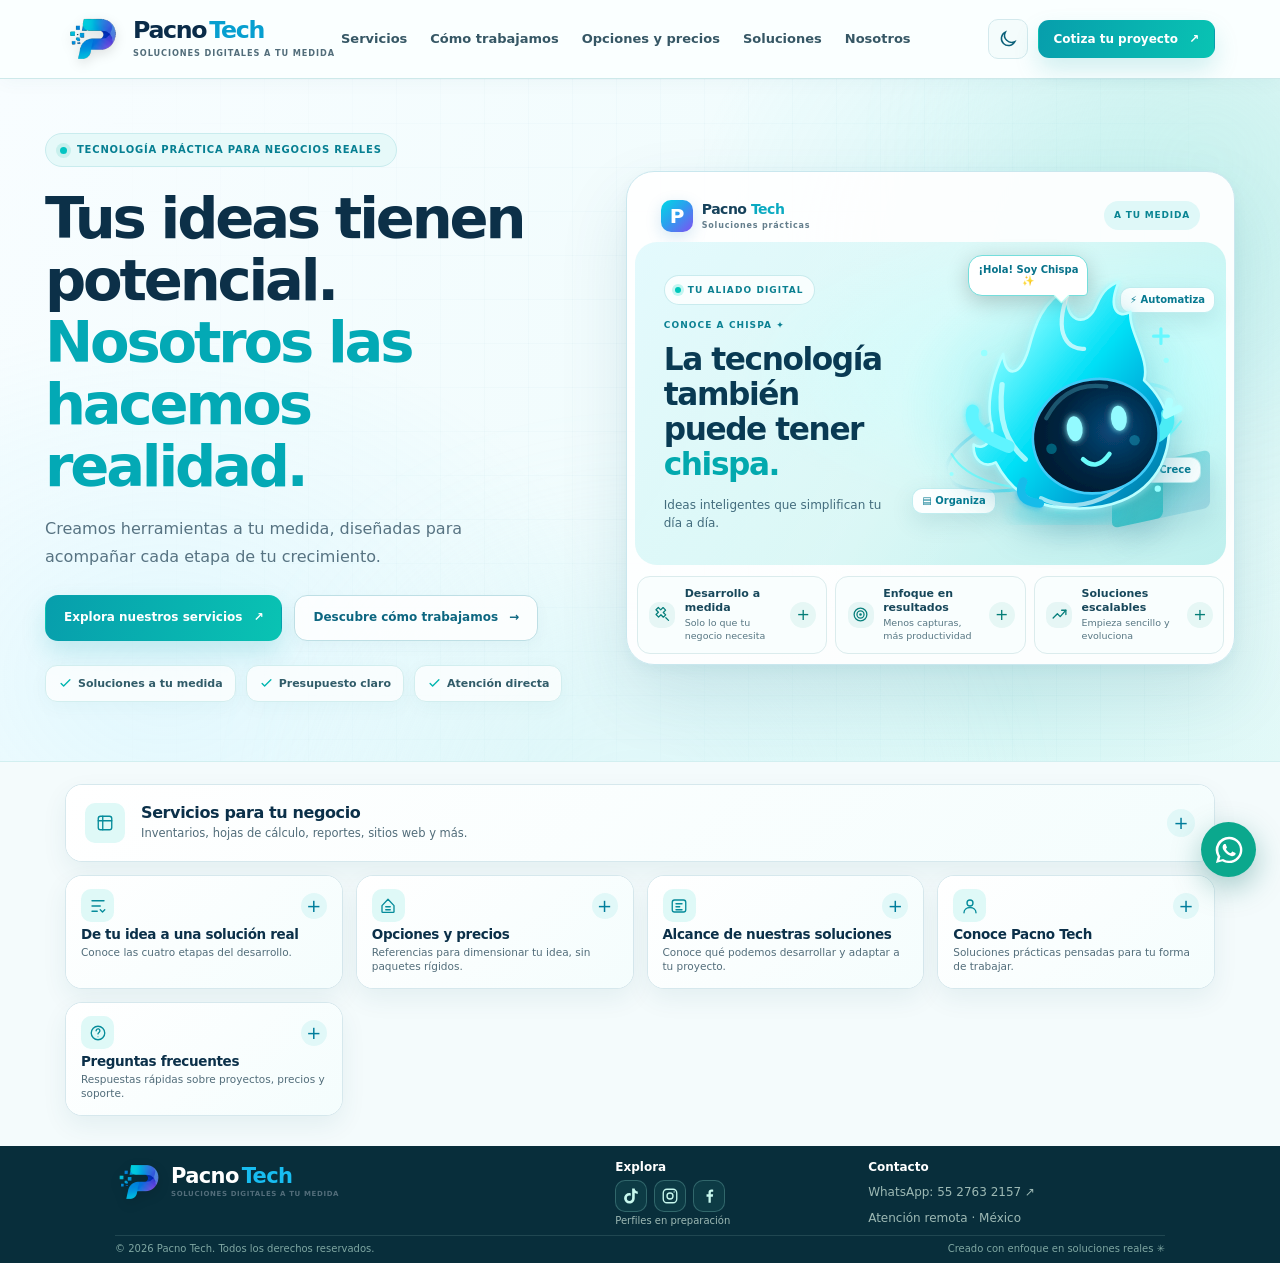
<file: index.html>
<!doctype html>
<html lang="es-MX">
<head>
  <meta charset="utf-8">
  <meta name="viewport" content="width=device-width, initial-scale=1">
  <meta name="theme-color" content="#0B3D4A">
  <meta name="pacnolo-version" content="7.3">
  <meta name="description" content="Pacno Tech: soluciones digitales para negocios, controles, inventarios, reportes, sitios web y automatización práctica.">
  <meta property="og:type" content="website">
  <meta property="og:title" content="Pacno Tech | Soluciones digitales a tu medida">
  <meta property="og:description" content="Herramientas prácticas para negocios: inventarios, automatización, sistemas administrativos, sitios web, reportes y soluciones a la medida.">
  <title>Pacno Tech | Soluciones prácticas para tu negocio</title>
  <link rel="icon" type="image/png" href="assets/favicon-pacno-p.png?v=5.5">
  <link rel="stylesheet" href="css/styles.css?v=5.4">
  <link rel="stylesheet" href="css/responsive.css?v=5.4">
  <link rel="stylesheet" href="css/brand-footer.css?v=5.6">
  <link rel="stylesheet" href="css/brand-phase1.css?v=6.0">
  <link rel="stylesheet" href="css/brand-phase2.css?v=7.1">
  <link rel="stylesheet" href="css/brand-mobile-compact.css?v=7.3">




  <script defer src="js/cotizaciones.js"></script>
  <script defer src="js/main.js?v=7.0"></script>
</head>
<body>
  <a class="skip-link" href="#contenido">Saltar al contenido</a>
<header class="site-header" id="inicio">
    <div class="container header-inner">
      <a class="brand" href="#inicio" aria-label="Pacno Tech, ir al inicio">
        <img src="assets/logo-pacno-p.png?v=5.5" alt="" width="56" height="56">
        <span class="brand-name">Pacno <span class="brand-accent">Tech</span><small>SOLUCIONES DIGITALES A TU MEDIDA</small></span>
      </a>
      <nav class="desktop-nav" aria-label="Navegación principal">
        <a href="#servicios">Servicios</a><a href="#proceso">Cómo trabajamos</a><a href="#paquetes">Opciones y precios</a><a href="#demos">Soluciones</a><a href="#nosotros">Nosotros</a>
      </nav>
      <div class="header-actions">
        <button class="icon-button theme-switch" id="theme-toggle" type="button" aria-label="Activar modo oscuro" title="Cambiar apariencia"><svg viewBox="0 0 24 24" fill="none" stroke="currentColor" stroke-width="1.8" aria-hidden="true"><path d="M20.2 15.2A8.5 8.5 0 0 1 8.8 3.8 8.5 8.5 0 1 0 20.2 15.2Z"/></svg></button>
        <a class="btn btn-primary btn-sm header-quote" href="#contacto">Cotiza tu proyecto <span aria-hidden="true">↗</span></a>
        <button class="icon-button menu-toggle" id="menu-toggle" type="button" aria-label="Abrir menú" aria-controls="mobile-menu" aria-expanded="false"><span></span><span></span><span></span></button>
      </div>
    </div>
    <nav class="mobile-nav" id="mobile-menu" aria-label="Navegación para móviles" hidden>
      <a href="#servicios">Servicios</a><a href="#proceso">Cómo trabajamos</a><a href="#paquetes">Opciones y precios</a><a href="#demos">Soluciones</a><a href="#nosotros">Nosotros</a><a href="#contacto">Cotizar por WhatsApp ↗</a>
    </nav>
  </header>

  <main id="contenido">
    <section class="hero-section" aria-labelledby="hero-title">
      <div class="hero-glow hero-glow-one"></div><div class="hero-glow hero-glow-two"></div>
      <div class="container hero-grid">
        <div class="hero-copy">
          <div class="eyebrow hero-eyebrow"><span class="pulse-dot"></span> Tecnología práctica para negocios reales</div>
          <h1 id="hero-title"><span class="hero-title-first">Tus ideas tienen potencial.</span> <em>Nosotros las hacemos realidad.</em></h1>
          <p class="hero-lead">Creamos herramientas a tu medida, diseñadas para acompañar cada etapa de tu crecimiento.</p>
          <div class="hero-buttons"><a href="#servicios" class="btn btn-primary btn-lg">Explora nuestros servicios <span aria-hidden="true">↗</span></a><a href="#proceso" class="btn btn-hero-outline btn-lg">Descubre cómo trabajamos <span aria-hidden="true">→</span></a></div>
          <div class="hero-highlights"><span><svg viewBox="0 0 24 24"><path d="m5 12 4 4L19 6"/></svg> Soluciones a tu medida</span><span><svg viewBox="0 0 24 24"><path d="m5 12 4 4L19 6"/></svg> Presupuesto claro</span><span><svg viewBox="0 0 24 24"><path d="m5 12 4 4L19 6"/></svg> Atención directa</span></div>
        </div>
        <div class="hero-visual hero-benefit-panel" aria-label="Ventajas de Pacno Tech">
          <div class="benefit-accordion-card">
            <div class="benefit-card-top"><span class="benefit-card-logo"><span class="benefit-card-icon">P</span><span>Pacno <b>Tech</b><small>Soluciones prácticas</small></span></span><span class="benefit-card-tag">A TU MEDIDA</span></div>
            <div class="benefit-card-intro chispa-intro">
              <div class="chispa-intro-copy">
<span class="chispa-live-badge"><span class="chispa-live-dot" aria-hidden="true"></span> TU ALIADO DIGITAL</span>
                <span class="eyebrow">CONOCE A CHISPA ✦</span>
                <h2>La tecnología también puede tener <em>chispa.</em></h2>
                <p>Ideas inteligentes que simplifican tu día a día.</p>
              </div>
              <div class="chispa-stage" id="chispa-stage">
<div class="chispa-visual-decor" aria-hidden="true">
  <span class="chispa-geometric-step step-one"></span>
  <span class="chispa-geometric-step step-two"></span>
  <span class="chispa-geometric-step step-three"></span>
  <span class="chispa-scene-chip scene-chip-a">⚡ Automatiza</span>
  <span class="chispa-scene-chip scene-chip-b">▤ Organiza</span>
  <span class="chispa-scene-chip scene-chip-c">↗ Crece</span>
</div>
                <div class="chispa-glow" aria-hidden="true"></div>
                <button class="chispa-touch" type="button" id="chispa-touch" aria-label="Saludar a Chispa, la mascota de Pacno Tech" title="¡Saluda a Chispa!">
                  <svg class="chispa-illustration" xmlns="http://www.w3.org/2000/svg" viewBox="0 0 260 250" role="img" aria-label="Chispa, pequeña llama turquesa sonriente con rostro azul oscuro">
                    <defs>
                      <linearGradient id="chispa-flame-gradient" x1="0" y1=".12" x2=".95" y2="1"><stop offset="0" stop-color="#E2FFFF"/><stop offset=".18" stop-color="#77F9FF"/><stop offset=".48" stop-color="#00DFF6"/><stop offset=".78" stop-color="#039DD2"/><stop offset="1" stop-color="#00759B"/></linearGradient>
                      <radialGradient id="chispa-face-gradient" cx=".65" cy=".48" r=".75"><stop stop-color="#094A7B"/><stop offset=".58" stop-color="#00243F"/><stop offset="1" stop-color="#001528"/></radialGradient>
                      <linearGradient id="chispa-orbit-gradient" x1="0" x2="1"><stop stop-color="#05A9E2" stop-opacity="0"/><stop offset=".36" stop-color="#30F4FA" stop-opacity=".95"/><stop offset=".75" stop-color="#B4FFFF"/><stop offset="1" stop-color="#0AE4FF" stop-opacity="0"/></linearGradient>
                      <filter id="chispa-blur"><feGaussianBlur stdDeviation="7"/></filter>
                      <filter id="chispa-soft-glow" x="-60%" y="-60%" width="220%" height="220%"><feGaussianBlur stdDeviation="3" result="blur"/><feMerge><feMergeNode in="blur"/><feMergeNode in="SourceGraphic"/></feMerge></filter>
                    </defs>
                    <ellipse class="chispa-ground" cx="137" cy="230" rx="57" ry="8" fill="#1CDBEA" opacity=".36" filter="url(#chispa-blur)"/>
                    <g class="chispa-ring"><ellipse cx="131" cy="157" rx="115" ry="39" transform="rotate(-18 131 157)" stroke="url(#chispa-orbit-gradient)" stroke-width="3" fill="none"/><path d="M26 173C54 223 188 217 244 142" fill="none" stroke="#58F9FC" opacity=".7" stroke-width="2" stroke-linecap="round"/></g>
                    <g class="chispa-flame-group" filter="url(#chispa-soft-glow)">
                      <path class="chispa-flame-body" d="M133 224 C99 223 79 202 68 181 C57 187 46 179 47 164 C58 172 69 156 63 141 C59 116 69 91 75 78 C77 101 91 100 99 74 C105 51 112 28 137 15 C130 48 155 55 164 31 C170 17 176 13 185 9 C174 35 184 45 196 38 C194 57 215 82 209 103 C231 124 240 151 225 184 C208 216 173 228 133 224 Z" fill="url(#chispa-flame-gradient)" stroke="#B9FFFF" stroke-width="2.5" stroke-linejoin="round"/>
                      <path d="M137 19C121 62 139 74 152 73" fill="none" stroke="#FFFFFF" stroke-width="4" opacity=".68" stroke-linecap="round"/>
                      <path d="M74 107 C70 141 78 162 96 178" fill="none" stroke="#CAFFFF" stroke-width="5" opacity=".78" stroke-linecap="round"/>
                      <path d="M111 215 C154 237 203 201 217 169" fill="none" stroke="#E7FFFF" stroke-width="4" opacity=".65" stroke-linecap="round"/>
                      <path d="M94 199 Q86 218 110 220" fill="none" stroke="#19BCEA" stroke-width="8" stroke-linecap="round"/>
                      <path class="chispa-hand-left" d="M80 166Q57 157 49 147Q44 140 46 132" fill="none" stroke="#5FF4FF" stroke-width="12" stroke-linecap="round"/>
                      <g class="chispa-hand-right"><path d="M214 160Q235 151 231 135" fill="none" stroke="#4CECF5" stroke-width="12" stroke-linecap="round"/><path d="M230 135l3-12M230 136l12-6" fill="none" stroke="#AFFFFF" stroke-width="7" stroke-linecap="round"/></g>
                      <ellipse cx="163" cy="156" rx="60" ry="54" transform="rotate(-13 163 156)" fill="url(#chispa-face-gradient)" stroke="#41CBF8" stroke-width="2.5"/>
                      <path d="M116 139q19-36 57-30" fill="none" stroke="#6FE8FF" opacity=".27" stroke-width="4" stroke-linecap="round"/>
                      <g class="chispa-eyes" fill="#93FAFF" filter="url(#chispa-soft-glow)"><ellipse cx="143" cy="149" rx="7.5" ry="12" transform="rotate(-6 143 149)"/><ellipse cx="185" cy="139" rx="7.5" ry="12" transform="rotate(-6 185 139)"/></g>
                      <path class="chispa-smile" d="M151 178q13 12 25-5" fill="none" stroke="#6AFBFA" stroke-width="4.4" stroke-linecap="round"/>
                      <circle cx="121" cy="168" r="5" fill="#11E6FF" opacity=".32"/><circle cx="200" cy="160" r="5" fill="#11E6FF" opacity=".28"/>
                    </g>
                    <g class="chispa-particles" fill="#97FFFF"><circle cx="57" cy="77" r="3.1"/><circle cx="230" cy="84" r="2.5"/><circle cx="26" cy="192" r="2"/><circle cx="222" cy="206" r="3"/><path d="M225 54v14m-7-7h14" stroke="#66F8FF" stroke-width="3" stroke-linecap="round"/></g>
                  </svg>
                </button>
                <span class="chispa-bubble" id="chispa-bubble" aria-live="polite">¡Hola! Soy Chispa ✨</span>
              </div>
            </div>
            <div class="hero-benefit-list" data-accordion-group>
              <details class="hero-benefit">
                <summary><span class="hero-benefit-no" aria-hidden="true"><svg aria-hidden="true" viewBox="0 0 24 24" fill="none" stroke="currentColor" stroke-width="1.8" stroke-linecap="round" stroke-linejoin="round"><path d="m9.5 5.5 3.3-3.3 3.6 3.6-3.3 3.3 3.4 3.4-3.3 3.3-3.4-3.4-3.3 3.3-3.6-3.6 3.3-3.3-3.4-3.4 3.3-3.3z"/><path d="m16.7 16.5 3.8 3.8"/></svg></span><span class="hero-benefit-heading"><strong>Desarrollo a medida</strong><small>Solo lo que tu negocio necesita</small></span><span class="hero-benefit-plus" aria-hidden="true">+</span></summary>
                <div class="hero-benefit-body"><p>Diseñamos funciones para tu operación, sin agregar herramientas que no necesitas.</p><div class="mini-flow" aria-hidden="true"><span>Tu necesidad</span><i>→</i><span class="mini-flow-done">Tu solución <b>✓</b></span></div></div>
              </details>
              <details class="hero-benefit">
                <summary><span class="hero-benefit-no" aria-hidden="true"><svg aria-hidden="true" viewBox="0 0 24 24" fill="none" stroke="currentColor" stroke-width="1.8" stroke-linecap="round" stroke-linejoin="round"><circle cx="12" cy="12" r="9"/><circle cx="12" cy="12" r="5"/><circle cx="12" cy="12" r="1"/></svg></span><span class="hero-benefit-heading"><strong>Enfoque en resultados</strong><small>Menos capturas, más productividad</small></span><span class="hero-benefit-plus" aria-hidden="true">+</span></summary>
                <div class="hero-benefit-body"><p>Automatizamos actividades repetitivas y hacemos más sencillo consultar tu información.</p><div class="mini-flow" aria-hidden="true"><span>Trabajo manual</span><i>→</i><span class="mini-flow-done">Más tiempo <b>✓</b></span></div></div>
              </details>
              <details class="hero-benefit">
                <summary><span class="hero-benefit-no" aria-hidden="true"><svg aria-hidden="true" viewBox="0 0 24 24" fill="none" stroke="currentColor" stroke-width="1.8" stroke-linecap="round" stroke-linejoin="round"><path d="M3 17 9 11l4 4 8-9"/><path d="M15 6h6v6"/></svg></span><span class="hero-benefit-heading"><strong>Soluciones escalables</strong><small>Empieza sencillo y evoluciona</small></span><span class="hero-benefit-plus" aria-hidden="true">+</span></summary>
                <div class="hero-benefit-body"><p>Arranca con lo esencial y agrega nuevas funciones cuando tu negocio lo requiera.</p><div class="mini-flow" aria-hidden="true"><span>Inicia</span><i>→</i><span class="mini-flow-done">Crece <b>↗</b></span></div></div>
              </details>
            </div>
          </div>
        </div>



      </div>
    </section>

    <div class="container pacno-section-hub" id="explora" aria-label="Explora los apartados de Pacno Tech"><div class="pacno-section-grid">
    <section class="section services-section" id="servicios" aria-labelledby="services-title">
      <div class="container"><details class="section-fold main-section-fold servicios" id="fold-servicios"><summary class="section-fold-summary" id="summary-servicios"><span class="fold-index" aria-hidden="true"><svg viewBox="0 0 24 24" fill="none" stroke="currentColor" stroke-width="1.8" stroke-linecap="round" stroke-linejoin="round"><rect x="3" y="3" width="18" height="18" rx="3"/><path d="M3 9h18M9 3v18"/></svg></span><strong id="services-title">Servicios para tu negocio</strong><span class="fold-description">Inventarios, hojas de cálculo, reportes, sitios web y más.</span><span class="fold-chevron" aria-hidden="true">+</span></summary><div class="section-fold-content servicios-content">
        <div class="services-showcase">
          <div class="services-showcase-intro">
            <span class="eyebrow">NUESTROS SERVICIOS</span>
            <h2 id="services-title-interior">Ideas que hacen tu trabajo <em>más sencillo.</em></h2>
            <p id="service-preview-description">Selecciona una solución para conocer sus beneficios y ver cómo podría funcionar en tu negocio.</p>
            <div class="service-media-stage" id="service-media-stage">
              <video class="service-preview-video" id="service-preview-video" muted playsinline loop controls preload="none" hidden aria-label="Video demostrativo de la solución seleccionada"></video><div class="service-video-choices" id="service-video-choices" hidden aria-label="Selecciona una demostración"><button type="button" class="service-video-choice is-current" data-demo="organizacion">Organización</button><button type="button" class="service-video-choice" data-demo="citas">Gestión de citas</button></div>
              <div class="service-preview-illustration" id="service-preview-illustration" data-scene="default" aria-hidden="true">
                <div class="service-illustration-icon" id="service-illustration-icon"><svg viewBox="0 0 24 24" fill="none" stroke="currentColor" stroke-width="1.5"><rect x="3" y="4" width="18" height="16" rx="3"/><path d="M7 15l4-5 4 3 3-5"/></svg></div>
                <span class="service-illustration-caption" id="service-illustration-caption">Soluciones que crecen contigo</span>
                <div class="service-illustration-scene" id="service-illustration-scene" aria-hidden="true"></div>
              </div>
              <div class="services-chispa-appearance" aria-label="Chispa te invita a conocer los servicios"><img src="assets/chispa.svg" width="110" height="110" alt="Chispa, mascota de Pacno Tech" loading="lazy"><span>¡Descubre lo que podemos crear!</span></div>
            </div>
            <div class="service-preview-meta" id="service-preview-meta" hidden>
              <div class="service-preview-chips" id="service-preview-chips"></div>
              <span class="service-preview-price" id="service-preview-price"></span>
            </div>
            <a href="#contacto" class="btn btn-service-main" id="service-preview-quote" data-quote-service="Proyecto personalizado">Hablemos de tu proyecto <span aria-hidden="true">↗</span></a>
          </div>
          <div class="services-showcase-accordion">
            <div class="services-accordion-top"><span>SOLUCIONES PARA TU DÍA A DÍA</span><span>Selecciona para ver los detalles</span></div>
            <div class="service-accordion" data-accordion-group>
          <details class="service-accordion-item">
            <summary>
              <span class="service-accordion-symbol" aria-hidden="true"><svg viewBox="0 0 24 24"><rect x="3" y="3" width="18" height="18" rx="3"/><path d="M3 9h18M9 3v18M15 9v12"/></svg></span>
              <span class="service-accordion-label"><strong>Hojas de cálculo, macros y automatización</strong></span>
              <span class="service-accordion-toggle" aria-hidden="true"></span>
            </summary>
            <div class="service-accordion-body"><p>Convierte archivos repetitivos en procesos sencillos: fórmulas, plantillas, macros, cruces de datos y reportes automáticos en Excel o Google Sheets.</p><div class="service-usecases" aria-label="Ejemplos de uso"><span>Excel y Sheets</span><span>Macros y fórmulas</span><span>Reportes automáticos</span></div><a class="service-simulation-link" href="simulaciones/hojas-calculo.html" target="_blank" rel="noopener">Probar simulación interactiva <span aria-hidden="true">↗</span></a><div class="service-accordion-bottom"><span class="service-price">Desde <strong>$1,500 MXN</strong></span><a class="btn btn-service-quote" href="#contacto" data-quote-service="Hojas de cálculo y automatización">Cotizar <span aria-hidden="true">↗</span></a></div></div>
          </details>
          <details class="service-accordion-item" >
            <summary>
              <span class="service-accordion-symbol" aria-hidden="true"><svg viewBox="0 0 24 24"><rect x="3" y="4" width="18" height="16" rx="2"/><path d="M3 9h18M8 14h3m-3 3h6"/></svg></span>
              <span class="service-accordion-label"><strong>Inventarios y sistemas administrativos</strong></span>
              <span class="service-accordion-toggle" aria-hidden="true"></span>
            </summary>
            <div class="service-accordion-body"><p>Lleva el control de productos, entradas y salidas, ventas, clientes, pedidos, actividades o personal desde una herramienta diseñada para tu operación.</p><div class="service-usecases" aria-label="Ejemplos de uso"><span>Control de inventarios</span><span>Ventas y pedidos</span><span>Seguimiento de tareas</span></div><a class="service-simulation-link" href="simulaciones/inventarios.html" target="_blank" rel="noopener">Probar simulación interactiva <span aria-hidden="true">↗</span></a><div class="service-accordion-bottom"><span class="service-price">Desde <strong>$3,500 MXN</strong></span><a class="btn btn-service-quote" href="#contacto" data-quote-service="Sistema administrativo">Cotizar <span aria-hidden="true">↗</span></a></div></div>
          </details>
          <details class="service-accordion-item" >
            <summary>
              <span class="service-accordion-symbol" aria-hidden="true"><svg viewBox="0 0 24 24"><path d="M4 19V6m0 13h17M8 15l4-5 3 2 5-7"/><circle cx="20" cy="5" r="1"/></svg></span>
              <span class="service-accordion-label"><strong>Tableros ejecutivos y proyecciones</strong></span>
              <span class="service-accordion-toggle" aria-hidden="true"></span>
            </summary>
            <div class="service-accordion-body"><p>Consulta ventas, gastos, metas, productividad y resultados en tableros visuales. Compara periodos, detecta tendencias y prepara proyecciones para planear mejor.</p><div class="service-usecases" aria-label="Ejemplos de uso"><span>Indicadores clave</span><span>Comparativos</span><span>Proyecciones</span></div><a class="service-simulation-link" href="simulaciones/tableros.html" target="_blank" rel="noopener">Probar simulación interactiva <span aria-hidden="true">↗</span></a><div class="service-accordion-bottom"><span class="service-price">Desde <strong>$2,500 MXN</strong></span><a class="btn btn-service-quote" href="#contacto" data-quote-service="Tableros y reportes">Cotizar <span aria-hidden="true">↗</span></a></div></div>
          </details>
          <details class="service-accordion-item" >
            <summary>
              <span class="service-accordion-symbol" aria-hidden="true"><svg viewBox="0 0 24 24"><rect x="2.5" y="4" width="19" height="14" rx="2"/><path d="M8 21h8m-4-3v3M2.5 9h19"/></svg></span>
              <span class="service-accordion-label"><strong>Páginas web y portales digitales</strong></span>
              <span class="service-accordion-toggle" aria-hidden="true"></span>
            </summary>
            <div class="service-accordion-body"><p>Haz visible tu negocio con una página profesional, catálogo de productos, formulario de contacto o portal de consulta. Diseño adaptable a celular y computadora.</p><div class="service-usecases" aria-label="Ejemplos de uso"><span>Páginas de negocio</span><span>Catálogos</span><span>Portales privados</span></div><a class="service-simulation-link" href="simulaciones/paginas-web.html" target="_blank" rel="noopener">Probar simulación interactiva <span aria-hidden="true">↗</span></a><div class="service-accordion-bottom"><span class="service-price">Desde <strong>$2,500 MXN</strong></span><a class="btn btn-service-quote" href="#contacto" data-quote-service="Página o portal web">Cotizar <span aria-hidden="true">↗</span></a></div></div>
          </details>
          <details class="service-accordion-item" >
            <summary>
              <span class="service-accordion-symbol" aria-hidden="true"><svg viewBox="0 0 24 24"><ellipse cx="12" cy="5" rx="8" ry="3"/><path d="M4 5v7c0 1.7 3.6 3 8 3s8-1.3 8-3V5M4 12v7c0 1.7 3.6 3 8 3s8-1.3 8-3v-7"/></svg></span>
              <span class="service-accordion-label"><strong>Bases de datos y Microsoft Access</strong></span>
              <span class="service-accordion-toggle" aria-hidden="true"></span>
            </summary>
            <div class="service-accordion-body"><p>Organiza tus registros en Access, SQL Server u otras bases de datos. Creamos formularios, búsquedas y reportes, o mejoramos y conectamos lo que ya utilizas.</p><div class="service-usecases" aria-label="Ejemplos de uso"><span>Microsoft Access</span><span>Formularios</span><span>Consultas y reportes</span></div><a class="service-simulation-link" href="simulaciones/bases-datos.html" target="_blank" rel="noopener">Probar simulación interactiva <span aria-hidden="true">↗</span></a><div class="service-accordion-bottom"><span class="service-price"><strong>Cotización a medida</strong></span><a class="btn btn-service-quote" href="#contacto" data-quote-service="Bases de datos, Access y SQL">Cotizar <span aria-hidden="true">↗</span></a></div></div>
          </details>
          <details class="service-accordion-item">
            <summary>
              <span class="service-accordion-symbol" aria-hidden="true"><svg viewBox="0 0 24 24" fill="none" stroke="currentColor" stroke-width="1.7" stroke-linecap="round" stroke-linejoin="round"><rect x="3" y="4" width="18" height="16" rx="2"/><path d="M7 9h6M7 13h4M15 12h5M17.5 9.5v5"/></svg></span>
              <span class="service-accordion-label"><strong>Gestión de sistemas clínicos</strong></span>
              <span class="service-accordion-toggle" aria-hidden="true"></span>
            </summary>
            <div class="service-accordion-body"><p>Soluciones para consultorios y clínicas: agenda de citas, recordatorios por WhatsApp, expedientes e historia clínica, seguimiento de diagnósticos y consulta de estudios y resultados de laboratorio. Las funciones se adaptan al proyecto y a los controles de privacidad que se necesiten.</p><div class="service-usecases" aria-label="Ejemplos de uso"><span>Citas y recordatorios</span><span>Historia clínica</span><span>Resultados y diagnósticos</span></div><a class="service-simulation-link" href="simulaciones/sistemas-clinicos.html" target="_blank" rel="noopener">Probar simulación interactiva <span aria-hidden="true">↗</span></a><div class="service-accordion-bottom"><span class="service-price"><strong>Cotización a medida</strong></span><a class="btn btn-service-quote" href="#contacto" data-quote-service="Gestión de sistemas clínicos">Cotizar <span aria-hidden="true">↗</span></a></div></div>
          </details>
          <details class="service-accordion-item">
            <summary>
              <span class="service-accordion-symbol" aria-hidden="true"><svg viewBox="0 0 24 24" fill="none" stroke="currentColor" stroke-width="1.7" stroke-linecap="round" stroke-linejoin="round"><rect x="3" y="3" width="18" height="18" rx="2"/><path d="M7 8h10M7 12h6M7 16h10"/></svg></span>
              <span class="service-accordion-label"><strong>Presentaciones y proyectos escolares</strong></span>
              <span class="service-accordion-toggle" aria-hidden="true"></span>
            </summary>
            <div class="service-accordion-body"><p>Preparamos presentaciones claras, plantillas, formatos y material visual. También apoyamos proyectos escolares con prototipos, organización de datos y asesoría práctica.</p><div class="service-usecases" aria-label="Ejemplos de uso"><span>PowerPoint y Word</span><span>Formatos</span><span>Prototipos escolares</span></div><a class="service-simulation-link" href="simulaciones/presentaciones.html" target="_blank" rel="noopener">Probar simulación interactiva <span aria-hidden="true">↗</span></a><div class="service-accordion-bottom"><span class="service-price"><strong>Cotización a medida</strong></span><a class="btn btn-service-quote" href="#contacto" data-quote-service="Documentos y presentaciones">Cotizar <span aria-hidden="true">↗</span></a></div></div>
          </details>
          <details class="service-accordion-item custom" >
            <summary>
              <span class="service-accordion-symbol" aria-hidden="true"><svg viewBox="0 0 24 24"><path d="m12 2 1.8 5.8L20 10l-6.2 2.2L12 18l-1.8-5.8L4 10l6.2-2.2L12 2ZM19 17l.7 2.3L22 20l-2.3.7L19 23l-.7-2.3L16 20l2.3-.7L19 17Z"/></svg></span>
              <span class="service-accordion-label"><strong>¿Necesitas algo diferente?</strong></span>
              <span class="service-accordion-toggle" aria-hidden="true"></span>
            </summary>
            <div class="service-accordion-body"><p>Explícanos qué necesitas resolver. Podemos adaptar una hoja de cálculo, mejorar tu sistema actual o crear una solución a medida, desde una idea sencilla hasta un proyecto mayor.</p><div class="service-usecases" aria-label="Ejemplos de uso"><span>Proyecto personalizado</span><span>Mejoras a sistemas</span><span>Orientación inicial</span></div><div class="service-accordion-bottom"><span class="service-price"><strong>Proyecto personalizado</strong></span><a class="btn btn-service-quote" href="#contacto" data-quote-service="Proyecto personalizado">Platiquemos <span aria-hidden="true">↗</span></a></div></div>
          </details>
            </div>
              <div class="service-demo-discovery">
                <div class="service-demo-discovery-copy"><strong>Explora nuestras demostraciones</strong><p>Prueba pantallas y funciones con información ficticia, sin registrarte. Puedes cambiar entre modo día y noche, interactuar con controles y abrir ejemplos reales de cada servicio.</p></div>
                <div class="service-demo-discovery-points" aria-label="Ventajas de las simulaciones">
                  <span>7 ejemplos</span><span>Interactivas</span><span>Sin registro</span><span>Día / noche</span>
                </div>
                <div class="service-demo-discovery-links">
                  <a href="simulaciones/hojas-calculo.html" target="_blank" rel="noopener">Hojas de cálculo ↗</a>
                  <a href="simulaciones/inventarios.html" target="_blank" rel="noopener">Inventarios ↗</a>
                  <a href="simulaciones/tableros.html" target="_blank" rel="noopener">Tableros ↗</a>
                  <a class="service-demo-main-link" href="simulaciones/hojas-calculo.html" target="_blank" rel="noopener">Abrir ejemplos ↗</a>
                </div>
              </div><div class="service-quote-cta" id="service-quote-cta" aria-labelledby="service-quote-cta-title">
                <div class="service-quote-cta-copy">
                  <span class="service-quote-cta-kicker">COTIZACIÓN PERSONALIZADA</span>
                  <h3 id="service-quote-cta-title">¿Listo para dar el siguiente paso?</h3>
                  <p>Cuéntanos tu idea y recibe atención directa por WhatsApp, sin compromiso.</p>
                </div>
                <button type="button" class="service-quote-open" id="service-quote-open" aria-label="Abrir formulario completo de cotización">
                  Abrir cotización <span aria-hidden="true">↗</span>
                </button>
              </div>
          </div>
        </div>
      </div></details></div></section>

    <section class="section process-section" id="proceso" aria-labelledby="process-title"><div class="container"><details class="section-fold main-section-fold" id="fold-proceso"><summary class="section-fold-summary"><span class="fold-index" aria-hidden="true"><svg aria-hidden="true" viewBox="0 0 24 24" fill="none" stroke="currentColor" stroke-width="1.8" stroke-linecap="round" stroke-linejoin="round"><path d="M4 5h16M4 12h11M4 19h7"/><path d="m15 17 3 3 3-3"/></svg></span><strong>De tu idea a una solución real</strong><span class="fold-description">Conoce las cuatro etapas del desarrollo.</span><b class="fold-chevron" aria-hidden="true">+</b></summary><div class="section-fold-content process-grid"><div class="process-copy"><span class="eyebrow section-eyebrow">TRABAJAR CON NOSOTROS</span><h2 id="process-title">De tu idea a una <span>solución funcionando.</span></h2><p>Sin tecnicismos innecesarios. Primero entendemos tu problema, luego definimos qué construir y finalmente lo ponemos a prueba contigo.</p><div class="process-chispa-feature"><img src="assets/chispa.svg" alt="Chispa, mascota de Pacno Tech, saludando" width="126" height="126" loading="lazy"><div class="process-chispa-say"><strong>¡Hola! Soy Chispa</strong><span>Te acompaño desde la primera idea hasta la solución final.</span></div></div><a href="#contacto" class="btn btn-primary">Empezar mi proyecto ↗</a></div><div class="process-steps process-accordion" data-accordion-group><details class="process-step" open><summary><span class="step-number" aria-hidden="true"><svg aria-hidden="true" viewBox="0 0 24 24" fill="none" stroke="currentColor" stroke-width="1.8" stroke-linecap="round" stroke-linejoin="round"><path d="M8 13h8M8 9h8M8 17h5"/><rect x="4" y="3" width="16" height="18" rx="2"/></svg></span><h3>Nos cuentas qué necesitas</h3><span class="accordion-indicator" aria-hidden="true"></span></summary><div class="process-answer"><p>Explica el problema actual, cómo trabajas y qué te gustaría mejorar.</p></div></details><details class="process-step" ><summary><span class="step-number" aria-hidden="true"><svg aria-hidden="true" viewBox="0 0 24 24" fill="none" stroke="currentColor" stroke-width="1.8" stroke-linecap="round" stroke-linejoin="round"><path d="m3 17 4 4 14-14-4-4L3 17z"/><path d="m14 6 4 4"/></svg></span><h3>Definimos el alcance</h3><span class="accordion-indicator" aria-hidden="true"></span></summary><div class="process-answer"><p>Te compartimos una propuesta de funciones, precio y tiempo estimado.</p></div></details><details class="process-step" ><summary><span class="step-number" aria-hidden="true"><svg aria-hidden="true" viewBox="0 0 24 24" fill="none" stroke="currentColor" stroke-width="1.8" stroke-linecap="round" stroke-linejoin="round"><path d="m7 7-5 5 5 5M17 7l5 5-5 5M14 5l-4 14"/></svg></span><h3>Desarrollamos y probamos</h3><span class="accordion-indicator" aria-hidden="true"></span></summary><div class="process-answer"><p>Construimos lo acordado y revisamos juntos los resultados.</p></div></details><details class="process-step" ><summary><span class="step-number" aria-hidden="true"><svg aria-hidden="true" viewBox="0 0 24 24" fill="none" stroke="currentColor" stroke-width="1.8" stroke-linecap="round" stroke-linejoin="round"><rect x="3" y="4" width="18" height="16" rx="2"/><path d="m7 12 3 3 7-7"/></svg></span><h3>Entregamos y te explicamos</h3><span class="accordion-indicator" aria-hidden="true"></span></summary><div class="process-answer"><p>Te mostramos cómo usar la solución y resolvemos dudas sobre la entrega.</p></div></details></div></div></details></div></section>

    <section class="section pricing-section" id="paquetes" aria-labelledby="pricing-title"><div class="container"><details class="section-fold main-section-fold" id="fold-paquetes"><summary class="section-fold-summary"><span class="fold-index" aria-hidden="true"><svg aria-hidden="true" viewBox="0 0 24 24" fill="none" stroke="currentColor" stroke-width="1.8" stroke-linecap="round" stroke-linejoin="round"><path d="M4 11.5 12 3l8 8.5v8a1 1 0 0 1-1 1H5a1 1 0 0 1-1-1z"/><path d="M9 17h6M9 13h6"/></svg></span><strong>Opciones y precios</strong><span class="fold-description">Referencias para dimensionar tu idea, sin paquetes rígidos.</span><b class="fold-chevron" aria-hidden="true">+</b></summary><div class="section-fold-content"><div class="section-heading centered"><span class="eyebrow section-eyebrow">PUNTOS DE PARTIDA FLEXIBLES</span><h2 id="pricing-title">Un proyecto a tu medida. <span>Sin complicaciones.</span></h2><p>Estas opciones ayudan a estimar el tamaño del proyecto. No tienes que elegir un paquete: definimos una propuesta según lo que necesitas.</p></div><div class="pricing-grid">
      <article class="price-card"><div class="price-top"><span class="price-label">INICIO</span><h3>Solución rápida</h3><p>Para resolver una tarea concreta sin desarrollar un sistema complejo.</p><div class="price-amount">$1,500 <span>MXN desde</span></div></div><ul><li>Automatización o reporte pequeño</li><li>Alcance específico y definido</li><li>Entrega del archivo o herramienta</li><li>Explicación básica de uso</li></ul><a href="#contacto" class="btn btn-outline full" data-quote-service="Paquete Inicio - Solución rápida">Solicitar cotización ↗</a></article>
      <article class="price-card popular"><div class="popular-ribbon">IDEAL PARA NEGOCIOS</div><div class="price-top"><span class="price-label">CRECIMIENTO</span><h3>Control de tu negocio</h3><p>Para organizar procesos y dejar de depender de múltiples archivos.</p><div class="price-amount">$3,500 <span>MXN desde</span></div></div><ul><li>Sistema sencillo a medida</li><li>Funciones básicas de registro</li><li>Consulta y filtros de información</li><li>Orientación para su uso</li></ul><a href="#contacto" class="btn btn-primary full" data-quote-service="Paquete Crecimiento - Control de negocio">Quiero este paquete ↗</a></article>
      <article class="price-card"><div class="price-top"><span class="price-label">EMPRESA</span><h3>Proyecto personalizado</h3><p>Para integrar varios procesos, fuentes de datos o usuarios.</p><div class="price-amount custom-price">A medida</div></div><ul><li>Levantamiento de necesidades</li><li>Diseño de módulos y etapas</li><li>Integraciones según viabilidad</li><li>Propuesta de soporte opcional</li></ul><a href="#contacto" class="btn btn-outline full" data-quote-service="Paquete Empresa - Proyecto personalizado">Platicar mi proyecto ↗</a></article>
    </div><p class="pricing-notice">Precios de referencia, no cotizaciones definitivas. Funciones, tiempos, hospedaje, licencias y mantenimiento se acuerdan por separado según cada proyecto.</p></div></details></div></section>

    <section class="section demos-section" id="demos" aria-labelledby="demos-title">
      <div class="container">
        <details class="section-fold main-section-fold" id="fold-demos">
          <summary class="section-fold-summary"><span class="fold-index" aria-hidden="true"><svg viewBox="0 0 24 24" fill="none" stroke="currentColor" stroke-width="1.8" stroke-linecap="round" stroke-linejoin="round" aria-hidden="true"><rect x="3" y="4" width="18" height="16" rx="3"/><path d="M8 9h8M8 13h5M8 17h8"/></svg></span><strong>Alcance de nuestras soluciones</strong><span class="fold-description">Conoce qué podemos desarrollar y adaptar a tu proyecto.</span><span class="fold-chevron" aria-hidden="true">+</span></summary>
          <div class="section-fold-content solution-fold-content">
            <div class="solutions-intro"><span class="eyebrow section-eyebrow">POSIBILIDADES PARA TU NEGOCIO</span><h2 id="demos-title">Una solución que se ajusta <span>a lo que necesitas.</span></h2><p>Estos son ejemplos del alcance que puede tener un proyecto. No son sistemas prediseñados ni demostraciones con datos ficticios: las funciones se definen según tu forma de trabajar.</p></div>
            <div class="solution-scope-grid">
              <article class="solution-scope-card"><div class="solution-scope-icon" aria-hidden="true">▦</div><div class="solution-scope-copy"><span class="solution-scope-kicker">CONTROL OPERATIVO</span><h3>Inventarios y ventas</h3><p>Ten claridad sobre los productos, movimientos y necesidades de tu negocio.</p><ul><li>Entradas, salidas y existencias</li><li>Alertas de stock y reportes de movimientos</li><li>Productos, sucursales y seguimiento de ventas</li></ul><a href="#contacto" data-quote-service="Sistema administrativo">Consultar una solución de inventario <span aria-hidden="true">↗</span></a></div></article>
              <article class="solution-scope-card"><div class="solution-scope-icon" aria-hidden="true">▧</div><div class="solution-scope-copy"><span class="solution-scope-kicker">ORGANIZACIÓN Y SEGUIMIENTO</span><h3>Sistemas administrativos</h3><p>Centraliza actividades que hoy llevas por separado, en papel o en distintos archivos.</p><ul><li>Clientes, proveedores y registros internos</li><li>Folio, responsables, estatus y alertas</li><li>Permisos, historial y seguimiento</li></ul><a href="#contacto" data-quote-service="Sistema administrativo">Consultar un sistema administrativo <span aria-hidden="true">↗</span></a></div></article>
              <article class="solution-scope-card"><div class="solution-scope-icon" aria-hidden="true">▥</div><div class="solution-scope-copy"><span class="solution-scope-kicker">VISIÓN DEL NEGOCIO</span><h3>Tableros ejecutivos y proyecciones</h3><p>Transforma registros en indicadores claros para tomar decisiones.</p><ul><li>Indicadores de ventas, metas y productividad</li><li>Comparativos por fecha, área o sucursal</li><li>Proyecciones y reportes descargables</li></ul><a href="#contacto" data-quote-service="Tableros y reportes">Consultar un tablero ejecutivo <span aria-hidden="true">↗</span></a></div></article>
              <article class="solution-scope-card"><div class="solution-scope-icon" aria-hidden="true">▤</div><div class="solution-scope-copy"><span class="solution-scope-kicker">MENOS TAREAS REPETITIVAS</span><h3>Hojas de cálculo, macros y Access</h3><p>Aprovecha los archivos que ya utilizas sin rehacer todo desde cero.</p><ul><li>Consolidación y validación de información</li><li>Automatización de procesos y macros</li><li>Formularios y bases de datos Access u otras</li></ul><a href="#contacto" data-quote-service="Hojas de cálculo y automatización">Consultar una automatización <span aria-hidden="true">↗</span></a></div></article>
              <article class="solution-scope-card"><div class="solution-scope-icon" aria-hidden="true">▣</div><div class="solution-scope-copy"><span class="solution-scope-kicker">PRESENCIA Y ACCESO</span><h3>Páginas y portales web</h3><p>Presenta tu negocio o permite que tu equipo consulte información desde un portal.</p><ul><li>Páginas informativas y catálogos</li><li>Formularios y solicitudes en línea</li><li>Accesos y áreas de consulta interna</li></ul><a href="#contacto" data-quote-service="Página o portal web">Consultar un proyecto web <span aria-hidden="true">↗</span></a></div></article>
              <article class="solution-scope-card"><div class="solution-scope-icon" aria-hidden="true">✧</div><div class="solution-scope-copy"><span class="solution-scope-kicker">IDEAS Y APRENDIZAJE</span><h3>Presentaciones y proyectos escolares</h3><p>Da estructura a tus ideas y presenta tus resultados de forma clara.</p><ul><li>Presentaciones y visualización de datos</li><li>Prototipos y proyectos académicos</li><li>Organización de información y reportes</li></ul><a href="#contacto" data-quote-service="Documentos y presentaciones">Consultar un proyecto <span aria-hidden="true">↗</span></a></div></article>
            </div>
            <div class="portfolio-next"><span class="portfolio-next-icon" aria-hidden="true">↗</span><div><span class="solution-scope-kicker">PRÓXIMA ETAPA</span><h3>Proyectos realizados</h3><p>Más adelante incluiremos aquí enlaces a proyectos que podamos mostrar, para que conozcas ejemplos reales de nuestro trabajo. Por ahora, exploremos lo que podemos crear para ti.</p></div><a class="btn btn-primary btn-sm" href="#contacto" data-quote-service="Proyecto personalizado">Cuéntanos tu idea ↗</a></div>
          </div>
        </details>
      </div>
    </section>

    <section class="section about-section" id="nosotros" aria-labelledby="about-title"><div class="container"><details class="section-fold main-section-fold nosotros" id="fold-nosotros"><summary class="section-fold-summary" id="summary-nosotros"><span class="fold-index" aria-hidden="true"><svg viewBox="0 0 24 24" fill="none" stroke="currentColor" stroke-width="1.8" stroke-linecap="round" stroke-linejoin="round"><circle cx="12" cy="8" r="4"/><path d="M4 21c0-4.2 3.4-7 8-7s8 2.8 8 7"/></svg></span><strong id="about-title">Conoce Pacno Tech</strong><span class="fold-description">Soluciones prácticas pensadas para tu forma de trabajar.</span><span class="fold-chevron" aria-hidden="true">+</span></summary><div class="section-fold-content nosotros-content"><div class="about-card"><div class="about-mark"><img src="assets/logo-pacno-p.png?v=5.5" alt="" width="100" height="100"><span>SOLUCIONES A TU MEDIDA</span></div><div><span class="eyebrow">CONOCE PACNO TECH</span><h2 id="about-title-interior">Menos tareas repetitivas. <span>Más tiempo para lo importante.</span></h2><p>En Pacno Tech ayudamos a negocios, profesionales y estudiantes a convertir ideas y procesos complicados en herramientas claras y fáciles de usar. Ya sea organizar un inventario, automatizar reportes, crear una página web o preparar un proyecto, buscamos que la tecnología te ayude en lugar de darte más trabajo.</p><p class="about-promise">Primero entendemos lo que necesitas; después proponemos una solución útil, a tu medida y sin funciones innecesarias.</p><div class="about-benefits" aria-label="Nuestra forma de trabajar"><span>✓ Escuchamos tu idea</span><span>✓ Simplificamos tus procesos</span><span>✓ Diseñamos para ti</span></div></div></div></div></details></div></section>

    <section class="section faq-section" aria-labelledby="faq-title"><div class="container"><details class="section-fold main-section-fold preguntas" id="fold-preguntas"><summary class="section-fold-summary" id="summary-preguntas"><span class="fold-index" aria-hidden="true"><svg viewBox="0 0 24 24" fill="none" stroke="currentColor" stroke-width="1.8" stroke-linecap="round" stroke-linejoin="round"><circle cx="12" cy="12" r="9"/><path d="M9.5 9a2.5 2.5 0 1 1 4.4 1.6c-.5.7-1.9 1.3-1.9 2.6"/><circle cx="12" cy="17" r=".7" fill="currentColor" stroke="none"/></svg></span><strong id="faq-title">Preguntas frecuentes</strong><span class="fold-description">Respuestas rápidas sobre proyectos, precios y soporte.</span><span class="fold-chevron" aria-hidden="true">+</span></summary><div class="section-fold-content preguntas-content"><div class="faq-grid"><div><span class="eyebrow section-eyebrow">PREGUNTAS FRECUENTES</span><h2 id="faq-title-interior">Todo claro <span>desde el principio.</span></h2><p>Si tienes otra pregunta, puedes escribirnos directamente por WhatsApp.</p><a class="simple-link" href="https://wa.me/525527632157" target="_blank" rel="noopener noreferrer">Hablar por WhatsApp ↗</a></div><div class="faq-list"><details><summary>¿Necesito saber de programación para contratar? <span>+</span></summary><p>No. Cuéntanos qué haces actualmente y qué te gustaría mejorar. Traducimos tus necesidades a una propuesta comprensible.</p></details><details><summary>¿Cuánto tarda el desarrollo? <span>+</span></summary><p>Depende de las funciones y la información disponible. Una automatización pequeña puede requerir pocos días; sistemas más amplios necesitan un calendario acordado.</p></details><details><summary>¿Los precios que aparecen son finales? <span>+</span></summary><p>No, son precios iniciales de referencia. El monto final se establece después de acordar alcance, entregables y condiciones.</p></details><details><summary>¿Puedo solicitar cambios durante el proyecto? <span>+</span></summary><p>Sí. Revisamos el cambio y, si modifica el alcance original, te indicamos su efecto en costo y tiempo antes de realizarlo.</p></details><details><summary>¿El hospedaje o soporte están incluidos? <span>+</span></summary><p>No se incluyen automáticamente. Si tu sistema necesita servidor, dominio, mantenimiento o soporte recurrente, se cotizan por separado.</p></details></div></div></div></details></div></section>
    </div></div>

    <section class="section contact-section contact-modal-anchor" id="contacto" aria-labelledby="contact-title"><div class="container"><details class="section-fold main-section-fold contacto" id="fold-contacto"><summary class="section-fold-summary" id="summary-contacto"><span class="fold-index" aria-hidden="true"><svg viewBox="0 0 24 24" fill="none" stroke="currentColor" stroke-width="1.8" stroke-linecap="round" stroke-linejoin="round"><path d="M4 4h16v12H8l-4 4V4z"/><path d="M8 9h8M8 12h6"/></svg></span><strong id="contact-title">Cotiza tu proyecto</strong><span class="fold-description">Cuéntanos qué necesitas y recibe atención por WhatsApp.</span><span class="fold-chevron" aria-hidden="true">+</span></summary><div class="section-fold-content contacto-content"><div class="contact-grid"><div class="contact-copy"><span class="eyebrow contact-eyebrow">HABLEMOS DE TU IDEA</span><h2 id="contact-title-interior">El siguiente paso de tu negocio <em>puede empezar hoy.</em></h2><p>Cuéntanos qué quieres resolver. Prepararemos un mensaje para que puedas enviarlo por WhatsApp sin crear una cuenta.</p><div class="contact-benefits"><div><span>✓</span> Cuéntanos tu necesidad sin compromiso</div><div><span>✓</span> Atención directa por WhatsApp</div><div><span>✓</span> Propuesta según el alcance de tu proyecto</div></div><a class="contact-phone" href="https://wa.me/525527632157" target="_blank" rel="noopener noreferrer"><span class="wa-icon">◉</span><span><small>CONTÁCTANOS DIRECTAMENTE</small><strong>55 2763 2157</strong></span><span aria-hidden="true">↗</span></a></div>
      <div class="contact-form-card"><div class="form-card-top"><div><h3>Solicita una cotización</h3><p>Llena los datos y abre el mensaje en WhatsApp.</p></div><span class="form-sparkle">✳</span></div><form id="quote-form"><div class="form-row"><label>Tu nombre <span class="required">*</span><input type="text" name="nombre" id="quote-name" placeholder="¿Cómo te llamas?" maxlength="70" required autocomplete="name"></label><label>Nombre de tu negocio <input type="text" name="negocio" id="quote-business" placeholder="Nombre de tu empresa (opcional)" maxlength="90" autocomplete="organization"></label></div><label>¿Qué servicio necesitas? <span class="required">*</span><select name="servicio" id="quote-service" required><option value="" disabled selected>Selecciona un servicio</option><option value="Hojas de cálculo y automatización">Hojas de cálculo, Excel, Sheets y macros</option><option value="Documentos y presentaciones">Presentaciones y proyectos escolares</option><option value="Sistema administrativo">Inventarios y sistemas administrativos</option><option value="Tableros y reportes">Tableros ejecutivos y proyecciones</option><option value="Página o portal web">Página o portal web</option><option value="Bases de datos, Access y SQL">Bases de datos y Microsoft Access</option><option value="Gestión de sistemas clínicos">Gestión de sistemas clínicos</option><option value="Sistema de solicitudes y seguimiento">Solicitudes y seguimiento</option><option value="Paquete Inicio - Solución rápida">Paquete Inicio</option><option value="Paquete Crecimiento - Control de negocio">Paquete Crecimiento</option><option value="Paquete Empresa - Proyecto personalizado">Paquete Empresa</option><option value="Proyecto personalizado">Otro proyecto</option></select></label><label>Cuéntanos qué necesitas <span class="required">*</span><textarea name="detalle" id="quote-detail" placeholder="Por ejemplo: necesito controlar mi inventario, automatizar hojas de cálculo, crear un tablero, hacer una página web o preparar una presentación..." maxlength="1200" rows="4" required></textarea></label><label>¿Para cuándo lo necesitas?<select name="plazo" id="quote-timeline"><option value="Lo antes posible">Lo antes posible</option><option value="En las próximas semanas">En las próximas semanas</option><option value="Sin fecha definida">Sin fecha definida</option></select></label><button type="submit" class="btn btn-whatsapp full"><svg viewBox="0 0 24 24" fill="currentColor" aria-hidden="true"><path d="M12.04 2A9.92 9.92 0 0 0 3.5 17l-1.3 4.7 4.8-1.26a9.92 9.92 0 1 0 5.04-18.44Zm0 18.05a8.08 8.08 0 0 1-4.12-1.13l-.3-.18-2.83.74.76-2.76-.2-.31a8.1 8.1 0 1 1 6.69 3.64Zm4.43-6.05c-.24-.12-1.42-.7-1.64-.78-.22-.08-.38-.12-.54.12-.16.23-.62.78-.76.94-.14.16-.28.18-.52.06-.24-.12-1.01-.37-1.92-1.19-.71-.63-1.19-1.41-1.33-1.65-.14-.24-.01-.37.1-.49.11-.11.24-.28.36-.42.12-.14.16-.24.24-.4.08-.16.04-.3-.02-.42-.06-.12-.54-1.3-.74-1.79-.2-.46-.39-.4-.54-.41h-.46c-.16 0-.42.06-.64.3-.22.24-.84.82-.84 2s.86 2.32.98 2.48c.12.16 1.69 2.58 4.09 3.61.57.25 1.02.4 1.37.51.58.18 1.1.15 1.52.09.46-.07 1.42-.58 1.62-1.14.2-.56.2-1.04.14-1.14-.06-.1-.22-.16-.46-.28Z"/></svg> Enviar por WhatsApp <span aria-hidden="true">↗</span></button><p class="privacy-note">Al pulsar el botón se abrirá WhatsApp con tu mensaje listo para enviar. Este sitio no almacena los datos del formulario.</p></form></div>
    </div></div></details></div></section>
  </main>
  <div id="section-modal-backdrop" class="section-modal-backdrop" hidden aria-hidden="true"></div>
  <footer class="site-footer"><div class="container"><div class="footer-main"><div><a class="brand footer-brand" href="#inicio"><img src="assets/logo-pacno-p.png?v=5.5" alt="" width="64" height="64"><span class="brand-name">Pacno <span class="brand-accent">Tech</span><small>SOLUCIONES DIGITALES A TU MEDIDA</small></span></a></div><div class="footer-social"><strong>Explora</strong><div class="social-icons" aria-label="Redes sociales de Pacno Tech, perfiles en preparación">
<span class="social-icon" title="TikTok: perfil próximamente" role="img" aria-label="TikTok, próximamente"><svg viewBox="0 0 24 24" aria-hidden="true" fill="currentColor"><path d="M16.9 2c.28 2.3 1.63 3.84 4.1 4v3.24a10.1 10.1 0 0 1-4.02-1.17v6.47c0 4.48-3.02 7.46-7.14 7.46a6.96 6.96 0 0 1-7.05-6.95 6.95 6.95 0 0 1 7.17-6.96c.58 0 1.15.07 1.68.23v3.5a3.43 3.43 0 0 0-1.6-.38 3.56 3.56 0 0 0-3.57 3.61 3.56 3.56 0 0 0 3.58 3.51c1.93 0 3.46-1.41 3.46-3.97V2h3.39Z"/></svg></span>
<span class="social-icon" title="Instagram: perfil próximamente" role="img" aria-label="Instagram, próximamente"><svg viewBox="0 0 24 24" aria-hidden="true" fill="none" stroke="currentColor" stroke-width="1.8"><rect x="3" y="3" width="18" height="18" rx="5"/><circle cx="12" cy="12" r="4"/><circle cx="17.5" cy="6.5" r=".9" fill="currentColor" stroke="none"/></svg></span>
<span class="social-icon" title="Facebook: perfil próximamente" role="img" aria-label="Facebook, próximamente"><svg viewBox="0 0 24 24" aria-hidden="true" fill="currentColor"><path d="M14.4 21v-8.1h2.7l.4-3.1h-3.1V7.85c0-.9.25-1.5 1.55-1.5H17.6V3.57c-.28-.04-1.24-.12-2.35-.12-2.32 0-3.91 1.42-3.91 4.03V9.8H8.7v3.1h2.64V21h3.06Z"/></svg></span>
</div><small>Perfiles en preparación</small></div><div><strong>Contacto</strong><a href="https://wa.me/525527632157" target="_blank" rel="noopener noreferrer">WhatsApp: 55 2763 2157 ↗</a><span>Atención remota · México</span></div></div><div class="footer-bottom"><span>© <span id="footer-year">2026</span> Pacno Tech. Todos los derechos reservados.</span><span>Creado con enfoque en soluciones reales ✳</span></div></div></footer>
  <a class="floating-whatsapp" href="https://wa.me/525527632157?text=Hola%2C%20quiero%20conocer%20los%20servicios%20de%20Pacno%20Tech." target="_blank" rel="noopener noreferrer" aria-label="Escribir a Pacno Tech por WhatsApp" title="Cotiza por WhatsApp"><svg viewBox="0 0 24 24" fill="currentColor" aria-hidden="true"><path d="M12.04 2A9.92 9.92 0 0 0 3.5 17l-1.3 4.7 4.8-1.26a9.92 9.92 0 1 0 5.04-18.44Zm0 18.05a8.08 8.08 0 0 1-4.12-1.13l-.3-.18-2.83.74.76-2.76-.2-.31a8.1 8.1 0 1 1 6.69 3.64Zm4.43-6.05c-.24-.12-1.42-.7-1.64-.78-.22-.08-.38-.12-.54.12-.16.23-.62.78-.76.94-.14.16-.28.18-.52.06-.24-.12-1.01-.37-1.92-1.19-.71-.63-1.19-1.41-1.33-1.65-.14-.24-.01-.37.1-.49.11-.11.24-.28.36-.42.12-.14.16-.24.24-.4.08-.16.04-.3-.02-.42-.06-.12-.54-1.3-.74-1.79-.2-.46-.39-.4-.54-.41h-.46c-.16 0-.42.06-.64.3-.22.24-.84.82-.84 2s.86 2.32.98 2.48c.12.16 1.69 2.58 4.09 3.61.57.25 1.02.4 1.37.51.58.18 1.1.15 1.52.09.46-.07 1.42-.58 1.62-1.14.2-.56.2-1.04.14-1.14-.06-.1-.22-.16-.46-.28Z"/></svg></a>
  <div id="toast" class="toast" role="status" aria-live="polite"></div>
</body>
</html>
</file>
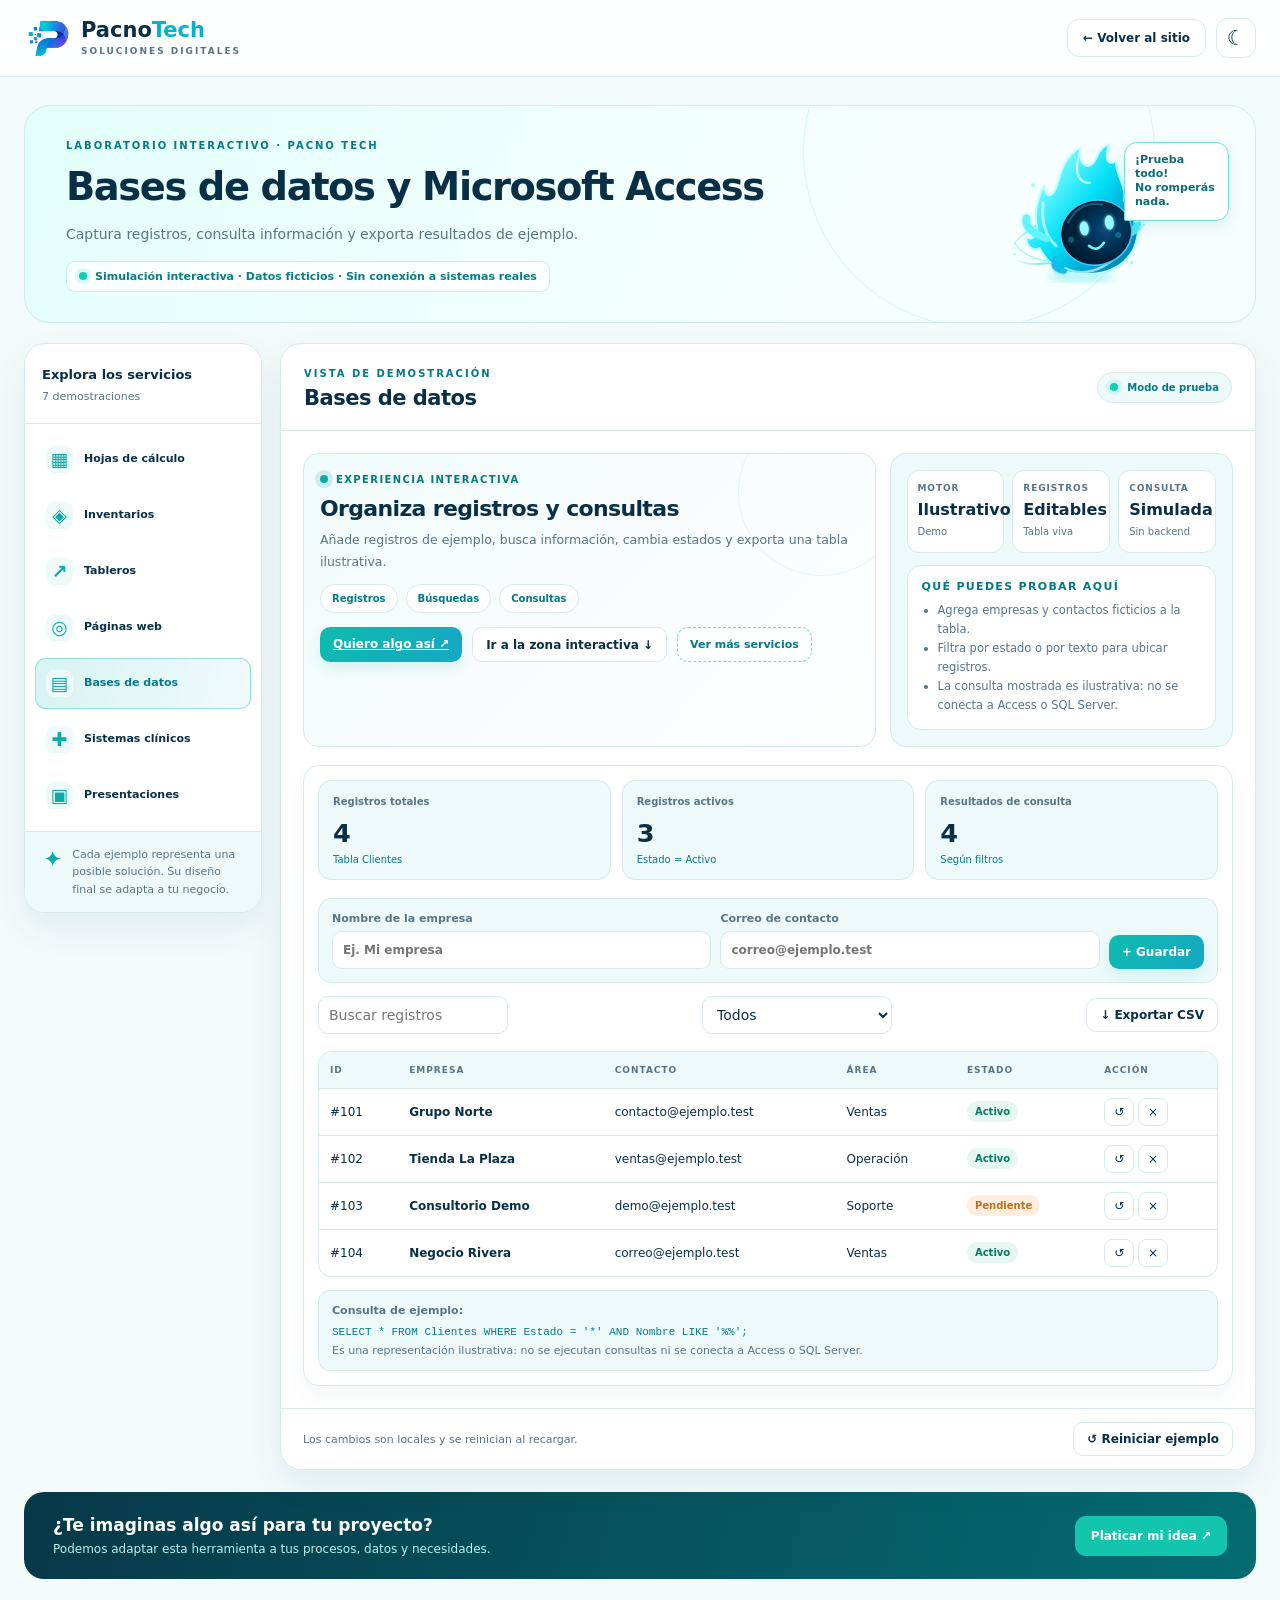
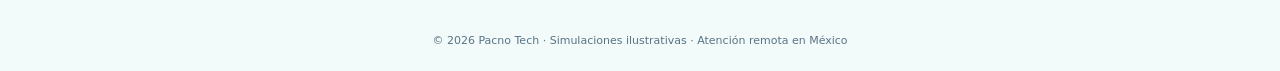
<file: simulaciones/bases-datos.html>
<!doctype html>
<html lang="es-MX"><head><meta charset="utf-8"><meta name="viewport" content="width=device-width, initial-scale=1">
<title>Bases de datos y Microsoft Access | Simulación Pacno Tech</title><meta name="description" content="Demostración interactiva de Bases de datos y Microsoft Access. Ejemplos con datos ficticios, sin enviar información a servicios externos.">
<link rel="icon" href="../assets/favicon-pacno-p.png" type="image/png"><link rel="stylesheet" href="../css/service-demos.css?v=7.1"><script defer src="../js/service-demos.js?v=7.1"></script></head>
<body data-demo="bases-datos"><a class="skip" href="#demo">Saltar a la demostración</a>
<header class="topbar"><div class="top-inner"><a class="logo" href="../index.html" aria-label="Volver a Pacno Tech"><img src="../assets/logo-pacno-p.png" alt="" width="43" height="43"><span>Pacno<span class="accent">Tech</span><small>SOLUCIONES DIGITALES</small></span></a><div class="top-links"><a class="back-link" href="../index.html#servicios">← Volver al sitio</a><button id="mode" class="theme-button" type="button" aria-label="Cambiar a modo nocturno" title="Cambiar apariencia">☾</button></div></div></header>
<main id="demo"><div class="intro"><div class="intro-copy"><span class="eyebrow">LABORATORIO INTERACTIVO · PACNO TECH</span><h1>Bases de datos y Microsoft Access</h1><p>Captura registros, consulta información y exporta resultados de ejemplo.</p><div class="demo-disclaimer"><span class="live-dot"></span> Simulación interactiva · Datos ficticios · Sin conexión a sistemas reales</div></div><div class="mascot-hello"><img src="../assets/chispa.svg" alt="Chispa, mascota de Pacno Tech" width="130" height="130"><span>¡Prueba todo! <br>No romperás nada.</span></div></div>
<div class="work-layout"><aside class="sidebar" aria-label="Otras simulaciones"><div class="side-head"><strong>Explora los servicios</strong><span>7 demostraciones</span></div><nav class="service-nav"><a href="hojas-calculo.html"><span class="nav-icon" aria-hidden="true">▦</span><span>Hojas de cálculo</span></a><a href="inventarios.html"><span class="nav-icon" aria-hidden="true">◈</span><span>Inventarios</span></a><a href="tableros.html"><span class="nav-icon" aria-hidden="true">↗</span><span>Tableros</span></a><a href="paginas-web.html"><span class="nav-icon" aria-hidden="true">◎</span><span>Páginas web</span></a><a href="bases-datos.html" aria-current="page" class="active"><span class="nav-icon" aria-hidden="true">▤</span><span>Bases de datos</span></a><a href="sistemas-clinicos.html"><span class="nav-icon" aria-hidden="true">✚</span><span>Sistemas clínicos</span></a><a href="presentaciones.html"><span class="nav-icon" aria-hidden="true">▣</span><span>Presentaciones</span></a></nav><div class="side-bottom"><span>✦</span><p>Cada ejemplo representa una posible solución. Su diseño final se adapta a tu negocio.</p></div></aside>
<section class="stage"><div class="stage-top"><div><span class="stage-eyebrow">VISTA DE DEMOSTRACIÓN</span><h2 id="stage-title">Bases de datos</h2></div><span class="mock-pill"><span class="status-circle"></span> Modo de prueba</span></div><div id="simulation" class="simulation" aria-live="polite"><p>Cargando simulación…</p></div><div class="stage-foot"><span>Los cambios son locales y se reinician al recargar.</span><button type="button" id="reset" class="ghost">↺ Reiniciar ejemplo</button></div></section></div>
<div class="bottom-cta"><div><strong>¿Te imaginas algo así para tu proyecto?</strong><p>Podemos adaptar esta herramienta a tus procesos, datos y necesidades.</p></div><a href="../index.html#contacto">Platicar mi idea ↗</a></div></main>
<footer class="foot">© 2026 Pacno Tech · Simulaciones ilustrativas · Atención remota en México</footer><div id="notice" class="notice" role="status" aria-live="polite" hidden></div></body></html>
</file>
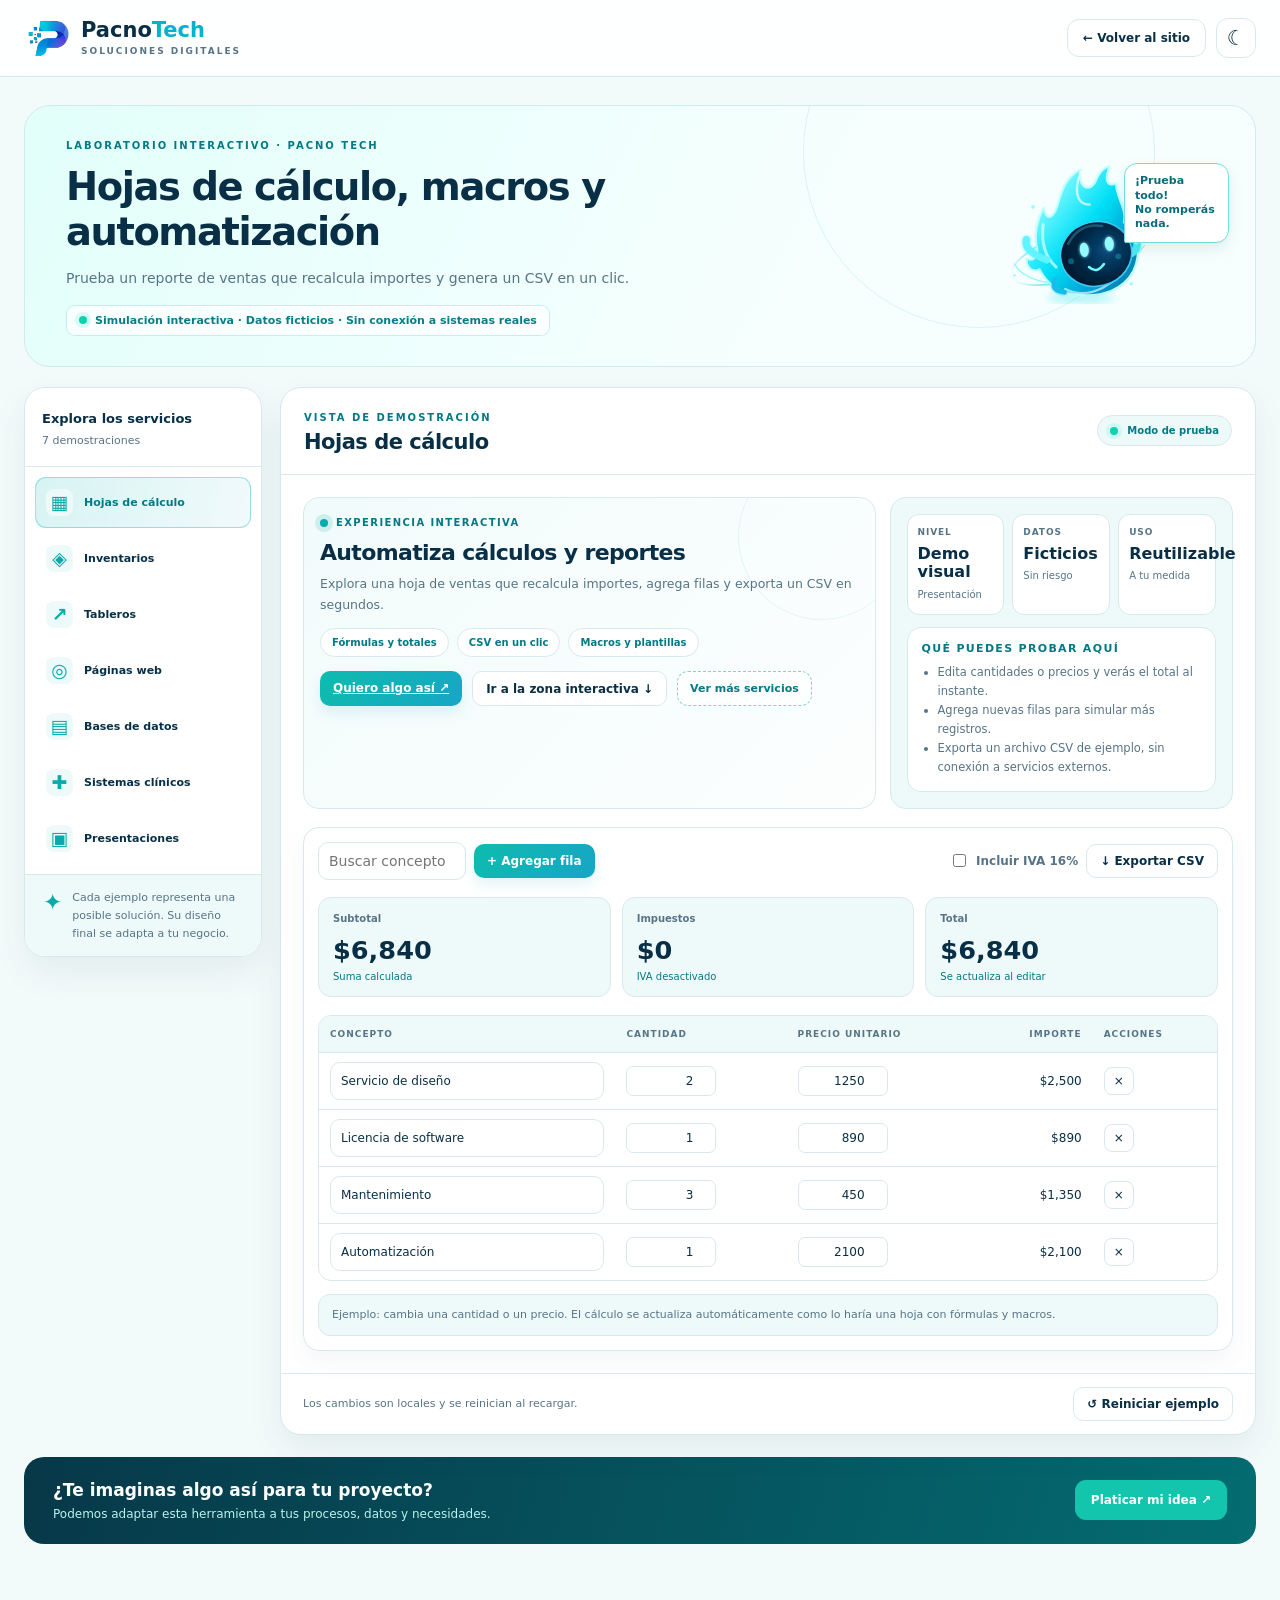
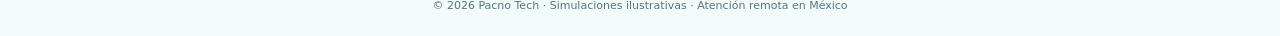
<file: simulaciones/hojas-calculo.html>
<!doctype html>
<html lang="es-MX"><head><meta charset="utf-8"><meta name="viewport" content="width=device-width, initial-scale=1">
<title>Hojas de cálculo, macros y automatización | Simulación Pacno Tech</title><meta name="description" content="Demostración interactiva de Hojas de cálculo, macros y automatización. Ejemplos con datos ficticios, sin enviar información a servicios externos.">
<link rel="icon" href="../assets/favicon-pacno-p.png" type="image/png"><link rel="stylesheet" href="../css/service-demos.css?v=7.1"><script defer src="../js/service-demos.js?v=7.1"></script></head>
<body data-demo="hojas-calculo"><a class="skip" href="#demo">Saltar a la demostración</a>
<header class="topbar"><div class="top-inner"><a class="logo" href="../index.html" aria-label="Volver a Pacno Tech"><img src="../assets/logo-pacno-p.png" alt="" width="43" height="43"><span>Pacno<span class="accent">Tech</span><small>SOLUCIONES DIGITALES</small></span></a><div class="top-links"><a class="back-link" href="../index.html#servicios">← Volver al sitio</a><button id="mode" class="theme-button" type="button" aria-label="Cambiar a modo nocturno" title="Cambiar apariencia">☾</button></div></div></header>
<main id="demo"><div class="intro"><div class="intro-copy"><span class="eyebrow">LABORATORIO INTERACTIVO · PACNO TECH</span><h1>Hojas de cálculo, macros y automatización</h1><p>Prueba un reporte de ventas que recalcula importes y genera un CSV en un clic.</p><div class="demo-disclaimer"><span class="live-dot"></span> Simulación interactiva · Datos ficticios · Sin conexión a sistemas reales</div></div><div class="mascot-hello"><img src="../assets/chispa.svg" alt="Chispa, mascota de Pacno Tech" width="130" height="130"><span>¡Prueba todo! <br>No romperás nada.</span></div></div>
<div class="work-layout"><aside class="sidebar" aria-label="Otras simulaciones"><div class="side-head"><strong>Explora los servicios</strong><span>7 demostraciones</span></div><nav class="service-nav"><a href="hojas-calculo.html" aria-current="page" class="active"><span class="nav-icon" aria-hidden="true">▦</span><span>Hojas de cálculo</span></a><a href="inventarios.html"><span class="nav-icon" aria-hidden="true">◈</span><span>Inventarios</span></a><a href="tableros.html"><span class="nav-icon" aria-hidden="true">↗</span><span>Tableros</span></a><a href="paginas-web.html"><span class="nav-icon" aria-hidden="true">◎</span><span>Páginas web</span></a><a href="bases-datos.html"><span class="nav-icon" aria-hidden="true">▤</span><span>Bases de datos</span></a><a href="sistemas-clinicos.html"><span class="nav-icon" aria-hidden="true">✚</span><span>Sistemas clínicos</span></a><a href="presentaciones.html"><span class="nav-icon" aria-hidden="true">▣</span><span>Presentaciones</span></a></nav><div class="side-bottom"><span>✦</span><p>Cada ejemplo representa una posible solución. Su diseño final se adapta a tu negocio.</p></div></aside>
<section class="stage"><div class="stage-top"><div><span class="stage-eyebrow">VISTA DE DEMOSTRACIÓN</span><h2 id="stage-title">Hojas de cálculo</h2></div><span class="mock-pill"><span class="status-circle"></span> Modo de prueba</span></div><div id="simulation" class="simulation" aria-live="polite"><p>Cargando simulación…</p></div><div class="stage-foot"><span>Los cambios son locales y se reinician al recargar.</span><button type="button" id="reset" class="ghost">↺ Reiniciar ejemplo</button></div></section></div>
<div class="bottom-cta"><div><strong>¿Te imaginas algo así para tu proyecto?</strong><p>Podemos adaptar esta herramienta a tus procesos, datos y necesidades.</p></div><a href="../index.html#contacto">Platicar mi idea ↗</a></div></main>
<footer class="foot">© 2026 Pacno Tech · Simulaciones ilustrativas · Atención remota en México</footer><div id="notice" class="notice" role="status" aria-live="polite" hidden></div></body></html>
</file>
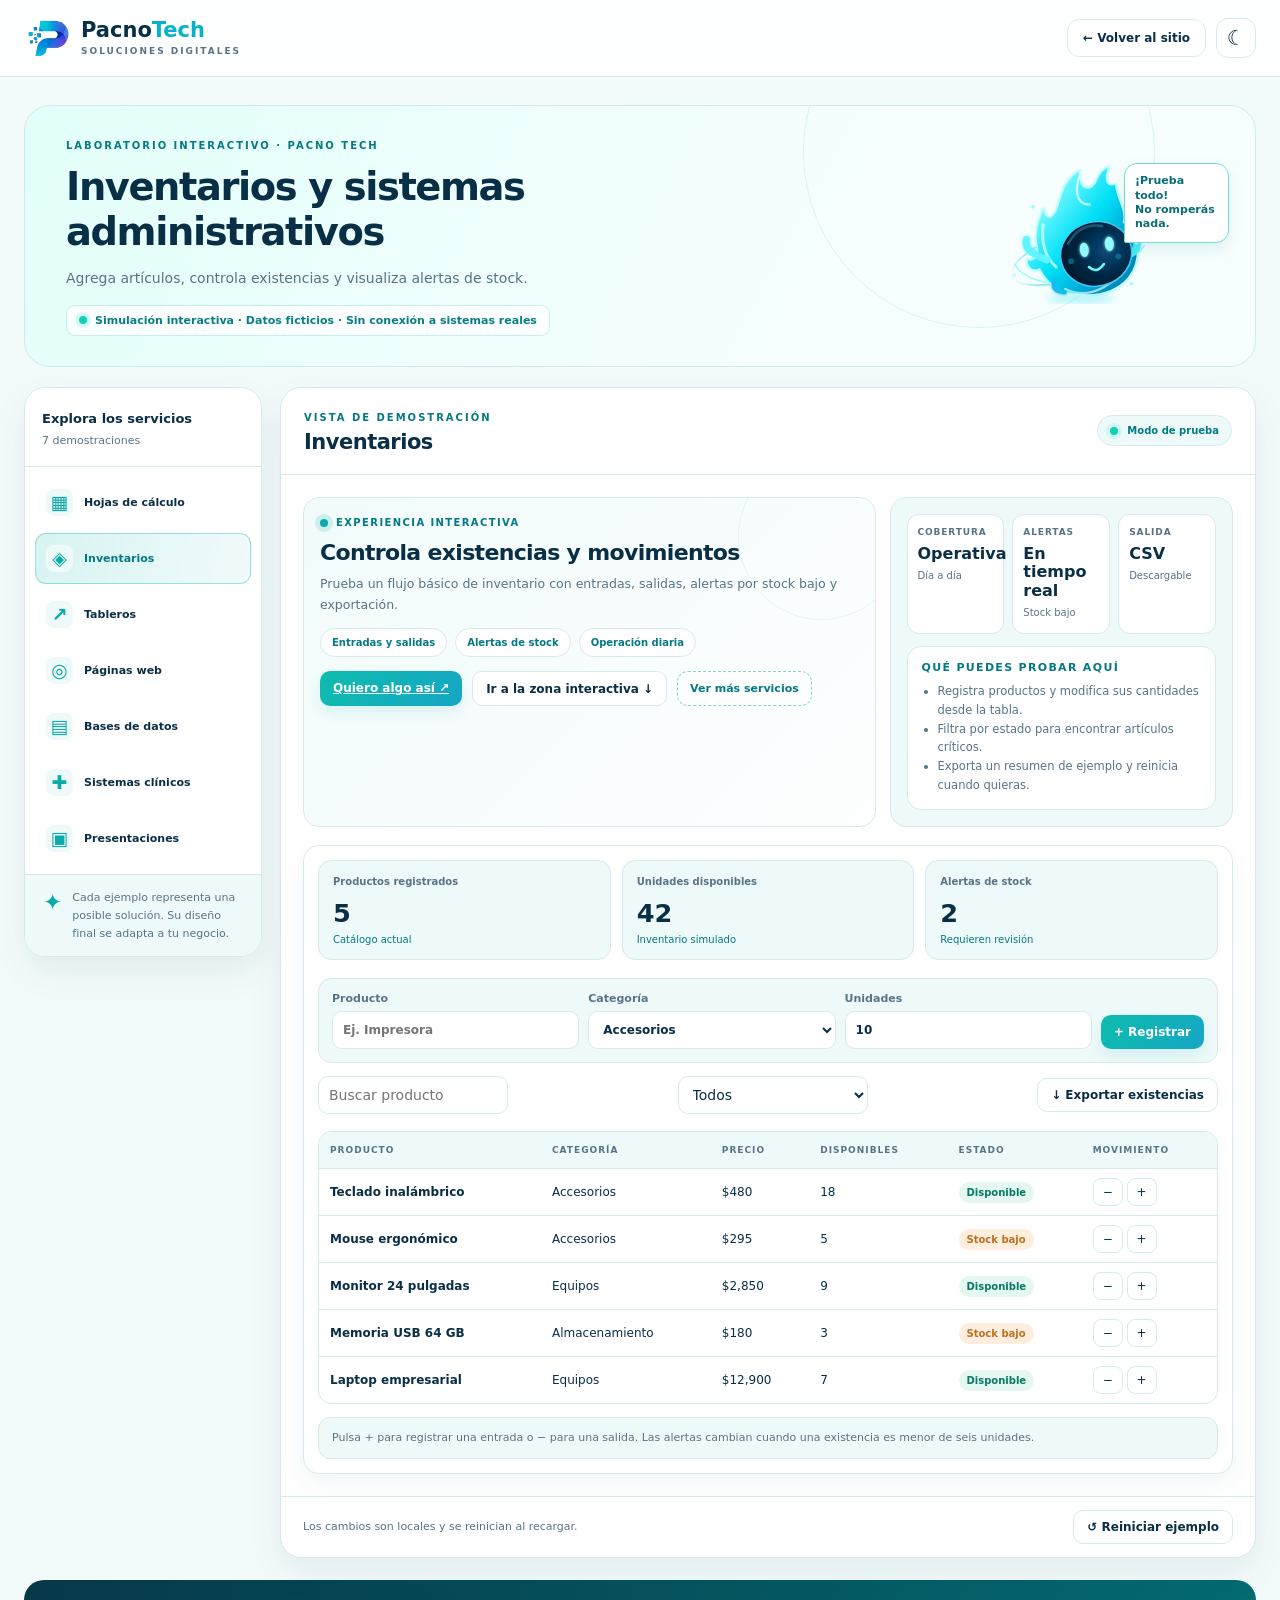
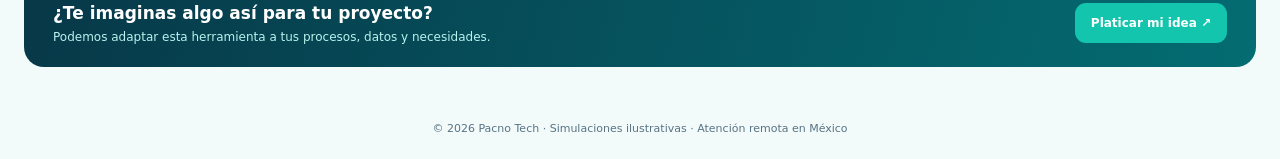
<file: simulaciones/inventarios.html>
<!doctype html>
<html lang="es-MX"><head><meta charset="utf-8"><meta name="viewport" content="width=device-width, initial-scale=1">
<title>Inventarios y sistemas administrativos | Simulación Pacno Tech</title><meta name="description" content="Demostración interactiva de Inventarios y sistemas administrativos. Ejemplos con datos ficticios, sin enviar información a servicios externos.">
<link rel="icon" href="../assets/favicon-pacno-p.png" type="image/png"><link rel="stylesheet" href="../css/service-demos.css?v=7.1"><script defer src="../js/service-demos.js?v=7.1"></script></head>
<body data-demo="inventarios"><a class="skip" href="#demo">Saltar a la demostración</a>
<header class="topbar"><div class="top-inner"><a class="logo" href="../index.html" aria-label="Volver a Pacno Tech"><img src="../assets/logo-pacno-p.png" alt="" width="43" height="43"><span>Pacno<span class="accent">Tech</span><small>SOLUCIONES DIGITALES</small></span></a><div class="top-links"><a class="back-link" href="../index.html#servicios">← Volver al sitio</a><button id="mode" class="theme-button" type="button" aria-label="Cambiar a modo nocturno" title="Cambiar apariencia">☾</button></div></div></header>
<main id="demo"><div class="intro"><div class="intro-copy"><span class="eyebrow">LABORATORIO INTERACTIVO · PACNO TECH</span><h1>Inventarios y sistemas administrativos</h1><p>Agrega artículos, controla existencias y visualiza alertas de stock.</p><div class="demo-disclaimer"><span class="live-dot"></span> Simulación interactiva · Datos ficticios · Sin conexión a sistemas reales</div></div><div class="mascot-hello"><img src="../assets/chispa.svg" alt="Chispa, mascota de Pacno Tech" width="130" height="130"><span>¡Prueba todo! <br>No romperás nada.</span></div></div>
<div class="work-layout"><aside class="sidebar" aria-label="Otras simulaciones"><div class="side-head"><strong>Explora los servicios</strong><span>7 demostraciones</span></div><nav class="service-nav"><a href="hojas-calculo.html"><span class="nav-icon" aria-hidden="true">▦</span><span>Hojas de cálculo</span></a><a href="inventarios.html" aria-current="page" class="active"><span class="nav-icon" aria-hidden="true">◈</span><span>Inventarios</span></a><a href="tableros.html"><span class="nav-icon" aria-hidden="true">↗</span><span>Tableros</span></a><a href="paginas-web.html"><span class="nav-icon" aria-hidden="true">◎</span><span>Páginas web</span></a><a href="bases-datos.html"><span class="nav-icon" aria-hidden="true">▤</span><span>Bases de datos</span></a><a href="sistemas-clinicos.html"><span class="nav-icon" aria-hidden="true">✚</span><span>Sistemas clínicos</span></a><a href="presentaciones.html"><span class="nav-icon" aria-hidden="true">▣</span><span>Presentaciones</span></a></nav><div class="side-bottom"><span>✦</span><p>Cada ejemplo representa una posible solución. Su diseño final se adapta a tu negocio.</p></div></aside>
<section class="stage"><div class="stage-top"><div><span class="stage-eyebrow">VISTA DE DEMOSTRACIÓN</span><h2 id="stage-title">Inventarios</h2></div><span class="mock-pill"><span class="status-circle"></span> Modo de prueba</span></div><div id="simulation" class="simulation" aria-live="polite"><p>Cargando simulación…</p></div><div class="stage-foot"><span>Los cambios son locales y se reinician al recargar.</span><button type="button" id="reset" class="ghost">↺ Reiniciar ejemplo</button></div></section></div>
<div class="bottom-cta"><div><strong>¿Te imaginas algo así para tu proyecto?</strong><p>Podemos adaptar esta herramienta a tus procesos, datos y necesidades.</p></div><a href="../index.html#contacto">Platicar mi idea ↗</a></div></main>
<footer class="foot">© 2026 Pacno Tech · Simulaciones ilustrativas · Atención remota en México</footer><div id="notice" class="notice" role="status" aria-live="polite" hidden></div></body></html>
</file>
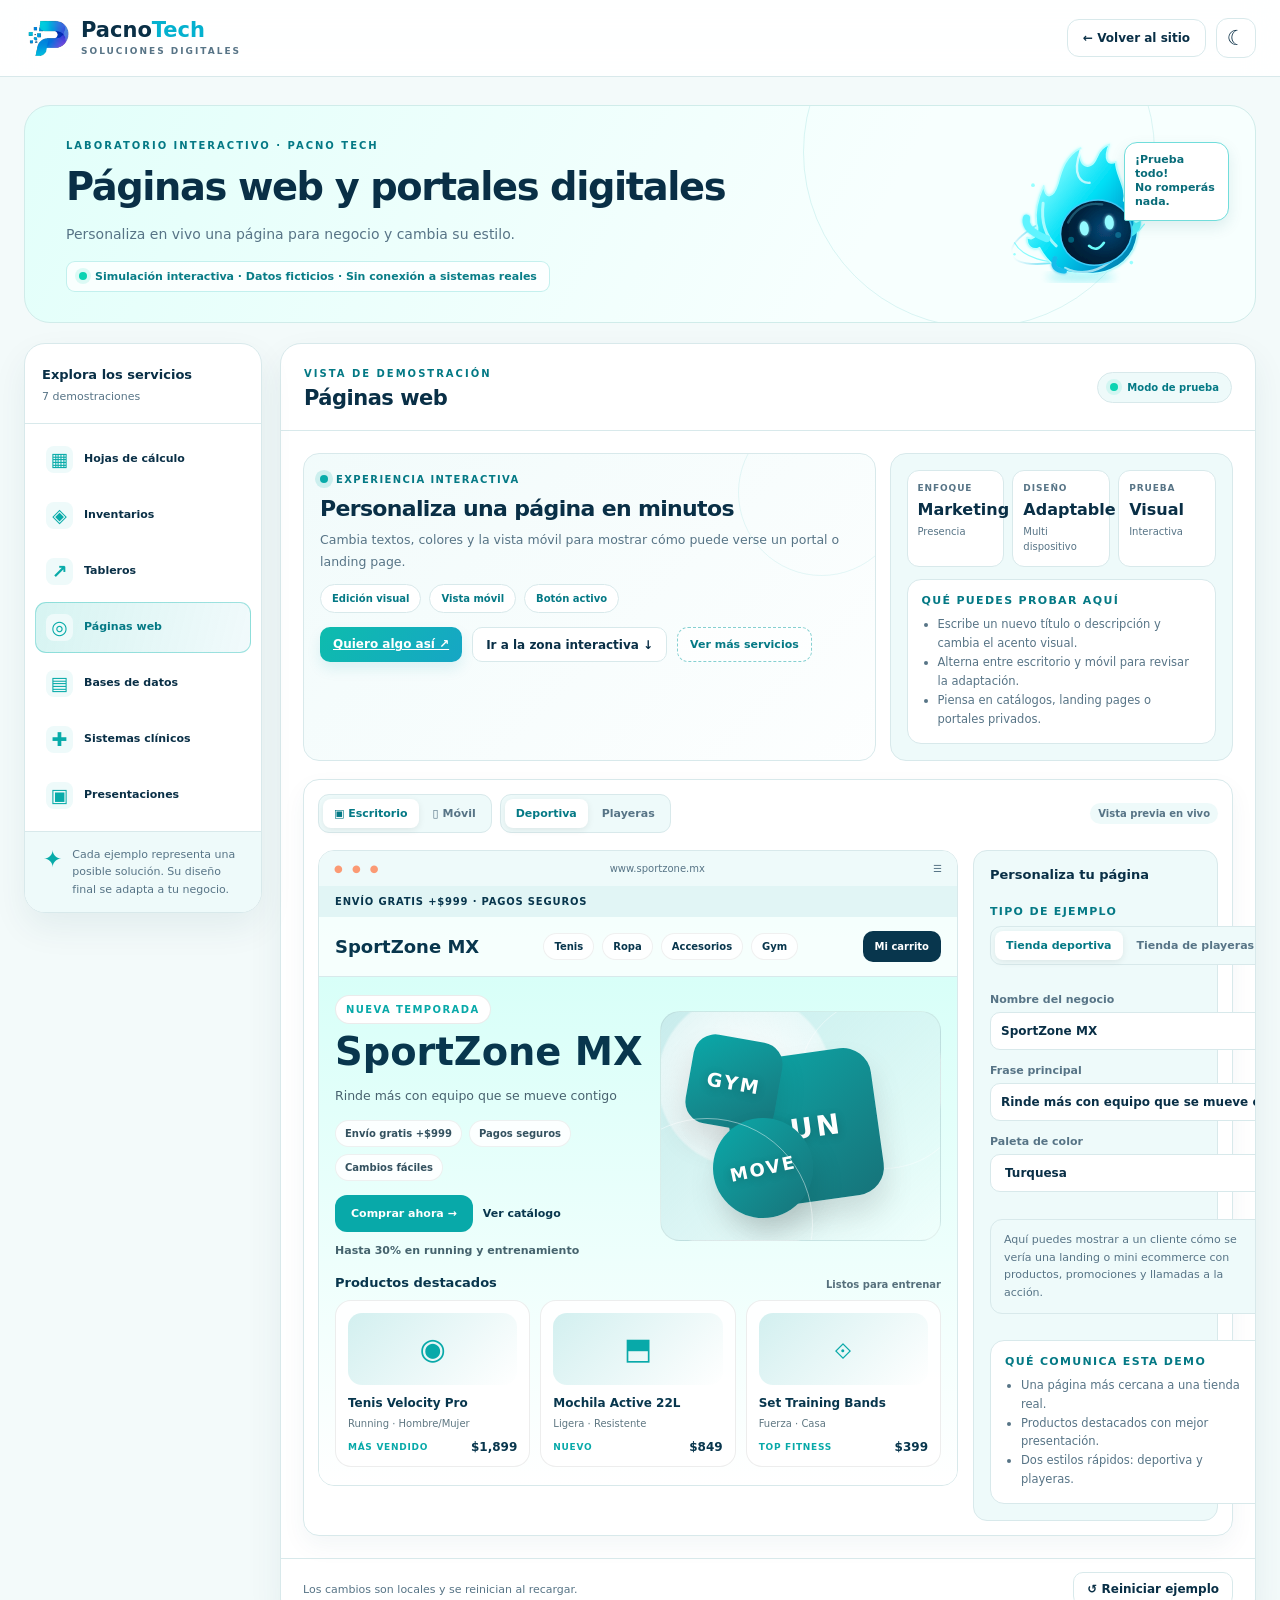
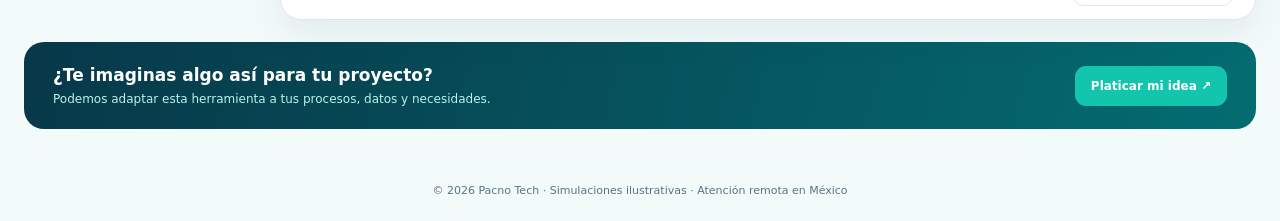
<file: simulaciones/paginas-web.html>
<!doctype html>
<html lang="es-MX"><head><meta charset="utf-8"><meta name="viewport" content="width=device-width, initial-scale=1">
<title>Páginas web y portales digitales | Simulación Pacno Tech</title><meta name="description" content="Demostración interactiva de Páginas web y portales digitales. Ejemplos con datos ficticios, sin enviar información a servicios externos.">
<link rel="icon" href="../assets/favicon-pacno-p.png" type="image/png"><link rel="stylesheet" href="../css/service-demos.css?v=7.2"><script defer src="../js/service-demos.js?v=7.2"></script></head>
<body data-demo="paginas-web"><a class="skip" href="#demo">Saltar a la demostración</a>
<header class="topbar"><div class="top-inner"><a class="logo" href="../index.html" aria-label="Volver a Pacno Tech"><img src="../assets/logo-pacno-p.png" alt="" width="43" height="43"><span>Pacno<span class="accent">Tech</span><small>SOLUCIONES DIGITALES</small></span></a><div class="top-links"><a class="back-link" href="../index.html#servicios">← Volver al sitio</a><button id="mode" class="theme-button" type="button" aria-label="Cambiar a modo nocturno" title="Cambiar apariencia">☾</button></div></div></header>
<main id="demo"><div class="intro"><div class="intro-copy"><span class="eyebrow">LABORATORIO INTERACTIVO · PACNO TECH</span><h1>Páginas web y portales digitales</h1><p>Personaliza en vivo una página para negocio y cambia su estilo.</p><div class="demo-disclaimer"><span class="live-dot"></span> Simulación interactiva · Datos ficticios · Sin conexión a sistemas reales</div></div><div class="mascot-hello"><img src="../assets/chispa.svg" alt="Chispa, mascota de Pacno Tech" width="130" height="130"><span>¡Prueba todo! <br>No romperás nada.</span></div></div>
<div class="work-layout"><aside class="sidebar" aria-label="Otras simulaciones"><div class="side-head"><strong>Explora los servicios</strong><span>7 demostraciones</span></div><nav class="service-nav"><a href="hojas-calculo.html"><span class="nav-icon" aria-hidden="true">▦</span><span>Hojas de cálculo</span></a><a href="inventarios.html"><span class="nav-icon" aria-hidden="true">◈</span><span>Inventarios</span></a><a href="tableros.html"><span class="nav-icon" aria-hidden="true">↗</span><span>Tableros</span></a><a href="paginas-web.html" aria-current="page" class="active"><span class="nav-icon" aria-hidden="true">◎</span><span>Páginas web</span></a><a href="bases-datos.html"><span class="nav-icon" aria-hidden="true">▤</span><span>Bases de datos</span></a><a href="sistemas-clinicos.html"><span class="nav-icon" aria-hidden="true">✚</span><span>Sistemas clínicos</span></a><a href="presentaciones.html"><span class="nav-icon" aria-hidden="true">▣</span><span>Presentaciones</span></a></nav><div class="side-bottom"><span>✦</span><p>Cada ejemplo representa una posible solución. Su diseño final se adapta a tu negocio.</p></div></aside>
<section class="stage"><div class="stage-top"><div><span class="stage-eyebrow">VISTA DE DEMOSTRACIÓN</span><h2 id="stage-title">Páginas web</h2></div><span class="mock-pill"><span class="status-circle"></span> Modo de prueba</span></div><div id="simulation" class="simulation" aria-live="polite"><p>Cargando simulación…</p></div><div class="stage-foot"><span>Los cambios son locales y se reinician al recargar.</span><button type="button" id="reset" class="ghost">↺ Reiniciar ejemplo</button></div></section></div>
<div class="bottom-cta"><div><strong>¿Te imaginas algo así para tu proyecto?</strong><p>Podemos adaptar esta herramienta a tus procesos, datos y necesidades.</p></div><a href="../index.html#contacto">Platicar mi idea ↗</a></div></main>
<footer class="foot">© 2026 Pacno Tech · Simulaciones ilustrativas · Atención remota en México</footer><div id="notice" class="notice" role="status" aria-live="polite" hidden></div></body></html>
</file>
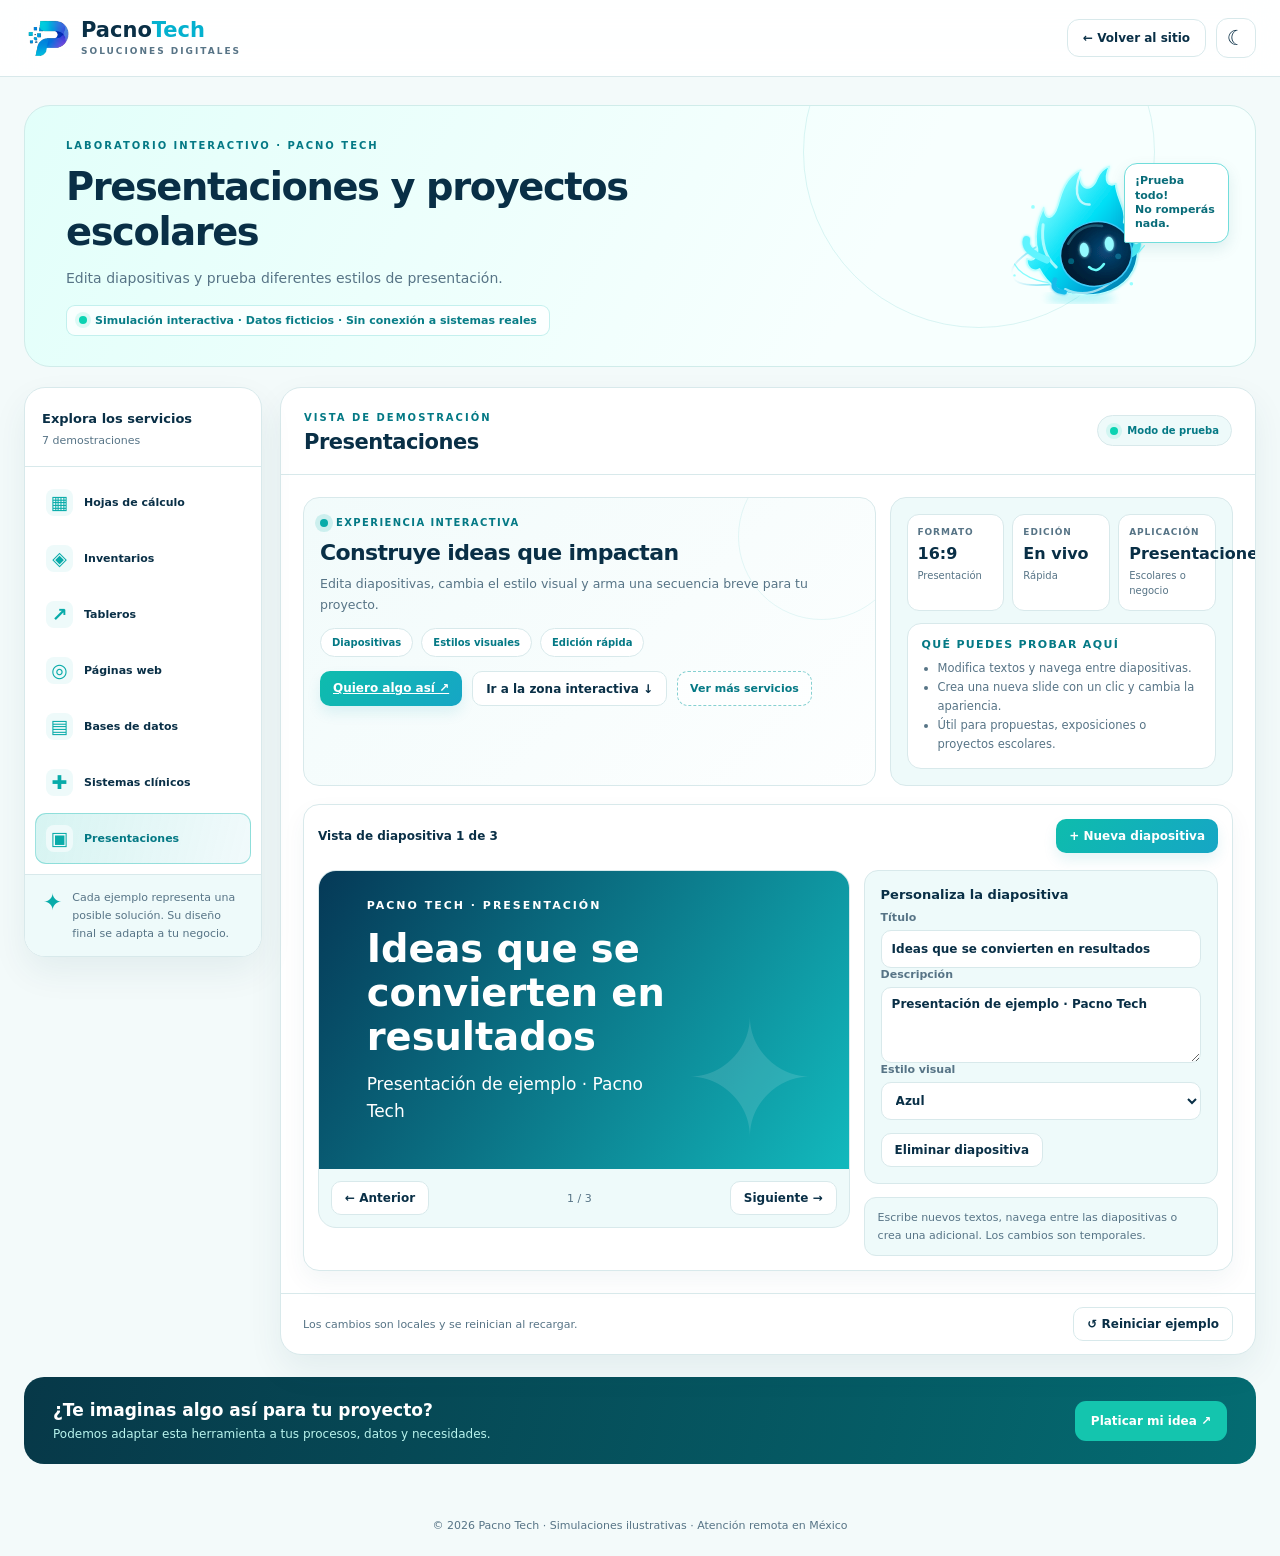
<file: simulaciones/presentaciones.html>
<!doctype html>
<html lang="es-MX"><head><meta charset="utf-8"><meta name="viewport" content="width=device-width, initial-scale=1">
<title>Presentaciones y proyectos escolares | Simulación Pacno Tech</title><meta name="description" content="Demostración interactiva de Presentaciones y proyectos escolares. Ejemplos con datos ficticios, sin enviar información a servicios externos.">
<link rel="icon" href="../assets/favicon-pacno-p.png" type="image/png"><link rel="stylesheet" href="../css/service-demos.css?v=7.1"><script defer src="../js/service-demos.js?v=7.1"></script></head>
<body data-demo="presentaciones"><a class="skip" href="#demo">Saltar a la demostración</a>
<header class="topbar"><div class="top-inner"><a class="logo" href="../index.html" aria-label="Volver a Pacno Tech"><img src="../assets/logo-pacno-p.png" alt="" width="43" height="43"><span>Pacno<span class="accent">Tech</span><small>SOLUCIONES DIGITALES</small></span></a><div class="top-links"><a class="back-link" href="../index.html#servicios">← Volver al sitio</a><button id="mode" class="theme-button" type="button" aria-label="Cambiar a modo nocturno" title="Cambiar apariencia">☾</button></div></div></header>
<main id="demo"><div class="intro"><div class="intro-copy"><span class="eyebrow">LABORATORIO INTERACTIVO · PACNO TECH</span><h1>Presentaciones y proyectos escolares</h1><p>Edita diapositivas y prueba diferentes estilos de presentación.</p><div class="demo-disclaimer"><span class="live-dot"></span> Simulación interactiva · Datos ficticios · Sin conexión a sistemas reales</div></div><div class="mascot-hello"><img src="../assets/chispa.svg" alt="Chispa, mascota de Pacno Tech" width="130" height="130"><span>¡Prueba todo! <br>No romperás nada.</span></div></div>
<div class="work-layout"><aside class="sidebar" aria-label="Otras simulaciones"><div class="side-head"><strong>Explora los servicios</strong><span>7 demostraciones</span></div><nav class="service-nav"><a href="hojas-calculo.html"><span class="nav-icon" aria-hidden="true">▦</span><span>Hojas de cálculo</span></a><a href="inventarios.html"><span class="nav-icon" aria-hidden="true">◈</span><span>Inventarios</span></a><a href="tableros.html"><span class="nav-icon" aria-hidden="true">↗</span><span>Tableros</span></a><a href="paginas-web.html"><span class="nav-icon" aria-hidden="true">◎</span><span>Páginas web</span></a><a href="bases-datos.html"><span class="nav-icon" aria-hidden="true">▤</span><span>Bases de datos</span></a><a href="sistemas-clinicos.html"><span class="nav-icon" aria-hidden="true">✚</span><span>Sistemas clínicos</span></a><a href="presentaciones.html" aria-current="page" class="active"><span class="nav-icon" aria-hidden="true">▣</span><span>Presentaciones</span></a></nav><div class="side-bottom"><span>✦</span><p>Cada ejemplo representa una posible solución. Su diseño final se adapta a tu negocio.</p></div></aside>
<section class="stage"><div class="stage-top"><div><span class="stage-eyebrow">VISTA DE DEMOSTRACIÓN</span><h2 id="stage-title">Presentaciones</h2></div><span class="mock-pill"><span class="status-circle"></span> Modo de prueba</span></div><div id="simulation" class="simulation" aria-live="polite"><p>Cargando simulación…</p></div><div class="stage-foot"><span>Los cambios son locales y se reinician al recargar.</span><button type="button" id="reset" class="ghost">↺ Reiniciar ejemplo</button></div></section></div>
<div class="bottom-cta"><div><strong>¿Te imaginas algo así para tu proyecto?</strong><p>Podemos adaptar esta herramienta a tus procesos, datos y necesidades.</p></div><a href="../index.html#contacto">Platicar mi idea ↗</a></div></main>
<footer class="foot">© 2026 Pacno Tech · Simulaciones ilustrativas · Atención remota en México</footer><div id="notice" class="notice" role="status" aria-live="polite" hidden></div></body></html>
</file>
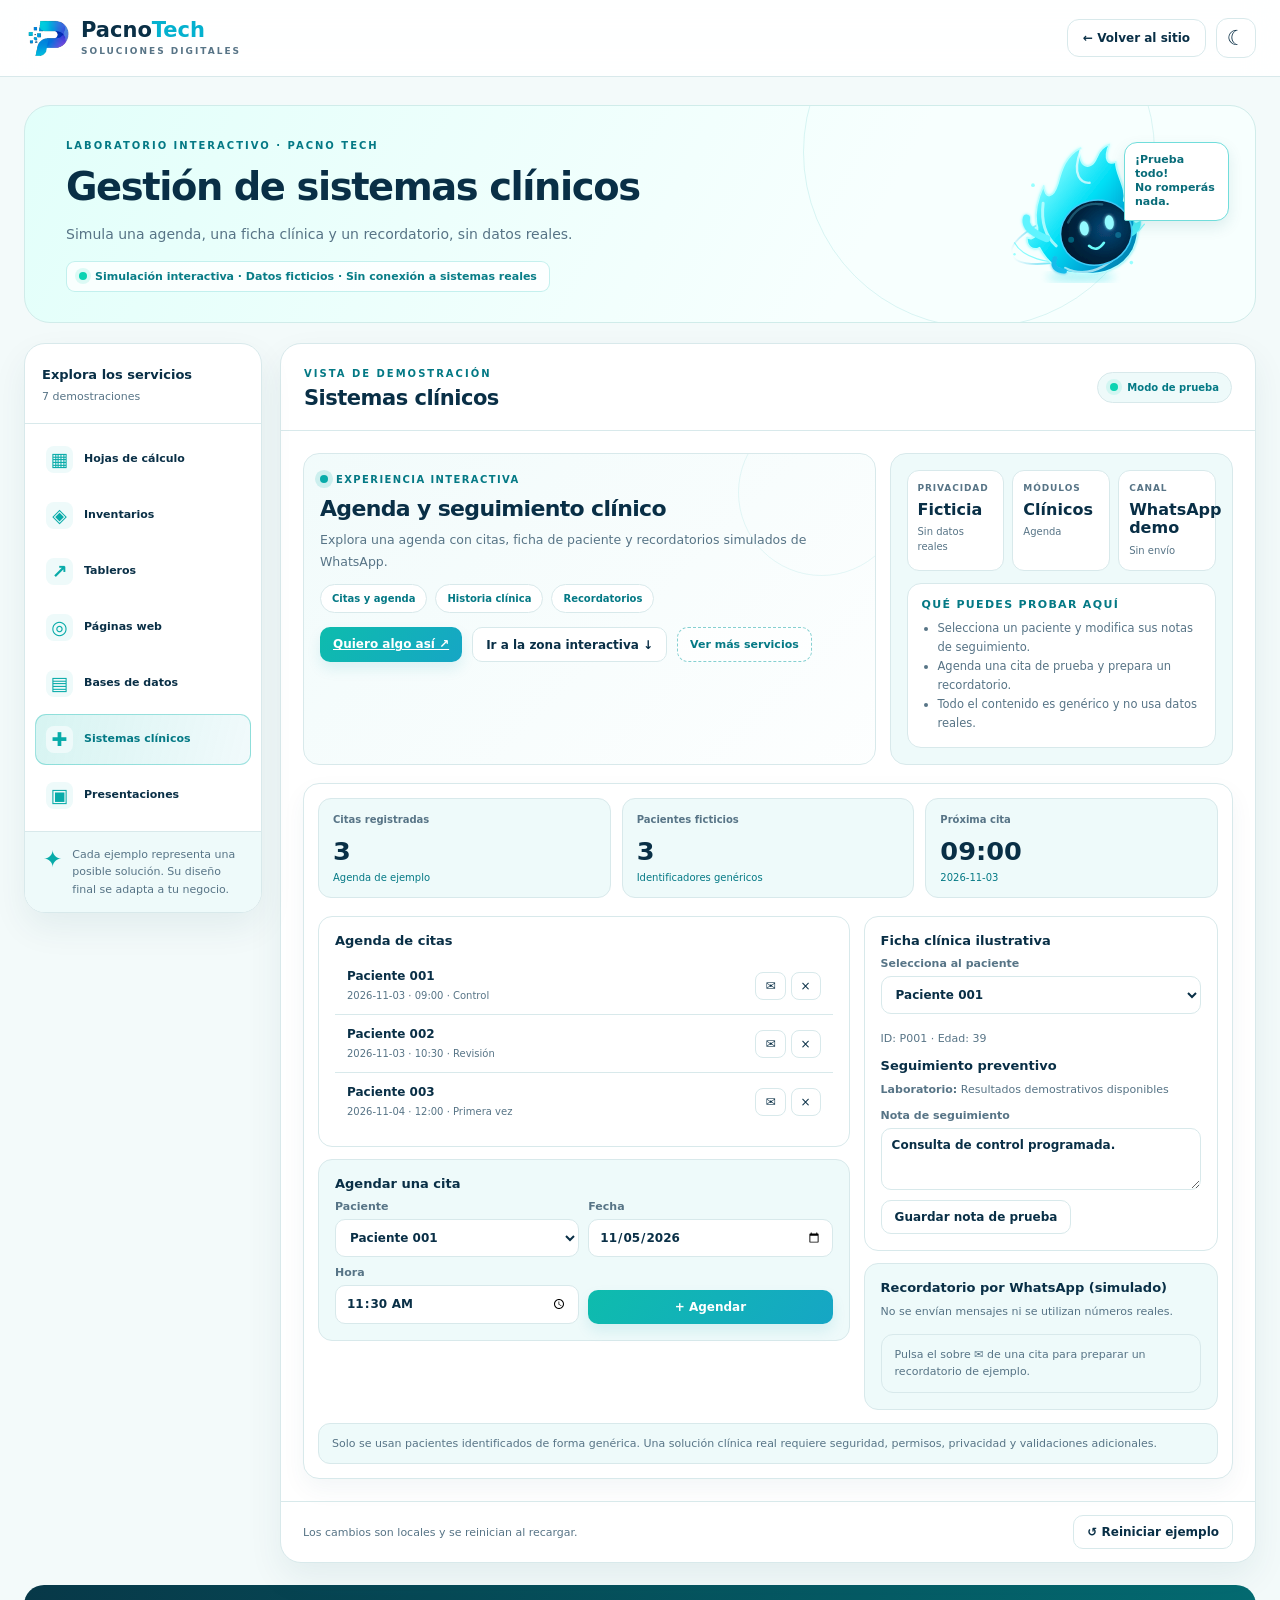
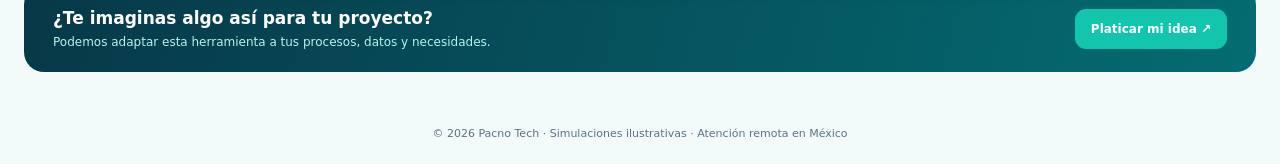
<file: simulaciones/sistemas-clinicos.html>
<!doctype html>
<html lang="es-MX"><head><meta charset="utf-8"><meta name="viewport" content="width=device-width, initial-scale=1">
<title>Gestión de sistemas clínicos | Simulación Pacno Tech</title><meta name="description" content="Demostración interactiva de Gestión de sistemas clínicos. Ejemplos con datos ficticios, sin enviar información a servicios externos.">
<link rel="icon" href="../assets/favicon-pacno-p.png" type="image/png"><link rel="stylesheet" href="../css/service-demos.css?v=7.1"><script defer src="../js/service-demos.js?v=7.1"></script></head>
<body data-demo="sistemas-clinicos"><a class="skip" href="#demo">Saltar a la demostración</a>
<header class="topbar"><div class="top-inner"><a class="logo" href="../index.html" aria-label="Volver a Pacno Tech"><img src="../assets/logo-pacno-p.png" alt="" width="43" height="43"><span>Pacno<span class="accent">Tech</span><small>SOLUCIONES DIGITALES</small></span></a><div class="top-links"><a class="back-link" href="../index.html#servicios">← Volver al sitio</a><button id="mode" class="theme-button" type="button" aria-label="Cambiar a modo nocturno" title="Cambiar apariencia">☾</button></div></div></header>
<main id="demo"><div class="intro"><div class="intro-copy"><span class="eyebrow">LABORATORIO INTERACTIVO · PACNO TECH</span><h1>Gestión de sistemas clínicos</h1><p>Simula una agenda, una ficha clínica y un recordatorio, sin datos reales.</p><div class="demo-disclaimer"><span class="live-dot"></span> Simulación interactiva · Datos ficticios · Sin conexión a sistemas reales</div></div><div class="mascot-hello"><img src="../assets/chispa.svg" alt="Chispa, mascota de Pacno Tech" width="130" height="130"><span>¡Prueba todo! <br>No romperás nada.</span></div></div>
<div class="work-layout"><aside class="sidebar" aria-label="Otras simulaciones"><div class="side-head"><strong>Explora los servicios</strong><span>7 demostraciones</span></div><nav class="service-nav"><a href="hojas-calculo.html"><span class="nav-icon" aria-hidden="true">▦</span><span>Hojas de cálculo</span></a><a href="inventarios.html"><span class="nav-icon" aria-hidden="true">◈</span><span>Inventarios</span></a><a href="tableros.html"><span class="nav-icon" aria-hidden="true">↗</span><span>Tableros</span></a><a href="paginas-web.html"><span class="nav-icon" aria-hidden="true">◎</span><span>Páginas web</span></a><a href="bases-datos.html"><span class="nav-icon" aria-hidden="true">▤</span><span>Bases de datos</span></a><a href="sistemas-clinicos.html" aria-current="page" class="active"><span class="nav-icon" aria-hidden="true">✚</span><span>Sistemas clínicos</span></a><a href="presentaciones.html"><span class="nav-icon" aria-hidden="true">▣</span><span>Presentaciones</span></a></nav><div class="side-bottom"><span>✦</span><p>Cada ejemplo representa una posible solución. Su diseño final se adapta a tu negocio.</p></div></aside>
<section class="stage"><div class="stage-top"><div><span class="stage-eyebrow">VISTA DE DEMOSTRACIÓN</span><h2 id="stage-title">Sistemas clínicos</h2></div><span class="mock-pill"><span class="status-circle"></span> Modo de prueba</span></div><div id="simulation" class="simulation" aria-live="polite"><p>Cargando simulación…</p></div><div class="stage-foot"><span>Los cambios son locales y se reinician al recargar.</span><button type="button" id="reset" class="ghost">↺ Reiniciar ejemplo</button></div></section></div>
<div class="bottom-cta"><div><strong>¿Te imaginas algo así para tu proyecto?</strong><p>Podemos adaptar esta herramienta a tus procesos, datos y necesidades.</p></div><a href="../index.html#contacto">Platicar mi idea ↗</a></div></main>
<footer class="foot">© 2026 Pacno Tech · Simulaciones ilustrativas · Atención remota en México</footer><div id="notice" class="notice" role="status" aria-live="polite" hidden></div></body></html>
</file>
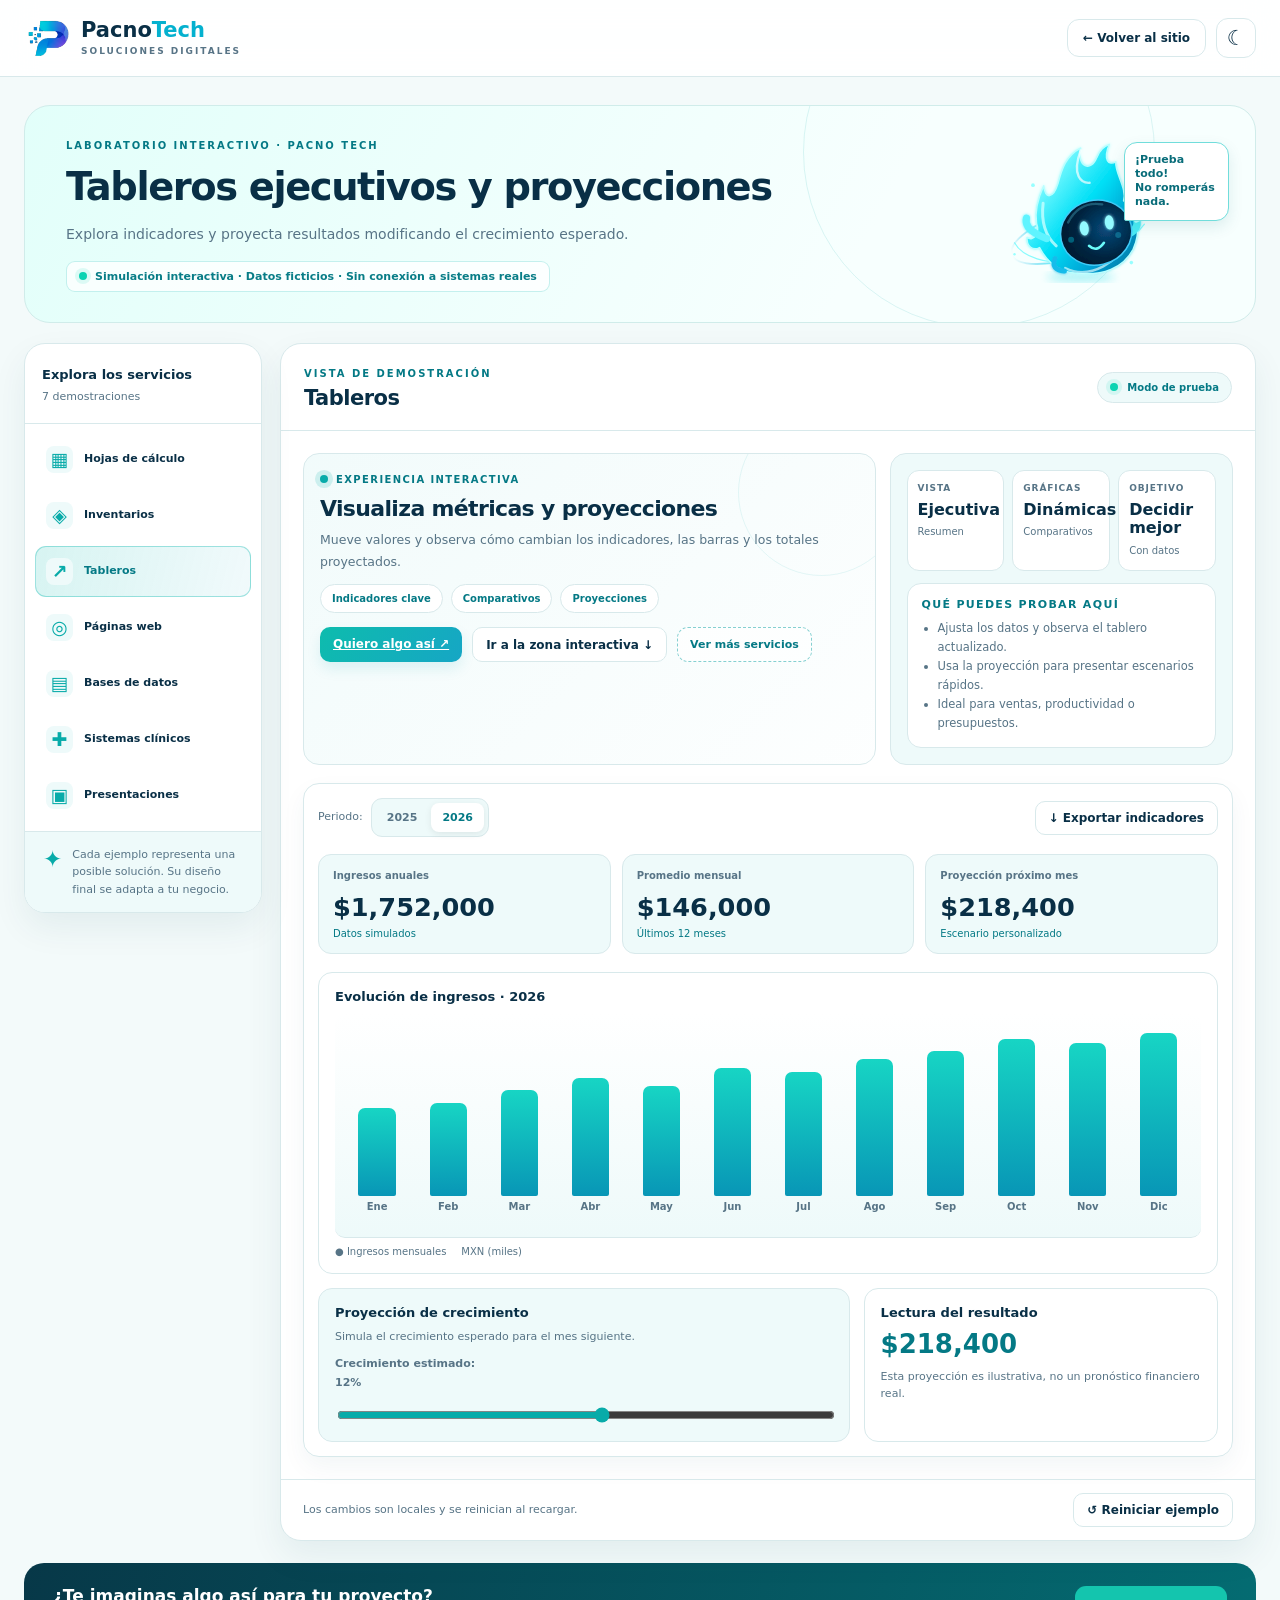
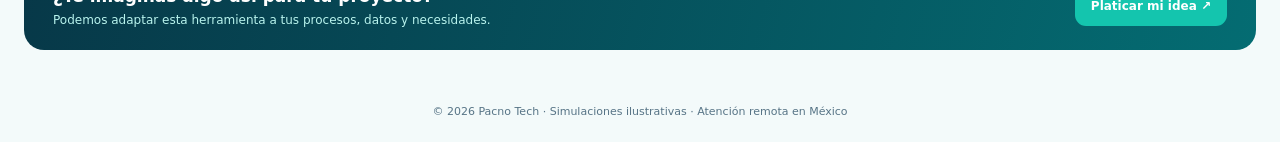
<file: simulaciones/tableros.html>
<!doctype html>
<html lang="es-MX"><head><meta charset="utf-8"><meta name="viewport" content="width=device-width, initial-scale=1">
<title>Tableros ejecutivos y proyecciones | Simulación Pacno Tech</title><meta name="description" content="Demostración interactiva de Tableros ejecutivos y proyecciones. Ejemplos con datos ficticios, sin enviar información a servicios externos.">
<link rel="icon" href="../assets/favicon-pacno-p.png" type="image/png"><link rel="stylesheet" href="../css/service-demos.css?v=7.1"><script defer src="../js/service-demos.js?v=7.1"></script></head>
<body data-demo="tableros"><a class="skip" href="#demo">Saltar a la demostración</a>
<header class="topbar"><div class="top-inner"><a class="logo" href="../index.html" aria-label="Volver a Pacno Tech"><img src="../assets/logo-pacno-p.png" alt="" width="43" height="43"><span>Pacno<span class="accent">Tech</span><small>SOLUCIONES DIGITALES</small></span></a><div class="top-links"><a class="back-link" href="../index.html#servicios">← Volver al sitio</a><button id="mode" class="theme-button" type="button" aria-label="Cambiar a modo nocturno" title="Cambiar apariencia">☾</button></div></div></header>
<main id="demo"><div class="intro"><div class="intro-copy"><span class="eyebrow">LABORATORIO INTERACTIVO · PACNO TECH</span><h1>Tableros ejecutivos y proyecciones</h1><p>Explora indicadores y proyecta resultados modificando el crecimiento esperado.</p><div class="demo-disclaimer"><span class="live-dot"></span> Simulación interactiva · Datos ficticios · Sin conexión a sistemas reales</div></div><div class="mascot-hello"><img src="../assets/chispa.svg" alt="Chispa, mascota de Pacno Tech" width="130" height="130"><span>¡Prueba todo! <br>No romperás nada.</span></div></div>
<div class="work-layout"><aside class="sidebar" aria-label="Otras simulaciones"><div class="side-head"><strong>Explora los servicios</strong><span>7 demostraciones</span></div><nav class="service-nav"><a href="hojas-calculo.html"><span class="nav-icon" aria-hidden="true">▦</span><span>Hojas de cálculo</span></a><a href="inventarios.html"><span class="nav-icon" aria-hidden="true">◈</span><span>Inventarios</span></a><a href="tableros.html" aria-current="page" class="active"><span class="nav-icon" aria-hidden="true">↗</span><span>Tableros</span></a><a href="paginas-web.html"><span class="nav-icon" aria-hidden="true">◎</span><span>Páginas web</span></a><a href="bases-datos.html"><span class="nav-icon" aria-hidden="true">▤</span><span>Bases de datos</span></a><a href="sistemas-clinicos.html"><span class="nav-icon" aria-hidden="true">✚</span><span>Sistemas clínicos</span></a><a href="presentaciones.html"><span class="nav-icon" aria-hidden="true">▣</span><span>Presentaciones</span></a></nav><div class="side-bottom"><span>✦</span><p>Cada ejemplo representa una posible solución. Su diseño final se adapta a tu negocio.</p></div></aside>
<section class="stage"><div class="stage-top"><div><span class="stage-eyebrow">VISTA DE DEMOSTRACIÓN</span><h2 id="stage-title">Tableros</h2></div><span class="mock-pill"><span class="status-circle"></span> Modo de prueba</span></div><div id="simulation" class="simulation" aria-live="polite"><p>Cargando simulación…</p></div><div class="stage-foot"><span>Los cambios son locales y se reinician al recargar.</span><button type="button" id="reset" class="ghost">↺ Reiniciar ejemplo</button></div></section></div>
<div class="bottom-cta"><div><strong>¿Te imaginas algo así para tu proyecto?</strong><p>Podemos adaptar esta herramienta a tus procesos, datos y necesidades.</p></div><a href="../index.html#contacto">Platicar mi idea ↗</a></div></main>
<footer class="foot">© 2026 Pacno Tech · Simulaciones ilustrativas · Atención remota en México</footer><div id="notice" class="notice" role="status" aria-live="polite" hidden></div></body></html>
</file>
<file: css/styles.css>
/* PACNOLO Tech — estilos base. Sin bibliotecas ni fuentes externas. */
:root{color-scheme:light;--bg:#f7f9f9;--surface:#fff;--surface2:#f1f5f4;--ink:#152e33;--muted:#64777c;--line:#e3eae8;--brand:#087c66;--brand-dark:#075f52;--brand-light:#e8f7f1;--deep:#0d262c;--shadow:0 16px 60px rgba(18,42,44,.07);--radius:18px;--heading:clamp(2.1rem,4.3vw,3.55rem);--font:Inter,ui-sans-serif,system-ui,-apple-system,BlinkMacSystemFont,"Segoe UI",sans-serif}
*{box-sizing:border-box}html{scroll-behavior:smooth;scroll-padding-top:100px}body{margin:0;background:var(--bg);color:var(--ink);font-family:var(--font);font-size:15px;line-height:1.6;-webkit-font-smoothing:antialiased}a{color:inherit;text-decoration:none}button,input,select,textarea{font:inherit}button{cursor:pointer}button:disabled{cursor:not-allowed;opacity:.6}img,svg{display:block;max-width:100%}button,select,input,textarea{min-width:0}svg{flex-shrink:0}h1,h2,h3,h4,p{margin-top:0}h1,h2,h3{line-height:1.13;letter-spacing:-.046em}h1{font-size:clamp(2.65rem,5.3vw,5rem)}h2{font-size:var(--heading)}h3{font-size:1.23rem}p{color:var(--muted)}:focus-visible{outline:3px solid #37cdaa;outline-offset:3px}.container{width:min(1170px,calc(100% - 48px));margin-inline:auto}.section{padding:108px 0}.skip-link{position:absolute;top:-100px;left:15px;padding:12px 20px;background:white;color:#172e32;z-index:999}.skip-link:focus{top:10px}.announcement{background:#09262b;color:#d3e9e1;font-size:12px;text-align:center;min-height:34px;display:flex;justify-content:center;align-items:center;gap:10px;padding:5px 12px}.announcement-dot,.pulse-dot,.live-indicator,.mini-dot{width:7px;height:7px;display:inline-block;border-radius:50%;background:#52e1b0;box-shadow:0 0 0 4px rgba(82,225,176,.14)}.announcement a{color:#6aebbe;font-weight:700}.announcement a:hover{text-decoration:underline}
/* Header */
.site-header{position:sticky;top:0;z-index:100;background:rgba(255,255,255,.96);border-bottom:1px solid var(--line);backdrop-filter:blur(18px)}.header-inner{height:81px;display:flex;align-items:center;justify-content:space-between;gap:19px}.brand{display:inline-flex;align-items:center;gap:10px;flex-shrink:0}.brand img{width:44px;height:44px;filter:drop-shadow(0 4px 6px rgba(0,0,0,.12))}.brand-name{font-weight:900;font-size:20px;letter-spacing:-.065em;line-height:1;display:flex;align-items:baseline;position:relative;padding-bottom:13px}.brand-accent{color:var(--brand);margin-left:3px}.brand-name small{position:absolute;bottom:1px;left:0;white-space:nowrap;letter-spacing:.13em;font-size:7.2px;font-weight:800;color:var(--muted)}.desktop-nav{display:flex;align-items:center;gap:23px}.desktop-nav a{font-size:13px;font-weight:650;color:#4c6062;white-space:nowrap;transition:color .2s}.desktop-nav a:hover{color:var(--brand)}.header-actions{display:flex;align-items:center;gap:10px}.icon-button{border:1px solid var(--line);background:var(--surface);border-radius:10px;display:grid;place-items:center;width:40px;height:40px;color:var(--ink)}.icon-button svg{width:20px;height:20px}.menu-toggle{display:none;flex-direction:column;justify-content:center;align-items:center;gap:5px}.menu-toggle span{display:block;width:18px;height:2px;background:currentColor;border-radius:2px}.mobile-nav{display:none}.btn{display:inline-flex;align-items:center;justify-content:center;gap:11px;padding:13px 20px;border:1px solid transparent;border-radius:11px;font-size:13px;font-weight:780;line-height:1.4;text-align:center;transition:transform .2s,background .2s,border-color .2s,box-shadow .2s;white-space:normal}.btn:hover{transform:translateY(-2px)}.btn-primary{background:#087f69;color:white;box-shadow:0 8px 22px rgba(4,119,93,.15)}.btn-primary:hover{background:#076c5a;box-shadow:0 12px 26px rgba(4,119,93,.2)}.btn-sm{padding:10px 15px;font-size:12px}.btn-lg{padding:15px 21px;font-size:14px}.btn-outline{border-color:var(--line);background:var(--surface);color:var(--ink)}.btn-outline:hover{border-color:var(--brand)}.btn-white{background:white;color:#153d36}.btn-soft{background:var(--surface2);color:var(--ink);border-color:var(--line)}.btn-soft:hover{border-color:#9fbcb3}.full{width:100%}
/* Hero */
.hero-section{background:linear-gradient(122deg,#09272d 0%,#0e3339 60%,#103d3d 100%);color:#fff;position:relative;overflow:hidden}.hero-section:before{content:"";position:absolute;inset:0;opacity:.25;background-image:linear-gradient(rgba(155,233,199,.09) 1px,transparent 1px),linear-gradient(90deg,rgba(155,233,199,.09) 1px,transparent 1px);background-size:47px 47px;mask-image:linear-gradient(90deg,transparent 0%,#000 60%)}.hero-glow{pointer-events:none;position:absolute;border-radius:50%;filter:blur(45px)}.hero-glow-one{width:350px;height:350px;background:rgba(3,160,139,.14);right:-100px;top:-90px}.hero-glow-two{width:500px;height:500px;background:rgba(7,149,122,.1);left:30%;bottom:-320px}.hero-grid{min-height:625px;display:grid;grid-template-columns:1.02fr 1fr;align-items:center;gap:32px;position:relative;padding-block:70px 85px}.eyebrow{font-size:11px;letter-spacing:.16em;font-weight:850;text-transform:uppercase}.hero-eyebrow{display:inline-flex;align-items:center;gap:12px;padding:9px 14px;border:1px solid rgba(126,216,190,.2);border-radius:50px;color:#b9e9d7;background:rgba(47,172,140,.09);letter-spacing:.07em}.hero-copy{z-index:2;max-width:590px}.hero-copy h1{margin:27px 0 24px;color:white;max-width:610px}.hero-copy h1 em,.contact-copy h2 em{font-style:normal;color:#62e1b8}.hero-lead{font-size:17px;line-height:1.82;color:#b5ccc9;max-width:500px;margin-bottom:29px}.hero-buttons{display:flex;gap:12px;flex-wrap:wrap}.btn-hero-outline{border-color:rgba(190,235,221,.24);color:#effff8;background:rgba(255,255,255,.035)}.btn-hero-outline:hover{border-color:#88ddc2;background:rgba(255,255,255,.08)}.play-icon{font-size:9px;border:1px solid rgba(234,255,249,.6);width:24px;height:24px;border-radius:50%;display:grid;place-items:center;padding-left:2px}.hero-highlights{display:flex;gap:19px;flex-wrap:wrap;margin-top:34px;color:#c2d8d3;font-size:12px}.hero-highlights span{display:flex;align-items:center;gap:5px}.hero-highlights svg{width:15px;height:15px;fill:none;stroke:#5fe9b5;stroke-width:2.2;stroke-linecap:round;stroke-linejoin:round}.hero-visual{position:relative;min-width:0;padding:40px 10px 30px 12px}.dashboard-window{position:relative;z-index:2;border:1px solid rgba(255,255,255,.13);border-radius:17px;overflow:hidden;background:#f5faf9;box-shadow:0 30px 75px rgba(0,0,0,.28);transform:perspective(1100px) rotateY(-7deg) rotateX(3deg);max-width:560px;margin:auto}.dashboard-top{height:43px;background:#edf4f2;display:flex;align-items:center;justify-content:space-between;gap:10px;padding:0 16px;color:#708380;font-size:10px;font-weight:700}.dashboard-dots{display:flex;gap:4px}.dashboard-dots i{width:8px;height:8px;background:#b6c8c4;border-radius:50%}.dashboard-dots i:first-child{background:#ff9995}.dashboard-dots i:nth-child(2){background:#eac682}.dashboard-dots i:nth-child(3){background:#6bd6af}.dashboard-filter{font-size:9px;background:#fff;padding:5px 9px;border:1px solid #e3eeec;border-radius:5px}.dashboard-body{display:flex;color:#163a3c;min-height:318px}.dashboard-sidebar{width:54px;background:#123c3d;display:flex;align-items:center;flex-direction:column;gap:17px;padding:17px 0;flex-shrink:0}.side-logo{background:#36ba91;color:#063b2f;font-weight:900;width:27px;height:27px;border-radius:7px;display:grid;place-items:center;font-size:16px;margin-bottom:7px}.side-item{color:#91afad;font-size:20px;line-height:1}.side-item.selected{color:#62e4b8}.dashboard-main{padding:21px 22px 22px;flex:1;min-width:0}.dashboard-greeting{display:flex;align-items:center;justify-content:space-between;gap:8px}.dashboard-greeting small{font-size:9px;color:#839a95}.dashboard-greeting h3{font-size:15px;margin:4px 0 0;letter-spacing:-.03em}.status-dot{border-radius:20px;background:#e3f6ec;color:#169666;font-size:9px;padding:4px 9px;white-space:nowrap}.dashboard-stats{display:grid;grid-template-columns:repeat(3,minmax(0,1fr));gap:8px;margin:17px 0}.dashboard-stats div{background:white;border:1px solid #e1efea;padding:12px;border-radius:9px;display:flex;flex-direction:column;gap:4px}.dashboard-stats small{font-size:9px;color:#718680}.dashboard-stats strong{font-size:20px;letter-spacing:-.05em}.dashboard-stats div span{font-size:9px;color:#148f64;font-weight:800}.dashboard-chart{background:white;border:1px solid #e1efea;border-radius:9px;padding:13px 15px 9px}.chart-title{display:flex;justify-content:space-between;gap:8px;font-size:11px;font-weight:800}.chart-title span{font-size:9px;color:#91a5a0;font-weight:500}.chart-bars{height:96px;border-bottom:1px solid #edf2f1;display:flex;align-items:end;justify-content:space-around;gap:16px;padding:15px 6px 0;background:repeating-linear-gradient(to top,transparent 0,transparent 30px,#edf2f0 31px)}.chart-bars i{display:block;width:23px;height:var(--h);background:linear-gradient(0deg,#128e75,#5ee2b2);border-radius:5px 5px 0 0}.chart-days{display:flex;justify-content:space-around;font-size:8px;color:#8ca29e;margin-top:7px}.visual-float{display:flex;gap:10px;align-items:center;position:absolute;z-index:5;border-radius:11px;background:white;color:#153f3b;padding:11px 15px;box-shadow:0 14px 34px rgba(0,0,0,.15)}.visual-float strong{display:block;font-size:11px;line-height:1.3}.visual-float small{display:block;color:#8b9d98;font-size:9px;margin-top:2px}.float-top{top:1px;right:-12px;transform:rotate(4deg)}.float-bottom{bottom:-4px;left:-4px;transform:rotate(-3deg)}.float-icon,.check-icon{border-radius:8px;width:31px;height:31px;display:grid;place-items:center;background:#e2f5ed;color:#0a9d78;font-size:22px}.check-icon{background:#e5f7eb;font-size:19px}.hero-visual-caption{text-align:center;color:#789d9a;font-size:10px;margin:30px 0 -18px}.visual-orbit{position:absolute;border:1px dashed rgba(112,232,187,.15);border-radius:50%;pointer-events:none}.visual-orbit-one{width:240px;height:240px;top:-5px;right:-48px}.visual-orbit-two{width:380px;height:380px;bottom:-60px;left:-35px}
.value-strip{border-bottom:1px solid var(--line);background:var(--surface)}.value-strip-grid{min-height:111px;display:grid;grid-template-columns:repeat(3,1fr);gap:22px;align-items:center}.value-strip-grid>div{display:flex;align-items:center;gap:15px}.value-strip-grid>div+div{border-left:1px solid var(--line);padding-left:35px}.strip-icon{height:44px;width:44px;border-radius:13px;background:var(--brand-light);color:var(--brand);display:grid;place-items:center;flex-shrink:0;font-size:13px;font-weight:900}.value-strip strong,.value-strip small{display:block}.value-strip strong{font-size:13px}.value-strip small{font-size:11px;color:var(--muted);margin-top:2px}
/* Sections and services */
.section-heading{margin-bottom:47px}.section-heading.centered{text-align:center;max-width:740px;margin-left:auto;margin-right:auto}.section-eyebrow{color:var(--brand);display:inline-block;margin-bottom:15px}.section-heading h2,.process-copy h2,.about-card h2,.faq-grid h2{margin-bottom:16px}.section-heading h2 span,.process-copy h2 span,.about-card h2 span,.faq-grid h2 span{color:var(--brand)}.section-heading p{font-size:15px;line-height:1.8;max-width:620px;margin:0 auto}.services-section{background:var(--bg)}.services-grid{display:grid;grid-template-columns:repeat(3,minmax(0,1fr));gap:19px}.service-card{position:relative;display:flex;flex-direction:column;background:var(--surface);border:1px solid var(--line);border-radius:18px;padding:29px 25px 24px;min-height:324px;transition:transform .25s,border-color .25s,box-shadow .25s}.service-card:hover{transform:translateY(-5px);border-color:rgba(17,148,115,.32);box-shadow:var(--shadow)}.service-icon{width:50px;height:50px;display:grid;place-items:center;border-radius:13px;margin-bottom:23px}.service-icon svg{width:25px;height:25px;fill:none;stroke:currentColor;stroke-width:1.7;stroke-linecap:round;stroke-linejoin:round}.service-icon.mint{background:#e5f8ef;color:#159e76}.service-icon.blue{background:#e8f2ff;color:#397db5}.service-icon.purple{background:#f2eaff;color:#9666c2}.service-icon.peach{background:#fff0e9;color:#da8a54}.service-icon.honey{background:#fff6db;color:#b08c36}.service-index{position:absolute;right:25px;top:32px;font-size:9px;font-weight:800;letter-spacing:.08em;color:#99aaa9}.service-card h3{margin-bottom:11px}.service-card p{line-height:1.72;font-size:13px;flex:1;margin-bottom:24px}.service-footer{display:flex;justify-content:space-between;align-items:center;gap:12px;padding-top:16px;border-top:1px solid var(--line);font-size:11px;color:var(--muted)}.service-footer strong{color:var(--ink);font-size:13px}.service-footer a{font-size:12px;font-weight:800;color:var(--brand);white-space:nowrap}.service-footer a:hover{text-decoration:underline}.featured-service{background:linear-gradient(135deg,#0b7b67,#124c50);color:white;border-color:transparent;overflow:hidden;justify-content:center}.featured-service .service-index{left:25px;right:auto;color:#9be6ce}.featured-service h3{font-size:28px;max-width:260px;margin-top:35px;color:white}.featured-service p{color:#d5f1e5;max-width:300px;flex:0}.featured-service .btn{align-self:flex-start}.featured-sparkle{font-size:125px;position:absolute;top:-12px;right:-6px;line-height:1;color:rgba(122,234,193,.16)}
/* Demos */
.demos-section{background:var(--surface2)}.demos-heading{display:flex;align-items:flex-end;justify-content:space-between;gap:25px}.demos-heading>div:first-child{max-width:730px}.demos-heading p{margin:0;max-width:630px}.demo-heading-aside{background:var(--surface);border:1px solid var(--line);border-radius:50px;display:flex;align-items:center;gap:10px;padding:10px 14px;font-size:12px;font-weight:750;white-space:nowrap}.live-indicator{background:#23bd8d;box-shadow:0 0 0 4px #d7f4e9}.demo-app{background:var(--surface);border:1px solid var(--line);border-radius:18px;overflow:hidden;box-shadow:0 25px 75px rgba(24,59,57,.055)}.demo-tabs{display:grid;grid-template-columns:repeat(4,minmax(0,1fr));padding:8px 8px 0;gap:5px;border-bottom:1px solid var(--line);background:var(--surface)}.demo-tab{display:flex;align-items:center;justify-content:center;gap:9px;background:transparent;color:var(--muted);border:0;border-bottom:3px solid transparent;padding:16px 7px 17px;font-weight:750;font-size:13px;transition:color .2s,background .2s}.demo-tab:hover{color:var(--brand);background:var(--surface2)}.demo-tab.active{color:var(--brand);border-bottom-color:#1cb48b}.tab-icon{font-size:21px;line-height:1}.demo-content{padding:29px 32px 0}.demo-panel[hidden]{display:none!important}.demo-toolbar{display:flex;align-items:start;justify-content:space-between;gap:20px;margin-bottom:24px}.demo-kicker{color:var(--brand);font-weight:900;font-size:10px;letter-spacing:.1em;display:flex;gap:9px;align-items:center;margin-bottom:8px}.mini-dot{width:6px;height:6px;background:#22ba82;box-shadow:0 0 0 3px #e3f6ef}.demo-toolbar h3{font-size:23px;margin-bottom:7px;letter-spacing:-.04em}.demo-toolbar p{margin:0;font-size:13px}.mini-stats{display:grid;grid-template-columns:repeat(4,minmax(0,1fr));gap:12px;margin-bottom:21px}.mini-stats.three-cols{grid-template-columns:repeat(3,minmax(0,1fr))}.mini-stat{display:flex;flex-direction:column;gap:2px;padding:17px 18px;background:var(--surface2);border:1px solid var(--line);border-radius:11px;min-width:0}.mini-stat span{font-size:11px;color:var(--muted);font-weight:650}.mini-stat strong{font-size:24px;letter-spacing:-.045em;overflow-wrap:anywhere;line-height:1.35}.mini-stat small{font-size:10px;color:var(--muted)}.alert-stat strong{color:#c8732e}.inventory-controls{display:flex;align-items:center;justify-content:space-between;gap:16px;margin:19px 0 13px}.search-field{width:300px;position:relative;display:flex;align-items:center}.search-field svg{position:absolute;left:13px;width:16px;height:16px;fill:none;stroke:#91a6a3;stroke-width:1.9}.search-field input{width:100%;padding-left:38px!important}.check-field{display:flex;align-items:center;gap:9px;font-size:12px;font-weight:650;color:var(--muted);cursor:pointer}.check-field input{accent-color:var(--brand);width:16px;height:16px;flex-shrink:0}.table-wrap{width:100%;overflow-x:auto;border:1px solid var(--line);border-radius:10px}.data-table{width:100%;border-collapse:collapse;min-width:620px;text-align:left}.data-table th{background:var(--surface2);font-size:10px;letter-spacing:.03em;font-weight:800;color:var(--muted);text-transform:uppercase;padding:13px 15px;white-space:nowrap}.data-table td{border-top:1px solid var(--line);padding:12px 15px;font-size:12px;color:var(--ink);white-space:nowrap}.data-table tbody tr:hover{background:var(--surface2)}.product-name{font-weight:800}.stock-badge{font-size:10px;font-weight:800;border-radius:50px;padding:5px 8px;display:inline-block;background:#e4f7ed;color:#138b67}.stock-badge.low{background:#fff0e0;color:#bd722d}.qty-controls{display:flex;align-items:center;gap:8px}.qty-controls button{display:grid;place-items:center;width:27px;height:27px;border:1px solid var(--line);background:var(--surface);color:var(--ink);border-radius:6px;font-size:16px}.qty-controls button:hover{border-color:var(--brand);color:var(--brand)}.qty-controls span{font-weight:800;font-variant-numeric:tabular-nums;min-width:26px;text-align:center}.empty-table{padding:20px!important;color:var(--muted)!important;text-align:center!important}.add-demo-form{background:var(--surface2);border:1px solid var(--line);border-radius:10px;padding:18px;margin-top:16px}.add-demo-form>strong{display:block;font-size:12px;margin-bottom:11px}.inline-fields{display:flex;align-items:end;gap:10px}.inline-fields label{display:block;flex:1;min-width:0;font-size:11px;font-weight:750;color:var(--muted)}.inline-fields label:first-child{flex:2}.inline-fields label input{margin-top:5px;width:100%}.demo-footer{border-top:1px solid var(--line);padding:16px 0 22px;margin-top:23px;display:flex;justify-content:space-between;gap:14px;align-items:center}.demo-footer span{color:var(--muted);font-size:11px}.demo-footer a{color:var(--brand);font-size:12px;font-weight:850}.demo-footer a:hover{text-decoration:underline}.demo-disclaimer{text-align:center;color:var(--muted);font-size:11px;max-width:750px;margin:17px auto 0}
input:not([type=checkbox]):not([type=radio]),select,textarea{border:1px solid #dce6e3;background:var(--surface);color:var(--ink);border-radius:8px;padding:10px 12px;font-size:12px;outline:none;min-height:39px;transition:border-color .2s,box-shadow .2s}input:focus,select:focus,textarea:focus{border-color:#10a580!important;box-shadow:0 0 0 3px rgba(20,176,131,.12)}input::placeholder,textarea::placeholder{color:#9aa9a7}textarea{resize:vertical;max-height:250px}
/* Excel */
.sample-files{display:grid;grid-template-columns:repeat(3,minmax(0,1fr));gap:12px}.sample-file{background:var(--surface2);border:1px solid var(--line);border-radius:10px;padding:14px 12px;display:flex;align-items:center;gap:10px;min-width:0}.sample-file>span:nth-child(2){flex:1;min-width:0}.sample-file strong,.sample-file small{display:block;overflow:hidden;text-overflow:ellipsis;white-space:nowrap}.sample-file strong{font-size:10px}.sample-file small{font-size:10px;color:var(--muted)}.file-icon{border-radius:6px;background:#def4ea;color:#13865f;padding:10px 6px;font-size:9px;font-weight:900;flex-shrink:0}.file-check{color:#10956a;font-size:18px}.excel-controls{display:flex;flex-wrap:wrap;gap:16px;align-items:center;background:var(--surface2);border:1px solid var(--line);border-radius:10px;padding:14px;margin-top:17px}.excel-controls .btn{margin-left:auto}.excel-results{margin-top:20px}.results-heading{display:flex;align-items:center;justify-content:space-between;gap:10px;font-size:13px;margin:16px 0 12px}.results-heading strong{font-size:13px}.results-heading span{font-size:11px;color:var(--muted)}
/* Reports */
.report-filters{display:flex;gap:12px;margin-bottom:19px}.report-filters label{display:flex;align-items:center;gap:12px;font-size:12px;font-weight:750}.report-filters select{width:175px}.report-layout{display:grid;grid-template-columns:1.6fr 1fr;gap:15px}.chart-card,.ranking-card{border:1px solid var(--line);border-radius:12px;padding:17px;min-width:0}.chart-card .results-heading,.ranking-card .results-heading{margin-top:0}.report-bars{height:209px;display:flex;align-items:end;gap:15px;padding:22px 10px 0;border-bottom:1px solid var(--line);background:repeating-linear-gradient(to top,transparent 0,transparent 49px,var(--line) 50px)}.report-bar-item{height:100%;flex:1;min-width:0;display:flex;flex-direction:column;align-items:center;justify-content:end;gap:7px}.report-bar-item .bar{height:var(--height);width:min(70%,55px);min-height:3px;border-radius:6px 6px 0 0;background:linear-gradient(0deg,#087c66,#43d5a4);position:relative}.report-bar-item .bar:hover{filter:brightness(1.15)}.report-bar-item .bar:after{content:attr(data-value);position:absolute;top:-26px;left:50%;transform:translateX(-50%);font-size:10px;font-weight:850;white-space:nowrap;color:var(--ink)}.report-bar-item small{display:block;height:22px;font-size:10px;color:var(--muted)}.ranking-item{display:flex;align-items:center;gap:9px;padding:14px 0;border-bottom:1px solid var(--line)}.ranking-item:last-child{border-bottom:0}.rank-number{background:var(--surface2);border-radius:8px;color:var(--muted);font-size:11px;display:grid;place-items:center;width:31px;height:31px;flex-shrink:0}.rank-content{flex:1;min-width:0}.rank-content strong{display:block;font-size:11px}.rank-line{display:block;background:var(--surface2);border-radius:5px;height:5px;overflow:hidden;margin-top:7px}.rank-line i{display:block;height:100%;background:#27b18c;border-radius:5px}.ranking-item>strong{font-size:12px;white-space:nowrap}
/* Requests */
.request-form{display:flex;align-items:end;gap:13px;padding:15px;border:1px solid var(--line);background:var(--surface2);border-radius:10px;margin-bottom:20px}.request-form label{flex:1;font-size:11px;font-weight:800;color:var(--muted)}.request-form input{display:block;width:100%;margin-top:5px}.kanban-board{display:grid;grid-template-columns:repeat(3,minmax(0,1fr));gap:13px}.kanban-column{background:var(--surface2);border:1px solid var(--line);border-radius:11px;padding:12px;min-height:215px;min-width:0}.kanban-heading{display:flex;align-items:center;justify-content:space-between;gap:5px;font-size:12px;font-weight:850;margin-bottom:13px}.kanban-heading span:last-child{padding:2px 8px;background:var(--surface);border-radius:20px;color:var(--muted);font-size:10px}.kanban-dot{display:inline-block;height:8px;width:8px;border-radius:50%;margin-right:5px;background:#8c9fb0}.kanban-column[data-status="progreso"] .kanban-dot{background:#dba447}.kanban-column[data-status="terminada"] .kanban-dot{background:#26ae87}.kanban-card{background:var(--surface);border:1px solid var(--line);padding:11px;border-radius:9px;margin-bottom:9px;box-shadow:0 4px 15px rgba(0,0,0,.022)}.kanban-card strong{display:block;font-size:11px;overflow-wrap:anywhere}.kanban-card small{display:block;font-size:9px;color:var(--muted);margin:6px 0}.kanban-card select{min-height:31px!important;font-size:10px!important;padding:5px!important;width:100%}.kanban-empty{font-size:11px;color:var(--muted);text-align:center;border:1px dashed var(--line);border-radius:8px;padding:18px 8px}
/* Pricing */
.pricing-section{background:var(--bg)}.pricing-grid{display:grid;grid-template-columns:repeat(3,minmax(0,1fr));gap:20px;align-items:stretch}.price-card{border:1px solid var(--line);border-radius:17px;padding:28px;background:var(--surface);display:flex;flex-direction:column;position:relative;overflow:hidden}.price-card.popular{border:2px solid #18a883;box-shadow:0 16px 45px rgba(12,139,104,.1);transform:translateY(-9px)}.popular-ribbon{position:absolute;top:0;right:0;padding:5px 17px;border-bottom-left-radius:9px;background:#0e9675;color:white;font-size:9px;font-weight:850;letter-spacing:.07em}.price-label{display:inline-block;color:var(--brand);font-size:10px;font-weight:850;letter-spacing:.13em;margin:3px 0 14px}.price-card h3{font-size:23px;margin-bottom:10px}.price-card p{font-size:12px;line-height:1.7;min-height:61px}.price-amount{font-size:32px;font-weight:900;letter-spacing:-.04em;margin:14px 0 23px;color:var(--ink)}.price-amount span{font-size:11px;color:var(--muted);font-weight:650;letter-spacing:0}.custom-price{font-size:30px}.price-card ul{border-top:1px solid var(--line);padding:23px 0 22px;margin:0;list-style:none;flex:1}.price-card li{font-size:12px;padding:7px 0 7px 27px;position:relative}.price-card li:before{content:"✓";position:absolute;left:0;top:7px;background:#e0f5eb;color:#128a64;width:19px;height:19px;display:grid;place-items:center;border-radius:50%;font-size:11px;font-weight:900}.pricing-notice{text-align:center;margin:23px auto 0;max-width:760px;font-size:11px}
/* Process / about / FAQ */
.process-section{background:var(--surface);border-block:1px solid var(--line)}.process-grid{display:grid;grid-template-columns:.85fr 1fr;gap:115px;align-items:center}.process-copy h2{margin-bottom:24px}.process-copy p{font-size:15px;line-height:1.85;margin-bottom:25px}.process-steps{position:relative}.process-steps:before{content:"";position:absolute;left:24px;top:34px;bottom:38px;border-left:1px dashed #90d1bc}.process-step{position:relative;display:flex;gap:22px;padding:0 0 35px}.process-step:last-child{padding-bottom:0}.step-number{width:49px;height:49px;border-radius:12px;display:grid;place-items:center;background:#e8f8ef;color:var(--brand);font-size:15px;font-weight:900;flex-shrink:0;z-index:1}.process-step h3{font-size:16px;margin:1px 0 7px}.process-step p{font-size:12px;line-height:1.8;margin:0}.about-section{padding-block:92px}.about-card{padding:50px 56px;border-radius:20px;background:linear-gradient(125deg,#102d34,#17504a);color:white;display:grid;grid-template-columns:.55fr 1fr;align-items:center;gap:70px;overflow:hidden;position:relative}.about-card:after{content:"";position:absolute;width:370px;height:370px;border:1px solid rgba(94,234,174,.1);border-radius:50%;left:-70px;bottom:-290px}.about-mark{display:flex;align-items:center;justify-content:center;flex-direction:column;gap:20px;border:1px solid rgba(146,227,208,.19);background:rgba(255,255,255,.04);min-height:215px;border-radius:15px}.about-mark img{width:92px;height:92px}.about-mark span{font-size:10px;letter-spacing:.14em;color:#9fcec0;font-weight:800}.about-card .eyebrow{color:#6de9bd}.about-card h2{font-size:clamp(2rem,3.4vw,3rem);margin-top:13px}.about-card h2 span{color:#6de9bd}.about-card p{color:#c5ddda;font-size:13px;line-height:1.9}.about-tags{display:flex;flex-wrap:wrap;gap:8px;margin-top:22px}.about-tags span{border:1px solid rgba(187,237,219,.23);background:rgba(255,255,255,.035);padding:6px 11px;border-radius:30px;font-size:10px;color:#d7ebe5;font-weight:800}.faq-section{padding-block:75px 105px}.faq-grid{display:grid;grid-template-columns:.7fr 1fr;gap:95px}.faq-grid p{line-height:1.8}.simple-link{display:inline-block;color:var(--brand);font-weight:800;margin-top:13px}.faq-list{border-top:1px solid var(--line)}.faq-list details{border-bottom:1px solid var(--line);padding:20px 0}.faq-list summary{list-style:none;cursor:pointer;display:flex;justify-content:space-between;align-items:center;gap:15px;font-size:13px;font-weight:800}.faq-list summary::-webkit-details-marker{display:none}.faq-list summary span{display:grid;place-items:center;width:27px;height:27px;border-radius:50%;background:var(--surface2);color:var(--brand);font-size:20px;line-height:1;flex-shrink:0}.faq-list details[open] summary span{transform:rotate(45deg)}.faq-list details p{margin:14px 34px 0 0;font-size:12px}
/* Contact */
.contact-section{background:#0d2d31;position:relative;overflow:hidden}.contact-section:before{content:"";position:absolute;inset:0;background:radial-gradient(ellipse at 30% 50%,rgba(26,160,127,.12),transparent 65%);pointer-events:none}.contact-grid{position:relative;display:grid;grid-template-columns:.85fr 1fr;gap:75px;align-items:center}.contact-eyebrow{color:#6febc0}.contact-copy h2{color:white;margin:17px 0 24px}.contact-copy p{color:#bdd6d0;font-size:14px;line-height:1.85}.contact-benefits{display:flex;flex-direction:column;gap:16px;margin:27px 0 39px;color:#d2e7e0;font-size:13px}.contact-benefits div{display:flex;gap:11px;align-items:center}.contact-benefits span{width:22px;height:22px;border-radius:50%;display:grid;place-items:center;background:#155946;color:#66eabc;font-weight:900}.contact-phone{display:flex;gap:14px;align-items:center;border:1px solid rgba(203,242,226,.15);padding:14px;border-radius:12px;max-width:310px;color:white}.contact-phone .wa-icon{width:39px;height:39px;border-radius:10px;display:grid;place-items:center;background:#1eaa7b;color:white;font-size:22px}.contact-phone>span:nth-child(2){flex:1}.contact-phone small,.contact-phone strong{display:block}.contact-phone small{font-size:9px;color:#a9cbbf;letter-spacing:.08em}.contact-phone strong{font-size:16px}.contact-form-card{background:#fff;border-radius:18px;padding:32px;box-shadow:0 24px 85px rgba(0,0,0,.18);color:#193538}.form-card-top{display:flex;align-items:start;justify-content:space-between;margin-bottom:24px}.form-card-top h3{font-size:24px;margin-bottom:6px}.form-card-top p{font-size:12px;margin:0}.form-sparkle{font-size:38px;color:#27b98b}.contact-form-card form{display:flex;flex-direction:column;gap:17px}.contact-form-card label{display:block;font-size:12px;color:#334b4d;font-weight:800}.contact-form-card input,.contact-form-card select,.contact-form-card textarea{display:block;margin-top:7px;width:100%;padding:13px 12px!important;font-size:13px!important;color:#193538!important;background:white!important;border-color:#dee8e5!important}.contact-form-card textarea{min-height:95px}.required{color:#bb6752}.form-row{display:grid;grid-template-columns:1fr 1fr;gap:15px}.btn-whatsapp{background:#1aaf74;color:white;padding:15px;font-size:14px}.btn-whatsapp:hover{background:#149563}.btn-whatsapp svg{height:19px;width:19px}.privacy-note{font-size:10px;color:#81918f;text-align:center;margin:0;line-height:1.55}
/* Footer */
.site-footer{background:#092329;color:#dcece6;padding:55px 0 20px}.footer-main{display:grid;grid-template-columns:1.5fr .55fr .8fr;gap:70px;padding-bottom:42px}.footer-brand .brand-name{color:white}.footer-main>div:first-child p{max-width:310px;margin:19px 0 0;color:#9db9b4;font-size:12px;line-height:1.8}.footer-main nav,.footer-main>div:last-child{display:flex;flex-direction:column;gap:10px}.footer-main strong{font-size:12px;margin-bottom:5px;color:white}.footer-main nav a,.footer-main>div:last-child a,.footer-main>div:last-child span{font-size:12px;color:#9db9b4}.footer-main a:hover{color:#52e5b5}.footer-bottom{border-top:1px solid rgba(174,218,208,.14);display:flex;justify-content:space-between;gap:15px;padding-top:21px;color:#7fa7a2;font-size:11px}.floating-whatsapp{position:fixed;bottom:23px;right:24px;z-index:110;width:55px;height:55px;display:grid;place-items:center;border-radius:50%;background:#21b976;color:white;box-shadow:0 9px 28px rgba(17,149,93,.28);transition:transform .2s}.floating-whatsapp:hover{transform:scale(1.09)}.floating-whatsapp svg{width:32px;height:32px}.toast{position:fixed;bottom:30px;left:50%;transform:translate(-50%,120px);z-index:200;background:#122f31;color:white;border-radius:10px;padding:13px 20px;box-shadow:0 10px 30px rgba(0,0,0,.22);transition:transform .25s,opacity .25s;opacity:0;pointer-events:none;font-size:13px;max-width:calc(100% - 40px);text-align:center}.toast.show{transform:translate(-50%,0);opacity:1}
/* Dark theme with readable demo UI */
body[data-theme="dark"]{color-scheme:dark;--bg:#0c1e23;--surface:#12292e;--surface2:#173238;--ink:#eaf6f2;--muted:#a4bcb7;--line:#2b4448;--brand:#5ce0b4;--brand-dark:#42b994;--brand-light:#1b443c;--shadow:0 16px 60px rgba(0,0,0,.18)}body[data-theme="dark"] .site-header{background:rgba(15,34,39,.97)}body[data-theme="dark"] .desktop-nav a{color:#bfd3cf}body[data-theme="dark"] .value-strip{background:var(--surface)}body[data-theme="dark"] .service-icon{filter:saturate(.9)}body[data-theme="dark"] .stock-badge{background:#204f3e;color:#a2f1cc}body[data-theme="dark"] .stock-badge.low{background:#553a20;color:#ffd398}body[data-theme="dark"] .price-card li:before{background:#1d523d;color:#9ce9c3}body[data-theme="dark"] .mini-stat strong,body[data-theme="dark"] .data-table td{color:var(--ink)}body[data-theme="dark"] .report-bar-item .bar{background:linear-gradient(#3fe7b4,#0c9780)}body[data-theme="dark"] .section-heading h2 span,body[data-theme="dark"] .process-copy h2 span,body[data-theme="dark"] .faq-grid h2 span{color:var(--brand)}body[data-theme="dark"] .service-footer strong{color:var(--ink)}body[data-theme="dark"] input:not([type=checkbox]):not([type=radio]),body[data-theme="dark"] select,body[data-theme="dark"] textarea{border-color:#345259}body[data-theme="dark"] .brand-name small{color:#a2c5bf}body[data-theme="dark"] .contact-form-card input,body[data-theme="dark"] .contact-form-card select,body[data-theme="dark"] .contact-form-card textarea{color:#173438!important;color-scheme:light}body[data-theme="dark"] .contact-form-card{color:#193538}body[data-theme="dark"] .contact-form-card p{color:#718784}body[data-theme="dark"] .contact-form-card label{color:#334b4d}body[data-theme="dark"] .report-bar-item .bar:after{color:var(--ink)}
@media(prefers-reduced-motion:reduce){*,*::before,*::after{animation-duration:.01ms!important;scroll-behavior:auto!important;transition-duration:.01ms!important}}
/* Etiqueta accesible para controles visualmente compactos. */
.sr-only{position:absolute;width:1px;height:1px;padding:0;margin:-1px;overflow:hidden;clip:rect(0,0,0,0);white-space:nowrap;border:0}


/* Consolidación de estilos aprobados (antes alojados en actualización separada) */
/* PACNOLO Tech — Estilos visuales integrados directamente en styles.css. */
:root {
  --bg:#F5F8FA;
  --surface:#FFFFFF;
  --surface2:#ECF3F5;
  --ink:#102F3D;
  --muted:#617880;
  --line:#DCE6E9;
  --brand:#0B897F;
  --brand-dark:#086A70;
  --brand-light:#DFF9F4;
  --deep:#0B3D4A;
  --teal:#14B8A6;
  --petrol:#0B3D4A;
  --shadow:0 18px 60px rgba(11,61,74,.10);
}
body{background:var(--bg)}
:focus-visible{outline-color:var(--teal)}
.announcement{background:#072D37;color:#D3EBE9}
.announcement-dot,.pulse-dot,.live-indicator,.mini-dot{background:#45E3C9;box-shadow:0 0 0 4px rgba(20,184,166,.14)}
.announcement a{color:#66EDDA}
.site-header{border-bottom:1px solid #DFE9EB}
.brand-accent{color:#088D8D}
.btn-primary{background:#0B897F;color:#fff;box-shadow:0 8px 24px rgba(10,124,121,.2)}
.btn-primary:hover{background:#087A79;box-shadow:0 12px 27px rgba(11,61,74,.2)}
.hero-section{background:linear-gradient(118deg,#072E39 0%,#0B3D4A 53%,#06585E 100%)}
.hero-glow-one{background:rgba(20,184,166,.18)}
.hero-glow-two{background:rgba(59,215,203,.12)}
.hero-copy h1 em,.contact-copy h2 em{color:#64E4D4}
.hero-eyebrow{border-color:rgba(20,184,166,.4);color:#A9F4E9;background:rgba(20,184,166,.13)}
.hero-lead{color:#C3DCE1}
.hero-highlights svg{stroke:#6EEAD8}
.dashboard-sidebar{background:#0B3D4A}
.side-logo{background:#14B8A6;color:#093A42}
.dashboard-chart .chart-bars i,.chart-bars i{background:linear-gradient(180deg,#45DFC3,#0B9C95)}
.hero-visual .status-dot{color:#13886B}
.hero-visual .float-icon,.hero-visual .check-icon{color:#0B988D}
.dashboard-window{border-color:#CBE3E5}
.btn-whatsapp{background:#0A9E8B}.btn-whatsapp:hover{background:#087F76}
.floating-whatsapp{background:#0BA88D;box-shadow:0 10px 30px rgba(4,109,104,.35)}
.contact-section{background:#0B3D4A}
.site-footer{background:#082E3B}
.contact-section:before{background:radial-gradient(ellipse at 30% 50%,rgba(20,184,166,.2),transparent 65%)}
.contact-eyebrow{color:#7EEAD8}
.contact-benefits span{background:#0A786D;color:#B9FFF1}
.contact-phone .wa-icon{background:#0A9D8A}
.pricing-section .price-card.popular{border-color:#14B8A6}
.section-heading h2 span,.process-copy h2 span,.faq-grid h2 span{color:#0B8F88}
.service-icon.mint,.service-icon.blue,.service-icon.purple,.service-icon.peach,.service-icon.honey{background:#DFF8F4;color:#078C86}
.demo-tab.active{border-bottom-color:#14B8A6;color:#087F80}
.report-bar-item .bar{background:linear-gradient(180deg,#40D9C1,#068B88)}
/* Banner interactivo de tres ventajas */
.benefits-banner{position:relative;background:linear-gradient(110deg,#D7F2F0 0%,#F3FAFA 50%,#DFEEEE 100%);padding:28px 0 33px;overflow:hidden}
.benefits-banner:before{content:"";position:absolute;width:390px;height:390px;border-radius:50%;right:-120px;top:-160px;background:rgba(20,184,166,.12);pointer-events:none}
.benefits-shell{display:grid;grid-template-columns:minmax(0,.82fr) minmax(0,1.18fr);gap:48px;align-items:center;position:relative}
.benefits-intro{padding:26px 0 22px;position:relative}
.benefits-intro>.eyebrow{color:#087F7B;font-size:10px}
.benefits-intro h2{font-size:clamp(1.8rem,3.3vw,2.7rem);margin:10px 0 14px;color:#0B3D4A;line-height:1.16}
.benefits-intro h2 em{font-style:normal;color:#0D978D}
.benefits-intro p{max-width:360px;margin:0;font-size:13px;line-height:1.75;color:#536E75}
.benefits-art{position:absolute;right:12px;top:15px;width:95px;height:95px;display:grid;place-items:center;pointer-events:none}
.benefits-art-pulse{position:absolute;inset:3px;border:1px dashed #14B8A6;border-radius:50%;animation:pacnolo-turn 26s linear infinite;opacity:.5}
.benefits-art-glyph{font-size:37px;color:#14B8A6;opacity:.3}
.benefits-accordion{display:flex;flex-direction:column;gap:9px;padding:14px 0}
.benefit-item{border:1px solid #D6E8E7;border-radius:15px;background:rgba(255,255,255,.8);overflow:hidden;box-shadow:0 3px 13px rgba(11,61,74,.035);transition:background .25s,border-color .25s,box-shadow .25s}
.benefit-item:hover{border-color:#A1DAD5}
.benefit-item[open]{background:#fff;border-color:#8DDDD1;box-shadow:0 12px 28px rgba(11,61,74,.09)}
.benefit-item summary{padding:17px 18px;list-style:none;display:flex;gap:16px;align-items:center;cursor:pointer}
.benefit-item summary::-webkit-details-marker,.service-accordion-item summary::-webkit-details-marker,.process-accordion summary::-webkit-details-marker{display:none}
.benefit-number{font-weight:900;font-size:20px;line-height:1;color:#0B9F94;letter-spacing:-.04em}
.benefit-title{display:block;flex:1;font-weight:850;font-size:14px;color:#0B3D4A;line-height:1.5}
.benefit-title small{display:block;font-size:11px;font-weight:500;color:#5D7C82;margin-top:2px}
.accordion-indicator,.service-accordion-toggle{display:grid;place-items:center;flex:none;border-radius:50%;width:29px;height:29px;background:#E4F5F4;color:#0B817D;transition:transform .24s,background .24s,color .24s}
.accordion-indicator:before,.service-accordion-toggle:before{content:"+";font-size:21px;font-weight:500;line-height:1}
.benefit-item[open] .accordion-indicator,.service-accordion-item[open] .service-accordion-toggle,.process-accordion details[open] .accordion-indicator{transform:rotate(45deg);background:#14B8A6;color:#fff}
.benefit-answer{padding:0 22px 18px 54px;animation:pacnolo-unfold .26s ease-out both}
.benefit-answer p{font-size:12px;line-height:1.65;color:#536F75;margin:0}
/* Gran banner de servicios y acordeón */
.services-section{padding:94px 0;background:var(--bg)}
.services-showcase{display:grid;grid-template-columns:minmax(290px,.85fr) minmax(0,1.2fr);border-radius:24px;overflow:hidden;box-shadow:0 30px 75px rgba(11,61,74,.11);border:1px solid #DBE7E9;background:#fff}
.services-showcase-intro{background:radial-gradient(circle at 80% 80%,rgba(20,184,166,.25),transparent 48%),linear-gradient(145deg,#072E3B,#0B3D4A 70%,#075D62);padding:45px 37px 36px;display:flex;flex-direction:column;min-width:0;position:relative;color:#fff;overflow:hidden}
.services-showcase-intro:before{position:absolute;content:"";height:300px;width:300px;border:1px solid rgba(100,234,216,.16);border-radius:50%;top:-170px;right:-190px}
.services-showcase-intro .eyebrow{color:#78EDDE;position:relative}
.services-showcase-intro h2{font-size:clamp(2rem,3.35vw,3rem);color:#fff;margin:25px 0 18px;position:relative}
.services-showcase-intro h2 em{font-style:normal;color:#66F0DA}
.services-showcase-intro>p{font-size:13px;line-height:1.83;color:#C6E4E5;margin:0 0 22px;max-width:360px;position:relative}
.services-showcase-art{height:164px;margin:3px auto 22px;max-width:310px;width:100%;position:relative;display:grid;place-items:center}
.showcase-orbit{position:absolute;border:1px dashed rgba(113,235,225,.24);border-radius:50%}
.showcase-orbit.a{inset:5px 25px}.showcase-orbit.b{inset:20px 6px;transform:rotate(25deg)}
.showcase-window{background:#F7FCFC;border:1px solid #CDE7E7;color:#0C3E46;border-radius:12px;box-shadow:0 15px 32px rgba(0,0,0,.21);width:220px;height:130px;transform:rotate(-4deg);padding:12px 16px;position:relative;display:flex;flex-direction:column;gap:6px;font-size:11px;font-weight:850}
.showcase-window-dots{display:flex;gap:4px}.showcase-window-dots i{height:5px;width:5px;border-radius:50%;background:#63C9BF}.showcase-window-dots i:first-child{background:#EF9C92}.showcase-window-dots i:nth-child(2){background:#F3CE83}
.showcase-chart{height:50px;display:flex;align-items:end;gap:9px;border-bottom:1px solid #D4E6E7;padding:0 8px 1px}
.showcase-chart i{flex:1;border-radius:5px 5px 0 0;background:linear-gradient(#4FE7CD,#0B968E)}
.showcase-chart i:nth-child(1){height:42%}.showcase-chart i:nth-child(2){height:65%}.showcase-chart i:nth-child(3){height:54%}.showcase-chart i:nth-child(4){height:90%}.showcase-chart i:nth-child(5){height:74%}
.showcase-window small{font-size:9px;color:#0B8E84}
.btn-service-main{background:#14B8A6;color:#052F34;align-self:flex-start;position:relative;font-weight:850}
.btn-service-main:hover{background:#67E6D6}
.services-showcase-accordion{min-width:0;padding:29px 28px 31px;background:#fff}
.services-accordion-top{display:flex;justify-content:space-between;gap:12px;align-items:center;padding:0 4px 18px;color:#61767D;font-size:9px;letter-spacing:.12em;font-weight:850;border-bottom:1px solid #E1EAEC}
.services-accordion-top span:last-child{letter-spacing:0;font-size:10px;color:#168E88}
.service-accordion{display:flex;flex-direction:column}
.service-accordion-item{border-bottom:1px solid #E1E9EB;overflow:hidden;transition:background .25s,border-color .25s}
.service-accordion-item[open]{border-color:#BAE7E3;background:linear-gradient(120deg,#F5FCFB,#fff)}
.service-accordion-item:hover{background:#F6FBFB}
.service-accordion-item summary{list-style:none;display:flex;gap:14px;align-items:center;min-height:83px;padding:12px 11px;cursor:pointer}
.service-accordion-symbol{height:43px;width:43px;background:#E2F8F5;color:#078C84;border-radius:12px;display:grid;place-items:center;flex:none}
.service-accordion-symbol svg{height:24px;width:24px;stroke:currentColor;stroke-width:1.6;stroke-linejoin:round;stroke-linecap:round;fill:none}
.service-accordion-label{display:flex;flex-direction:column;gap:4px;flex:1;min-width:0}
.service-accordion-index{font-size:9px;color:#159B92;letter-spacing:.13em;font-weight:900}
.service-accordion-label strong{font-size:15px;color:#0B3D4A;line-height:1.33;letter-spacing:-.01em}
.service-accordion-toggle{background:#EDF6F6;margin-left:auto}
.service-accordion-body{padding:0 21px 21px 68px;animation:pacnolo-unfold .29s ease-out both}
.service-accordion-body p{font-size:12.5px;line-height:1.75;color:#55727A;margin-bottom:18px}
.service-accordion-bottom{display:flex;align-items:center;gap:14px;justify-content:space-between;flex-wrap:wrap}
.service-price{font-size:11px;color:#53737A}.service-price strong{font-size:13px;color:#0B3D4A}
.btn-service-quote{background:#0B897F;color:#fff;border-radius:8px;padding:10px 17px;font-size:12px}
.btn-service-quote:hover{background:#0B6B6D}
.service-accordion-item.custom .service-accordion-symbol{background:#E2F8F5;color:#0B897F}
/* Demos: tamaños flexibles; conservar IDs y la lógica previa de navegación */
.demos-section{background:#EDF5F6}
.demo-app{border-color:#D5E5E8;box-shadow:0 22px 66px rgba(11,61,74,.08)}
.demo-tabs{gap:0;grid-template-columns:repeat(4,minmax(0,1fr))}
.demo-tab{font-size:12px;line-height:1.35;gap:7px;white-space:normal;text-align:center;min-height:77px;padding-inline:8px}
.demo-tab.active{color:#087E80;border-bottom-color:#14B8A6;background:#F1FCFA}
.demo-tab .tab-icon{font-size:19px}
.more-solutions{display:flex;align-items:center;justify-content:space-between;gap:23px;border:1px solid #CEE8E6;border-radius:17px;background:linear-gradient(105deg,#FFF,#F3FCFB);padding:23px 26px;margin-top:22px}
.more-solutions h3{font-size:19px;margin:0 0 4px;color:#0B3D4A}
.more-solutions .eyebrow{font-size:9px;margin-bottom:7px}
.more-solutions p{font-size:12px;line-height:1.7;margin:0;max-width:660px}
.more-solutions .btn{flex:none;border-color:#A4D7D3;color:#0B7776}
/* Pasos desplegables: acordeón también en el proceso */
.process-accordion{display:flex;flex-direction:column;gap:10px}
.process-accordion:before{display:none}
.process-accordion .process-step{display:block;padding:0;background:var(--surface);border:1px solid var(--line);border-radius:14px;overflow:hidden;transition:box-shadow .2s,border-color .2s}
.process-accordion .process-step[open]{border-color:#A8E1DA;box-shadow:0 10px 30px rgba(11,61,74,.065)}
.process-accordion summary{display:flex;list-style:none;align-items:center;gap:13px;padding:14px 15px;cursor:pointer}
.process-accordion summary h3{margin:0;flex:1;font-size:14px;letter-spacing:-.02em;color:var(--ink)}
.process-accordion .step-number{display:grid;place-items:center;width:43px;height:43px;border-radius:12px;color:#0A857C;background:#DFF8F4;border:0;flex:none;font-size:12px}
.process-accordion .accordion-indicator{margin-left:auto}
.process-answer{padding:0 23px 15px 70px;animation:pacnolo-unfold .25s ease-out both}
.process-answer p{margin:0;font-size:12px;line-height:1.75}
/* Transiciones progresivas: sólo se aplican si JS/IntersectionObserver están activos */
.reveal-ready{opacity:0;transform:translateY(24px);transition:opacity .7s ease,transform .7s cubic-bezier(.2,.8,.2,1)}
.reveal-ready.reveal-visible{opacity:1;transform:translateY(0)}
@keyframes pacnolo-unfold{from{opacity:0;transform:translateY(-8px)}to{opacity:1;transform:translateY(0)}}
@keyframes pacnolo-turn{to{transform:rotate(360deg)}}
/* Modo oscuro coherente con la nueva paleta */
body[data-theme="dark"]{--bg:#091E29;--surface:#102F3A;--surface2:#153B46;--ink:#EAF8F8;--muted:#ADC4CA;--line:#2A5360;--brand:#5AD7CE;--brand-dark:#20B8AB;--brand-light:#114A50;--deep:#071C25}
body[data-theme="dark"] .site-header{background:rgba(7,30,40,.97);border-bottom-color:#244651}
body[data-theme="dark"] .brand-accent{color:#65E7DC}
body[data-theme="dark"] .benefits-banner{background:linear-gradient(110deg,#0C2E37,#164653)}
body[data-theme="dark"] .benefits-intro h2,body[data-theme="dark"] .benefit-title{color:#EAF8F8}
body[data-theme="dark"] .benefits-intro h2 em{color:#62DFD4}
body[data-theme="dark"] .benefits-intro p,body[data-theme="dark"] .benefit-title small,body[data-theme="dark"] .benefit-answer p{color:#AFC9CD}
body[data-theme="dark"] .benefit-item,body[data-theme="dark"] .benefit-item[open]{background:#103540;border-color:#29606A}
body[data-theme="dark"] .services-showcase{border-color:#28606A;background:#133944}
body[data-theme="dark"] .services-showcase-accordion{background:#133944}
body[data-theme="dark"] .services-accordion-top,body[data-theme="dark"] .service-accordion-item{border-color:#285663}
body[data-theme="dark"] .service-accordion-item[open],body[data-theme="dark"] .service-accordion-item:hover{background:#174651}
body[data-theme="dark"] .service-accordion-label strong,body[data-theme="dark"] .service-price strong{color:#E7F8F5}
body[data-theme="dark"] .service-accordion-body p,body[data-theme="dark"] .service-price{color:#B1CACE}
body[data-theme="dark"] .service-accordion-symbol{background:#1C535B;color:#80EEE0}
body[data-theme="dark"] .service-accordion-toggle,body[data-theme="dark"] .accordion-indicator{background:#28515B;color:#8FEEDE}
body[data-theme="dark"] .service-accordion-item[open] .service-accordion-toggle,body[data-theme="dark"] .benefit-item[open] .accordion-indicator,body[data-theme="dark"] .process-accordion details[open] .accordion-indicator{background:#12998D;color:#fff}
body[data-theme="dark"] .services-accordion-top span:last-child{color:#80EADD}
body[data-theme="dark"] .demos-section{background:#102F3A}
body[data-theme="dark"] .demo-tab.active{background:#174752;color:#70EADD}
body[data-theme="dark"] .more-solutions{background:linear-gradient(110deg,#153C48,#10303A);border-color:#2A5862}
body[data-theme="dark"] .more-solutions h3{color:#ECFDFC}
body[data-theme="dark"] .process-accordion .process-step[open]{border-color:#378B88}
body[data-theme="dark"] .process-accordion .step-number{background:#1B5356;color:#82E9DF}
/* Responsive */
@media(max-width:1020px){
  .benefits-shell{gap:20px}
  .services-showcase{grid-template-columns:minmax(245px,.8fr) minmax(0,1.2fr)}
  .services-showcase-intro{padding:36px 27px}
  .services-showcase-accordion{padding:25px 18px}
  .service-accordion-label strong{font-size:14px}
}
@media(max-width:840px){
  .benefits-shell{grid-template-columns:1fr;gap:4px}
  .benefits-intro{padding-bottom:9px}.benefits-intro h2 br{display:none}
  .benefits-intro p{max-width:580px}
  .benefits-art{right:16px;top:0}
  .services-showcase{grid-template-columns:1fr}
  .services-showcase-intro{padding:33px 31px 29px}
  .services-showcase-intro h2{max-width:510px}
  .services-showcase-intro>p{max-width:600px}
  .services-showcase-art{position:absolute;right:15px;bottom:5px;width:180px;height:125px;opacity:.65;margin:0}
  .showcase-window{transform:rotate(-4deg) scale(.68)}
  .btn-service-main{z-index:2}
  .services-showcase-accordion{padding:23px 25px 28px}
  .demo-tab{min-height:69px}
}
@media(max-width:620px){
  .benefits-banner{padding:12px 0 24px}
  .benefits-intro{padding:24px 0 10px}
  .benefits-intro h2{font-size:30px;margin:9px 0}
  .benefits-intro h2 br{display:initial}
  .benefits-art{width:70px;height:70px;opacity:.75;right:0;top:0}
  .benefits-accordion{padding:6px 0}
  .benefit-item summary{padding:13px 12px;gap:11px}
  .benefit-title{font-size:13px}.benefit-title small{font-size:10px}
  .benefit-answer{padding:0 16px 15px 44px}
  .services-section{padding:55px 0}
  .services-showcase{border-radius:18px}
  .services-showcase-intro{padding:30px 22px 23px}
  .services-showcase-intro h2{font-size:33px;margin:16px 0}
  .services-showcase-intro>p{font-size:12px;max-width:100%;padding-right:0}
  .services-showcase-art{display:none}
  .services-showcase-accordion{padding:18px 12px 22px}
  .services-accordion-top{padding:0 6px 15px;font-size:8px}
  .service-accordion-item summary{min-height:77px;gap:10px;padding:12px 6px}
  .service-accordion-symbol{width:38px;height:38px}
  .service-accordion-symbol svg{width:20px;height:20px}
  .service-accordion-label strong{font-size:13px}
  .service-accordion-index{font-size:8px}
  .service-accordion-toggle{width:25px;height:25px}
  .service-accordion-body{padding:0 9px 18px 55px}
  .service-accordion-body p{font-size:12px}
  .service-accordion-bottom{align-items:flex-start;flex-direction:column;gap:9px}
  .demo-tabs{grid-template-columns:repeat(2,minmax(0,1fr))}
  .demo-tab{font-size:11px;min-height:65px;padding:12px 5px}
  .more-solutions{display:block;padding:20px 16px}
  .more-solutions .btn{margin-top:15px;display:flex;width:100%}
  .process-accordion summary{padding:12px 11px;gap:10px}
  .process-accordion summary h3{font-size:12px}
  .process-accordion .step-number{width:36px;height:36px;font-size:11px}
  .process-accordion .accordion-indicator{width:25px;height:25px}
  .process-answer{padding:0 13px 14px 56px}
}
@media(max-width:380px){.service-accordion-label strong{font-size:12px}.services-accordion-top{letter-spacing:.02em}.benefits-art{display:none}}
@media(prefers-reduced-motion:reduce){
  .reveal-ready{opacity:1!important;transform:none!important;transition:none!important}
  .benefits-art-pulse{animation:none!important}
  .benefit-answer,.service-accordion-body,.process-answer{animation:none!important}
}


/* PACNOLO Tech 3.0 · Estilos integrados. Opción 1: petróleo, turquesa, blanco y gris. */
:root{--bg:#f5f9fb;--surface:#fff;--surface2:#eef5f7;--ink:#0b3d4a;--muted:#546d76;--line:#dce8ec;--brand:#098e85;--brand-dark:#0b6470;--brand-light:#e5f7f6;--deep:#0b3d4a;--teal:#14b8a6;--shadow:0 16px 43px rgba(11,61,74,.07)}
body{overflow-x:clip}
.section{padding:37px 0}
.container{width:min(1150px,calc(100% - 48px))}
.site-header{background:rgba(255,255,255,.97)}
.header-inner{height:70px}
.announcement{min-height:29px}
/* Portada clara, inspirada en la opción 1 aprobada. */
.hero-section{background:radial-gradient(ellipse at 82% 20%,rgba(20,184,166,.16),transparent 36%),linear-gradient(125deg,#e9f5f8 0%,#f8fbfd 51%,#e9f6f5 100%);color:#0b3d4a;border-bottom:1px solid #d9e8ed}
.hero-section:before{opacity:.18;background-image:linear-gradient(rgba(11,61,74,.09) 1px,transparent 1px),linear-gradient(90deg,rgba(11,61,74,.09) 1px,transparent 1px);mask-image:linear-gradient(90deg,transparent 0%,#000 90%)}
.hero-glow{opacity:.38;filter:blur(85px)}.hero-glow-one{background:#bcece4}.hero-glow-two{background:#c8f1f4}
.hero-grid{min-height:0;grid-template-columns:minmax(0,.91fr) minmax(0,1.09fr);gap:44px;padding-top:65px;padding-bottom:67px;align-items:center}
.hero-copy{max-width:530px}.hero-copy h1{font-size:clamp(2.5rem,4.4vw,4.3rem);line-height:1.075;color:#092f3c;margin:22px 0 21px;letter-spacing:-.055em}
.hero-copy h1 em{color:#0aa99f}.hero-eyebrow{background:#e0f7f4;color:#087a78;border:1px solid #b5e6df;font-size:10px;padding:9px 13px}
.hero-lead{color:#536e7a;font-size:16px;line-height:1.74;max-width:475px;margin-bottom:23px}
.hero-highlights{color:#486976;gap:15px;margin-top:27px;font-weight:600}.hero-highlights svg{stroke:#0d9e91}
.btn-hero-outline{color:#0b3d4a;background:#fff;border:1px solid #b9d5d9;box-shadow:0 6px 16px rgba(11,61,74,.04)}
.btn-hero-outline:hover{border-color:#14b8a6;background:#e9f8f6}.btn-hero-outline .play-icon{border-color:#9bc9c8}
.hero-benefit-panel{padding:0;min-width:0}
.benefit-accordion-card{width:100%;margin:0 auto;background:#fff;border:1px solid #cde3e6;border-radius:23px;box-shadow:0 24px 63px rgba(8,66,76,.12);overflow:hidden;position:relative}
.benefit-card-top{display:flex;align-items:center;justify-content:space-between;gap:10px;background:#f6fbfc;border-bottom:1px solid #e0ebed;padding:16px 23px}
.benefit-card-top{margin:10px 10px 0;border-radius:18px;border:1px solid #e0ebed}
.benefit-card-logo{display:flex;align-items:center;gap:9px;font-size:14px;font-weight:900;letter-spacing:-.035em;line-height:1.2}.benefit-card-logo b{color:#0ba598}.benefit-card-logo small{display:block;color:#779098;letter-spacing:.1em;font-weight:650;font-size:8px;margin-top:3px}
.benefit-card-icon{height:32px;width:32px;border-radius:10px;background:#0b3d4a;color:#5ae0cc;font-size:20px;display:grid;place-items:center;font-weight:900}
.benefit-card-tag{font-size:9px;font-weight:900;color:#057d79;letter-spacing:.09em;border-radius:30px;background:#def5f2;padding:7px 10px;white-space:nowrap}
.benefit-card-intro{padding:24px 25px 13px;margin:12px 10px 10px;border-radius:22px}.benefit-card-intro .eyebrow{color:#0b988f}.benefit-card-intro h2{font-size:clamp(1.65rem,2.2vw,2.1rem);line-height:1.15;letter-spacing:-.045em;color:#0b3d4a;max-width:450px;margin:8px 0 8px}.benefit-card-intro h2 em{font-style:normal;color:#0cac9e}.benefit-card-intro p{font-size:12px;margin-bottom:0;color:#647e86}
.hero-benefit-list{padding:0 19px 18px;display:grid;gap:9px}
.hero-benefit{border:1px solid #ddebed;background:#fafdfe;border-radius:13px;overflow:hidden;transition:border-color .2s,box-shadow .2s}
.hero-benefit[open]{border-color:#91d9d3;background:#fff;box-shadow:0 6px 18px rgba(14,80,89,.06)}
.hero-benefit summary{display:flex;align-items:center;gap:13px;padding:13px 14px;list-style:none;cursor:pointer;min-height:63px}
.hero-benefit summary::-webkit-details-marker{display:none}
.hero-benefit-no{display:grid;place-items:center;width:33px;height:33px;border-radius:10px;background:#e6f6f5;color:#087f7c;font-size:11px;font-weight:900;flex:none}
.hero-benefit-heading{min-width:0;flex:1;display:flex;flex-direction:column;gap:3px}.hero-benefit-heading strong{font-size:13px;line-height:1.25;color:#0b3d4a;font-weight:850}.hero-benefit-heading small{font-size:11px;color:#708790;line-height:1.3}
.hero-benefit-plus{display:grid;place-items:center;width:27px;height:27px;background:#e6f7f5;color:#04887e;border-radius:50%;font-size:19px;line-height:1;transition:transform .2s,background .2s;color:#047d77;flex:none}
.hero-benefit[open] .hero-benefit-plus{transform:rotate(45deg);background:#0b3d4a;color:#fff}
.hero-benefit-body{padding:0 16px 15px 59px;animation:fold-appear .25s ease both}.hero-benefit-body p{font-size:11px;color:#617a83;line-height:1.6;margin:0 0 10px}
.mini-flow{display:flex;align-items:center;justify-content:space-around;gap:10px;background:#f2f9fa;border:1px dashed #b9d9db;border-radius:10px;padding:10px;font-size:10px;color:#52727a;font-weight:800}.mini-flow i{font-style:normal;font-size:16px;color:#0cb1a0}.mini-flow-done{background:#d8f5ef;border-radius:7px;padding:6px 8px;color:#086d68}.mini-flow-done b{color:#059985}
.benefit-card-bottom{display:flex;justify-content:space-between;align-items:center;gap:8px;border-top:1px solid #e6eef1;background:#f9fcfd;padding:13px 22px;font-size:10px;color:#64838d}.benefit-card-bottom i{display:inline-block;width:6px;height:6px;background:#14b8a6;border-radius:50%;margin-right:6px}.benefit-card-bottom a{font-weight:850;color:#078f86;white-space:nowrap}
@keyframes fold-appear{from{opacity:.45;transform:translateY(-5px)}to{opacity:1;transform:translateY(0)}}
/* Servicios con bloque introductorio claro y compacto. */
.services-section{background:#f6fafb;padding-top:47px;padding-bottom:25px}
.services-showcase{grid-template-columns:minmax(290px,.74fr) minmax(0,1.26fr);border-color:#d6e8eb;box-shadow:0 15px 42px rgba(11,61,74,.06);border-radius:21px}
.services-showcase-intro{background:linear-gradient(155deg,#0b3d4a,#115568);padding:30px 31px;color:white;justify-content:flex-start}
.services-showcase-intro h2{font-size:clamp(1.8rem,3vw,2.5rem);margin:15px 0 13px}
.services-showcase-intro>p{font-size:13px;line-height:1.68;margin-bottom:14px}
.services-showcase-art{height:117px;margin:3px auto 12px;transform:scale(.78);transform-origin:center center}
.services-showcase-accordion{padding:18px 18px 17px}
.service-accordion{gap:7px}.service-accordion-item summary{padding:12px 13px}.service-accordion-body p{margin-bottom:9px}
.service-accordion-label strong{font-size:14px}
/* Paneles principales plegables: menos scroll, más interacción por título. */
.demos-section,.pricing-section,.process-section{padding:12px 0 9px;background:#f6fafb}
.section-fold{background:#fff;border:1px solid #dce8eb;border-radius:17px;overflow:hidden;box-shadow:0 6px 18px rgba(11,61,74,.035);transition:border-color .2s,box-shadow .2s}
.section-fold[open]{border-color:#b8d9dd;box-shadow:0 15px 39px rgba(11,61,74,.065)}
.section-fold-summary{display:grid;grid-template-columns:48px minmax(0,1fr) 36px;grid-template-rows:auto auto;align-items:center;gap:4px 16px;list-style:none;cursor:pointer;padding:21px 24px;min-height:105px}
.section-fold-summary::-webkit-details-marker{display:none}
.fold-index{grid-row:1/3;display:grid;place-items:center;height:47px;width:47px;border-radius:12px;background:#e0f5f4;color:#078b83;font-size:9px;font-weight:900;text-align:center;line-height:1.35;padding:5px}
.section-fold-summary strong{grid-column:2;grid-row:1;font-size:20px;line-height:1.28;letter-spacing:-.035em;color:#0b3d4a}
.fold-description{grid-column:2;grid-row:2;font-size:12px;color:#667f88;line-height:1.35}
.fold-chevron{grid-column:3;grid-row:1/3;display:grid;place-items:center;height:33px;width:33px;border-radius:50%;background:#e5f6f5;color:#068b82;font-size:24px;font-weight:450;transition:transform .2s,background .2s}
.section-fold[open]>.section-fold-summary .fold-chevron{transform:rotate(45deg);color:white;background:#0b3d4a}
.section-fold-content{padding:19px 25px 25px;border-top:1px solid #e8eff1;animation:fold-appear .23s ease}
.section-fold-content .section-heading{margin:0 auto 20px}.section-fold-content .section-heading h2{font-size:clamp(1.5rem,2.7vw,2.3rem)}
.section-fold-content .demo-app{box-shadow:none}.section-fold-content .pricing-grid{margin:0 auto}
.section-fold-content.process-grid{display:grid;grid-template-columns:1fr 1fr;gap:30px;align-items:start}
.section-fold-content .process-copy h2{font-size:clamp(1.5rem,2.5vw,2.3rem)}
.about-section{padding:28px 0}.faq-section{padding:40px 0 50px}.contact-section{padding:63px 0}
/* Mantener los colores correctos al alternar a modo oscuro. */
body[data-theme="dark"] .hero-section{background:radial-gradient(ellipse at 90% 25%,rgba(20,184,166,.13),transparent 45%),linear-gradient(110deg,#12313a,#183941);color:#effbfb}
body[data-theme="dark"] .hero-copy h1{color:#f1ffff}body[data-theme="dark"] .hero-lead,body[data-theme="dark"] .hero-highlights{color:#c1dce0}
body[data-theme="dark"] .hero-eyebrow{background:#145058;color:#a4f8ec;border-color:#296b6b}
body[data-theme="dark"] .btn-hero-outline{background:#173e46;color:#fff;border-color:#487f84}
body[data-theme="dark"] .services-showcase-intro{background:linear-gradient(145deg,#0b3d4a,#0e5962)}
body[data-theme="dark"] .section-fold{background:var(--surface);border-color:var(--line)}
body[data-theme="dark"] .section-fold-summary strong{color:var(--ink)}body[data-theme="dark"] .section-fold-summary .fold-description{color:var(--muted)}
body[data-theme="dark"] .section-fold-content{border-color:var(--line)}
body[data-theme="dark"] .hero-benefit,.hero-benefit-list,.benefit-accordion-card{color:#0b3d4a}
body[data-theme="dark"] .demos-section,body[data-theme="dark"] .pricing-section,body[data-theme="dark"] .process-section{background:var(--bg)}
@media(max-width:1120px){.hero-grid{gap:20px}.hero-copy h1{font-size:clamp(2.35rem,4.3vw,3.9rem)}}
@media(max-width:830px){.hero-grid{grid-template-columns:1fr;max-width:700px;gap:20px;padding-block:47px 45px}.hero-copy{max-width:620px;text-align:center;margin:auto}.hero-copy h1{max-width:620px}.hero-eyebrow{margin:auto}.hero-lead{margin-inline:auto}.hero-buttons,.hero-highlights{justify-content:center}.hero-benefit-panel{width:100%;max-width:590px;margin:auto}.services-showcase{grid-template-columns:1fr}.services-showcase-intro{padding:28px}.services-showcase-art{display:none}.section-fold-content.process-grid{grid-template-columns:1fr}.section-fold-content.process-grid .process-copy{max-width:640px}}
@media(max-width:600px){.container{width:min(100% - 26px,1150px)}.header-inner{height:64px}.hero-grid{padding:32px 0 38px;gap:24px}.hero-copy h1{font-size:clamp(2.3rem,9vw,3.6rem);margin:17px 0}.hero-lead{font-size:14px;line-height:1.6;margin-bottom:17px}.hero-buttons .btn{flex:1 1 180px}.hero-highlights{margin-top:19px;gap:10px;font-size:10px}.benefit-card-top{padding:13px 15px;margin:8px 8px 0}.benefit-card-intro{padding:18px 17px 12px;margin:10px 8px 10px}.benefit-card-intro h2{font-size:1.55rem}.hero-benefit-list{padding:0 10px 14px;gap:8px}.hero-benefit summary{min-height:60px;padding:11px 10px;gap:9px}.hero-benefit-heading strong{font-size:12px}.hero-benefit-heading small{font-size:10px}.hero-benefit-body{padding:0 12px 13px 48px}.benefit-card-bottom{padding:11px 14px;font-size:9px}.section{padding:33px 0}.demos-section,.pricing-section,.process-section{padding:8px 0}.services-section{padding:30px 0 12px}.services-showcase-intro{padding:26px 20px}.services-showcase-accordion{padding:14px 10px}.service-accordion-label strong{font-size:12px}.section-fold-summary{padding:16px 14px;min-height:91px;gap:4px 9px;grid-template-columns:37px minmax(0,1fr) 30px}.fold-index{height:36px;width:36px;font-size:7px}.section-fold-summary strong{font-size:15px}.fold-description{font-size:11px}.fold-chevron{width:28px;height:28px;font-size:20px}.section-fold-content{padding:15px 12px 17px}.section-fold-content .section-heading{display:none}.section-fold-content .demo-content{padding:16px 12px 0}.section-fold-content .pricing-grid{gap:12px}.section-fold-content.process-grid{gap:17px}.about-section{padding:21px 0}.faq-section{padding:28px 0}.contact-section{padding:42px 0}.faq-grid h2{font-size:1.7rem}}
@media(max-width:360px){.hero-benefit-heading strong{font-size:11px}.benefit-card-tag{display:none}.hero-benefit-no{width:28px;height:28px}.hero-benefit-body{padding-left:10px}.hero-benefit summary{gap:6px}.hero-copy h1{font-size:2.15rem}}
@media(prefers-reduced-motion:reduce){.hero-benefit-body,.section-fold-content{animation:none}}


/* Ajustes v3.2: servicios más compactos y mejor alineados */
.services-showcase{grid-template-columns:minmax(255px,.66fr) minmax(0,1.34fr)}
.services-showcase-intro{padding:24px 26px 22px}
.services-showcase-intro h2{font-size:clamp(1.65rem,2.7vw,2.28rem);margin:12px 0 10px}
.services-showcase-intro>p{font-size:12.5px;line-height:1.58;margin-bottom:12px}
.services-showcase-art{height:96px;margin:0 auto 10px;transform:scale(.68)}
.btn-service-main{padding:11px 16px;font-size:13px}
.services-showcase-accordion{padding:14px 16px 14px}
.services-accordion-top{padding-bottom:10px;margin-bottom:8px;font-size:11px}
.service-accordion{gap:2px}
.service-accordion-item summary{min-height:64px;padding:10px 12px;gap:12px;align-items:center}
.service-accordion-symbol{width:40px;height:40px;border-radius:11px;align-self:center}
.service-accordion-symbol svg{width:21px;height:21px}
.service-accordion-label{justify-content:center;gap:0;align-self:center}
.service-accordion-index{display:none !important}
.service-accordion-label strong{font-size:15px;line-height:1.2;display:flex;align-items:center;min-height:24px}
.service-accordion-toggle{width:28px;height:28px;align-self:center}
.service-accordion-toggle:before{font-size:20px}
.service-accordion-body{padding:0 16px 14px 52px}
.service-accordion-body p{font-size:12.5px;line-height:1.6;margin:0 0 10px}
.service-accordion-bottom{gap:10px}
.service-price{font-size:12px}
.btn-service-quote{padding:10px 16px;font-size:13px}
@media(max-width:830px){.services-showcase-intro{padding:22px 22px 18px}.services-showcase-accordion{padding:13px 14px 15px}}
@media(max-width:600px){.services-showcase{border-radius:16px}.services-showcase-intro{padding:20px 17px 16px}.services-showcase-intro h2{font-size:1.58rem;margin:10px 0 8px}.services-showcase-intro>p{font-size:11.6px;line-height:1.52;margin-bottom:10px}.services-showcase-accordion{padding:10px 8px 12px}.services-accordion-top{font-size:10px;padding-bottom:8px;margin-bottom:6px}.service-accordion-item summary{min-height:56px;padding:8px 8px;gap:10px}.service-accordion-symbol{width:36px;height:36px;border-radius:10px}.service-accordion-symbol svg{width:18px;height:18px}.service-accordion-label strong{font-size:12.5px;min-height:auto}.service-accordion-toggle{width:24px;height:24px}.service-accordion-toggle:before{font-size:18px}.service-accordion-body{padding:0 8px 12px 46px}.service-accordion-body p{font-size:11.5px;line-height:1.5}.btn-service-quote{padding:8px 14px;font-size:12px}.btn-service-main{width:100%;justify-content:center;font-size:12px;padding:10px 14px}}
@media(max-width:380px){.service-accordion-item summary{min-height:52px;padding:7px 6px}.service-accordion-symbol{width:34px;height:34px}.service-accordion-label strong{font-size:12px}.service-accordion-body{padding-left:42px}}


/* PACNOLO Tech — alineación sin numeración decorativa (v3.3). */
.hero-benefit-no svg,.fold-index svg,.process-accordion .step-number svg{width:20px;height:20px;display:block;flex:none;stroke:currentColor}
.hero-benefit-no{align-self:center;justify-self:center}
.fold-index{padding:0;align-self:center;justify-self:center}
.fold-index svg{width:22px;height:22px}
.process-accordion .step-number svg{width:21px;height:21px}
/* Reducir el desplazamiento vertical sin ocultar contenido. */
.hero-benefit-list{gap:6px}
.hero-benefit summary{min-height:56px;padding:10px 12px}
.hero-benefit-body{padding-bottom:10px}
.section-fold-summary{min-height:76px;padding:13px 17px;gap:3px 12px}
.service-accordion-item summary{min-height:58px;padding:8px 11px;gap:11px}
.service-accordion-symbol{display:grid;place-items:center;align-self:center}
.service-accordion-symbol svg{display:block;margin:auto}
.service-accordion-toggle{display:grid;place-items:center;align-self:center}
.service-accordion-label{justify-content:center}
.services-showcase-accordion{padding-block:11px}
@media(max-width:620px){
 .hero-benefit summary{min-height:50px;padding:8px 10px}
 .hero-benefit-no{height:29px;width:29px}
 .hero-benefit-no svg{width:18px;height:18px}
 .hero-benefit-body{padding-left:48px}
 .section-fold-summary{min-height:70px;padding:11px 12px}
 .fold-index svg{width:19px;height:19px}
 .service-accordion-item summary{min-height:52px;padding:7px 9px;gap:9px}
 .service-accordion-label strong{line-height:1.25}
 .services-accordion-top{gap:10px;font-size:10px}
}


/* PACNOLO Tech v3.4 — secciones principales plegables y animación discreta. */
/* Cada sección es una barra compacta. Los detalles se muestran solo si el cliente los pide. */
.services-section,.demos-section,.pricing-section,.process-section,.about-section,.faq-section{padding:6px 0!important}
.services-section{padding-top:21px!important}
.faq-section{padding-bottom:16px!important}
.contact-section{padding-top:32px!important}
.main-section-fold{border:1px solid #dbe8e9;border-radius:15px;overflow:hidden;background:#fff;box-shadow:0 3px 12px rgba(7,50,58,.035);transition:border-color .25s ease,box-shadow .25s ease,background .25s ease}
.main-section-fold[open]{border-color:#b7dedc;box-shadow:0 10px 30px rgba(7,50,58,.065)}
.main-section-fold>.section-fold-summary{display:grid;grid-template-columns:42px minmax(0,1fr) 32px;grid-template-rows:auto auto;min-height:70px;gap:1px 13px;padding:11px 17px;align-items:center;background:transparent;transition:background .25s ease;user-select:none}
.main-section-fold>.section-fold-summary:hover{background:#f1faf9}
.main-section-fold>.section-fold-summary>.fold-index{grid-row:1/3;display:grid;place-items:center;height:39px;width:39px;border-radius:11px;background:#e1f6f3;color:#067f79}
.main-section-fold>.section-fold-summary>.fold-index svg{width:21px;height:21px;display:block}
.main-section-fold>.section-fold-summary>strong{grid-row:1;grid-column:2;font-size:17px;line-height:1.2;letter-spacing:-.024em}
.main-section-fold>.section-fold-summary>.fold-description{grid-row:2;grid-column:2;font-size:11.5px;line-height:1.35}
.main-section-fold>.section-fold-summary>.fold-chevron{grid-row:1/3;grid-column:3;width:28px;height:28px;font-size:21px}
.main-section-fold[open]>.section-fold-summary{background:linear-gradient(90deg,#f2faf9,#fff)}
.main-section-fold>.section-fold-content{padding:17px 18px 20px;border-top:1px solid #e4f0ee}
.services-fold-content{padding:0!important}
.services-fold-content>.services-showcase{border:0;border-radius:0;box-shadow:none;grid-template-columns:minmax(240px,.57fr) minmax(0,1.43fr)}
.services-fold-content .services-showcase-intro{padding:20px 23px}
.services-fold-content .services-showcase-intro h2{font-size:clamp(1.55rem,2.5vw,2.1rem);margin:10px 0}
.services-fold-content .services-showcase-intro>p{margin-bottom:12px;line-height:1.5}
.services-fold-content .services-showcase-art{height:76px;margin-bottom:4px;transform:scale(.6)}
.services-fold-content .services-showcase-accordion{padding:12px 17px}
.services-fold-content .service-accordion-item summary{min-height:51px;padding:6px 10px;gap:10px}
.services-fold-content .service-accordion-label strong{font-size:13px}
.services-fold-content .service-accordion-symbol{height:33px;width:33px;border-radius:9px}
.services-fold-content .service-accordion-symbol svg{height:18px;width:18px}
.services-fold-content .service-accordion-toggle{width:25px;height:25px}
.services-fold-content .service-accordion-body{padding:0 12px 11px 53px}
.services-fold-content .service-accordion-body p{font-size:12px;line-height:1.5}
.about-fold-content .about-card{width:100%;margin:0;box-shadow:none;border:0;padding:17px;gap:23px;border-radius:0}
.about-fold-content .about-mark{min-height:140px}
.about-fold-content .about-card h2{font-size:clamp(1.45rem,2.3vw,2rem);margin-bottom:10px}
.about-fold-content .about-card p{margin-bottom:10px}
.faq-fold-content .faq-grid{width:100%;margin:0;display:grid;grid-template-columns:minmax(0,.76fr) minmax(0,1.24fr);gap:23px;align-items:start}
.faq-fold-content .faq-grid h2{font-size:clamp(1.35rem,2.5vw,2rem);margin-bottom:10px}
.faq-fold-content .faq-grid p{line-height:1.5}
.faq-fold-content .faq-list details{padding-top:0;padding-bottom:0}
.faq-fold-content .faq-list summary{padding:12px 0}
/* Portada más compacta; conserva la identidad azul petróleo/turquesa. */
.hero-grid{min-height:0;padding:40px 0 43px;gap:28px}
.hero-copy h1{font-size:clamp(2.4rem,4.5vw,4rem);margin:19px 0 14px}
.hero-lead{font-size:15px;line-height:1.6;margin-bottom:19px}
.hero-highlights{margin-top:20px}
.hero-benefit-panel{padding:0}
.benefit-card-intro{padding-top:13px;padding-bottom:9px}
.benefit-card-intro h2{font-size:clamp(1.25rem,2.3vw,1.75rem);margin:6px 0}
.benefit-card-intro p{font-size:11px;line-height:1.4}
.hero-benefit summary{min-height:51px}
.hero-benefit-list{padding-bottom:8px}
.benefit-card-bottom{padding-block:9px}
/* Microanimaciones ligeras. Sin parpadeos, sin librerías y sin efectos intrusivos. */
.main-section-fold[open]>.section-fold-content,.service-accordion-item[open]>.service-accordion-body,.hero-benefit[open]>.hero-benefit-body,.faq-list details[open]>p{animation:pacnolo-gentle-reveal .3s cubic-bezier(.2,.7,.2,1) both}
@keyframes pacnolo-gentle-reveal{from{opacity:.35;transform:translateY(-7px)}to{opacity:1;transform:translateY(0)}}
.main-section-fold>.section-fold-summary>.fold-index svg,.services-fold-content .service-accordion-symbol svg{transition:transform .24s ease}
.main-section-fold>.section-fold-summary:hover>.fold-index svg,.service-accordion-item>summary:hover .service-accordion-symbol svg{transform:scale(1.12) rotate(-4deg)}
.main-section-fold>.section-fold-summary>.fold-chevron{transition:transform .28s ease,background .24s ease,color .24s ease}
.hero-eyebrow .pulse-dot{animation:pacnolo-heartbeat 2.8s ease-in-out infinite}
@keyframes pacnolo-heartbeat{0%,100%{box-shadow:0 0 0 3px rgba(82,225,176,.13)}50%{box-shadow:0 0 0 7px rgba(82,225,176,.03)}}
body[data-theme="dark"] .main-section-fold{background:var(--surface);border-color:var(--line)}
body[data-theme="dark"] .main-section-fold>.section-fold-summary:hover,body[data-theme="dark"] .main-section-fold[open]>.section-fold-summary{background:#163f46}
body[data-theme="dark"] .main-section-fold>.section-fold-content{border-color:var(--line)}
body[data-theme="dark"] .services-fold-content .services-showcase-accordion{background:var(--surface)}
@media(max-width:830px){
 .services-fold-content>.services-showcase{grid-template-columns:1fr}
 .services-fold-content .services-showcase-intro{padding:18px 19px}
 .services-fold-content .services-showcase-art{display:none}
 .faq-fold-content .faq-grid{grid-template-columns:1fr;gap:10px}
 .about-fold-content .about-card{grid-template-columns:1fr 1.4fr}
 .hero-grid{padding:30px 0 32px;gap:18px}
}
@media(max-width:620px){
 .services-section{padding-top:11px!important}
 .services-section,.demos-section,.pricing-section,.process-section,.about-section,.faq-section{padding:4px 0!important}
 .faq-section{padding-bottom:8px!important}
 .contact-section{padding:23px 0 30px!important}
 .main-section-fold{border-radius:12px}
 .main-section-fold>.section-fold-summary{min-height:62px;grid-template-columns:34px minmax(0,1fr) 26px;gap:2px 9px;padding:9px 11px}
 .main-section-fold>.section-fold-summary>.fold-index{height:33px;width:33px}
 .main-section-fold>.section-fold-summary>.fold-index svg{width:18px;height:18px}
 .main-section-fold>.section-fold-summary>strong{font-size:14px}
 .main-section-fold>.section-fold-summary>.fold-description{font-size:10.5px;line-height:1.2}
 .main-section-fold>.section-fold-summary>.fold-chevron{height:25px;width:25px;font-size:20px}
 .main-section-fold>.section-fold-content{padding:12px 10px 14px}
 .services-fold-content{padding:0!important}
 .services-fold-content .services-showcase-intro{padding:16px}
 .services-fold-content .services-showcase-intro h2{font-size:1.45rem;margin:9px 0}
 .services-fold-content .services-showcase-accordion{padding:9px 9px}
 .services-fold-content .service-accordion-item summary{min-height:49px;padding:6px}
 .services-fold-content .service-accordion-symbol{width:31px;height:31px}
 .services-fold-content .service-accordion-body{padding-left:44px}
 .about-fold-content .about-card{grid-template-columns:1fr;padding:11px;gap:13px}
 .about-fold-content .about-mark{min-height:100px}
 .faq-fold-content .faq-grid{gap:8px}
 .faq-fold-content .faq-grid>div:first-child{max-width:100%}
 .hero-grid{padding:22px 0 24px;gap:16px}
 .hero-copy h1{font-size:clamp(2rem,8.7vw,2.8rem);margin:13px 0 10px}
 .hero-lead{font-size:12.5px;line-height:1.48;margin-bottom:12px}
 .hero-buttons{gap:7px}
 .hero-buttons .btn{min-height:42px;padding:9px 12px}
 .hero-highlights{margin-top:12px;gap:6px 10px;font-size:9px}
 .benefit-card-intro{padding:11px 13px 8px;margin:8px 7px 8px}
 .benefit-card-intro h2{font-size:1.2rem}
 .benefit-card-intro p{font-size:10px}
 .hero-benefit summary{min-height:46px;padding:7px 9px}
 .hero-benefit-heading small{font-size:9.5px}
 .benefit-card-bottom{padding:8px 11px;font-size:9px}
}
@media(prefers-reduced-motion:reduce){
 .main-section-fold,.main-section-fold .fold-chevron,.main-section-fold .fold-index svg,.service-accordion-symbol svg{transition:none!important}
 .main-section-fold[open]>.section-fold-content,.service-accordion-item[open]>.service-accordion-body,.hero-benefit[open]>.hero-benefit-body,.faq-list details[open]>p{animation:none!important}
 .hero-eyebrow .pulse-dot{animation:none!important}
}

/* Cierre compacto y comercial: contacto también es desplegable. */
.contact-section{background:transparent;padding:8px 0 20px!important;overflow:visible}
.contact-section:before{display:none}
.contacto{background:#0B3D4A;border-color:#145869}
.contacto[open]{border-color:#145869}
.contacto>.section-fold-summary,.contacto>.section-fold-summary:hover,.contacto[open]>.section-fold-summary{background:#0B3D4A}
.contacto>.section-fold-summary>strong{color:#fff}
.contacto>.section-fold-summary>.fold-description{color:#b5d3d7}
.contacto>.section-fold-summary>.fold-index{background:#1A6370;color:#8AF3DC}
.contacto>.section-fold-summary>.fold-chevron{background:#185c68;color:#89f2da}
.contacto[open]>.section-fold-summary>.fold-chevron{background:#14B8A6;color:#063D42}
.contacto>.section-fold-content{border-color:#195e68;background:#0B3D4A}
.contacto-content .contact-grid{width:100%;margin:0;display:grid}
.contacto-content .contact-form-card{background:#fff}
@media(max-width:830px){.contacto-content .contact-grid{grid-template-columns:1fr;gap:20px}}
@media(max-width:620px){.contact-section{padding:4px 0 15px!important}.contacto-content .contact-grid{gap:16px}.contacto-content .contact-copy h2{font-size:clamp(1.7rem,7.3vw,2.2rem);margin:10px 0}.contacto-content .contact-copy p{line-height:1.55}.contacto-content .contact-benefits{gap:9px;margin:16px 0}.contacto-content .contact-form-card{padding:17px 13px}.contacto-content .contact-form-card form{gap:11px}}


/* PACNOLO TECH | Alineación de acordeones existentes. */
/* El layout del summary se declara al final y sustituye conflictos de reglas antiguas. */
.main-section-fold{display:block;width:100%;min-width:0;max-width:100%;margin:0 auto;box-sizing:border-box}
.main-section-fold > summary.section-fold-summary{
  display:grid;position:relative;box-sizing:border-box;width:100%;max-width:100%;min-width:0;
  grid-template-columns:40px minmax(0,1fr) 32px;grid-template-rows:auto auto;
  column-gap:12px;row-gap:2px;align-items:center;justify-items:stretch;
  padding:10px 16px;min-height:70px;overflow:hidden;text-align:left;
}
.main-section-fold > summary.section-fold-summary > .fold-index{
  grid-column:1;grid-row:1/3;justify-self:center;align-self:center;place-items:center;
  width:38px;height:38px;padding:0;margin:0;flex-shrink:0;
}
.main-section-fold > summary.section-fold-summary > .fold-index svg{width:20px;height:20px;display:block;margin:0 auto}
.main-section-fold > summary.section-fold-summary > strong{
  grid-column:2;grid-row:1;align-self:end;min-width:0;margin:0;font-size:15px;line-height:1.22;
}
.main-section-fold > summary.section-fold-summary > .fold-description{
  grid-column:2;grid-row:2;align-self:start;min-width:0;margin:0;font-size:11px;line-height:1.35;
}
.main-section-fold > summary.section-fold-summary > .fold-chevron{
  grid-column:3;grid-row:1/3;align-self:center;justify-self:center;display:grid;place-items:center;
  width:29px;height:29px;padding:0;margin:0;line-height:1;border-radius:50%;font-size:21px;
}
/* El título de los servicios también es una cuadrícula estable. */
.services-fold-content .service-accordion-item>summary{
  display:grid;grid-template-columns:36px minmax(0,1fr) 28px;align-items:center;
  gap:11px;width:100%;min-height:54px;padding:8px 12px;
}
.services-fold-content .service-accordion-item>summary>.service-accordion-symbol{
  display:grid;place-items:center;justify-self:center;align-self:center;width:35px;height:35px;margin:0;
}
.services-fold-content .service-accordion-item>summary>.service-accordion-label{
  min-width:0;display:flex;align-items:flex-start;justify-content:center;
}
.services-fold-content .service-accordion-item>summary>.service-accordion-toggle{
  display:grid;place-items:center;justify-self:center;align-self:center;width:27px;height:27px;margin:0;
}
.hero-benefit summary{display:grid;grid-template-columns:31px minmax(0,1fr) 28px;gap:9px;align-items:center;width:100%}
.hero-benefit summary>.hero-benefit-no{grid-column:1;justify-self:center;align-self:center}
.hero-benefit summary>.hero-benefit-heading{grid-column:2;min-width:0;align-self:center}
.hero-benefit summary>.hero-benefit-plus{grid-column:3;display:grid;place-items:center;justify-self:center;align-self:center;margin:0;width:26px;height:26px}
@media(max-width:620px){
  .main-section-fold > summary.section-fold-summary{
    grid-template-columns:35px minmax(0,1fr) 28px;gap:1px 9px;padding:9px 11px;min-height:60px;
  }
  .main-section-fold > summary.section-fold-summary > .fold-index{width:33px;height:33px}
  .main-section-fold > summary.section-fold-summary > .fold-index svg{width:18px;height:18px}
  .main-section-fold > summary.section-fold-summary > strong{font-size:13.2px}
  .main-section-fold > summary.section-fold-summary > .fold-description{font-size:10px;line-height:1.22}
  .main-section-fold > summary.section-fold-summary > .fold-chevron{width:25px;height:25px;font-size:19px}
  .services-fold-content .service-accordion-item>summary{grid-template-columns:32px minmax(0,1fr) 26px;gap:8px;min-height:49px;padding:7px 6px}
  .services-fold-content .service-accordion-item>summary>.service-accordion-symbol{width:31px;height:31px}
  .services-fold-content .service-accordion-item>summary>.service-accordion-toggle{width:25px;height:25px}

}

/* PACNOLO Tech v3.6 — Chispa, mascota digital elegida por el cliente.
   Ilustración SVG animada local; no añade dependencias ni un archivo CSS nuevo. */
.chispa-intro{display:grid;grid-template-columns:minmax(0,1fr) 186px;gap:1px;align-items:center;min-height:180px;position:relative;isolation:isolate;padding:13px 12px 12px 19px;background:radial-gradient(circle at 83% 48%,#155b75 0%,#093848 43%,#062937 100%);overflow:hidden}
.chispa-intro::before{content:"";position:absolute;inset:0;opacity:.2;background:linear-gradient(110deg,transparent 8%,rgba(100,255,255,.12) 48%,transparent 70%);pointer-events:none}
.chispa-intro-copy{min-width:0;position:relative;z-index:2}
.chispa-intro-copy .eyebrow{font-size:10px;letter-spacing:.12em;color:#6df9f3}
.chispa-intro-copy h2{color:#fff!important;font-size:clamp(1.23rem,2.25vw,1.64rem);line-height:1.16;margin:10px 0 9px;max-width:270px}
.chispa-intro-copy h2 em{color:#61f4e9;font-style:normal}
.chispa-intro-copy p{color:#cbe9ea!important;font-size:11px;line-height:1.45;max-width:245px;margin:0}
.chispa-stage{position:relative;display:grid;place-items:center;width:186px;height:170px;justify-self:center;isolation:isolate}
.chispa-glow{position:absolute;inset:18px 4px 4px;background:radial-gradient(circle,rgba(0,232,245,.25),rgba(6,83,104,.10) 52%,transparent 73%);border-radius:50%;pointer-events:none;animation:chispa-aura 5s ease-in-out infinite}
.chispa-touch{position:relative;z-index:1;display:block;width:183px;height:170px;padding:0;border:0;background:transparent;cursor:pointer;transform-origin:50% 75%}
.chispa-touch:focus-visible{outline:2px solid #72fff7;outline-offset:-5px;border-radius:25px}
.chispa-illustration{display:block;width:100%;height:100%;overflow:visible;filter:drop-shadow(0 6px 10px rgba(0,231,242,.22));animation:chispa-floating 4.6s ease-in-out infinite}
.chispa-flame-group{transform-origin:50% 72%;animation:chispa-breath 4.6s ease-in-out infinite}
.chispa-hand-right{transform-box:fill-box;transform-origin:0 90%;animation:chispa-wave 4s ease-in-out infinite}
.chispa-eyes{transform-box:fill-box;transform-origin:center;animation:chispa-blink 5.2s ease-in-out infinite}
.chispa-ring{transform-origin:50% 60%;animation:chispa-ring 7s ease-in-out infinite}
.chispa-particles{animation:chispa-sparkle 3.1s ease-in-out infinite}
.chispa-bubble{position:absolute;z-index:2;right:0;top:3px;max-width:138px;border:1px solid #b4fff3;border-radius:14px 14px 4px 14px;padding:7px 10px;background:#ffffff;color:#07546a;font-size:10px;line-height:1.15;font-weight:800;box-shadow:0 6px 22px rgba(0,0,0,.20);pointer-events:none;transition:transform .2s,opacity .2s;white-space:normal;text-align:center}
.chispa-bubble::after{content:"";position:absolute;right:20px;bottom:-6px;width:10px;height:10px;background:#fff;border-right:1px solid #b4fff3;border-bottom:1px solid #b4fff3;transform:rotate(45deg)}
.chispa-stage.is-reacting .chispa-illustration{animation:chispa-celebrate .62s cubic-bezier(.2,.7,.2,1) 1}
.chispa-stage.is-reacting .chispa-particles{animation:chispa-sparkle .38s ease-in-out 2}
.chispa-stage.is-reacting .chispa-bubble{transform:translateY(-4px) scale(1.035)}
@keyframes chispa-floating{0%,100%{transform:translateY(1px) rotate(-3deg)}50%{transform:translateY(-6px) rotate(3deg)}}
@keyframes chispa-breath{0%,100%{transform:scale(1)}50%{transform:scale(1.018)}}
@keyframes chispa-wave{0%,17%,58%,100%{transform:rotate(0deg)}24%,38%{transform:rotate(15deg)}44%{transform:rotate(-10deg)}}
@keyframes chispa-blink{0%,41%,45%,100%{transform:scaleY(1)}42%,44%{transform:scaleY(.09)}}
@keyframes chispa-ring{0%,100%{opacity:.72;transform:rotate(-1deg)}50%{opacity:1;transform:rotate(5deg)}}
@keyframes chispa-sparkle{0%,100%{opacity:.42;transform:translateY(0)}50%{opacity:1;transform:translateY(-4px)}}
@keyframes chispa-aura{0%,100%{opacity:.65;transform:scale(.95)}50%{opacity:1;transform:scale(1.07)}}
@keyframes chispa-celebrate{0%,100%{transform:translateY(0) rotate(0)}25%{transform:translateY(-14px) rotate(-9deg)}55%{transform:translateY(-6px) rotate(8deg)}80%{transform:translateY(-8px) rotate(-4deg)}}
@media(max-width:620px){
 .chispa-intro{grid-template-columns:minmax(0,1fr) 139px;min-height:155px;padding:11px 10px 11px 13px;gap:0}
 .chispa-intro-copy .eyebrow{font-size:8px;letter-spacing:.06em}
 .chispa-intro-copy h2{font-size:clamp(1.05rem,4.5vw,1.35rem);margin:7px 0 6px}
 .chispa-intro-copy p{font-size:9.7px;line-height:1.38}
 .chispa-stage{width:139px;height:137px}
 .chispa-touch{width:139px;height:137px}
 .chispa-bubble{font-size:8px;line-height:1.15;max-width:100px;padding:5px 7px;top:2px;right:0}
}
@media(max-width:360px){.chispa-intro{grid-template-columns:minmax(0,1fr) 118px;padding:9px 6px 9px 10px}.chispa-stage,.chispa-touch{width:118px;height:119px}.chispa-intro-copy h2{font-size:1.01rem}.chispa-intro-copy p{font-size:9px}.chispa-bubble{max-width:93px;font-size:7.7px}}
@media(prefers-reduced-motion:reduce){.chispa-illustration,.chispa-flame-group,.chispa-hand-right,.chispa-eyes,.chispa-ring,.chispa-particles,.chispa-glow,.chispa-stage.is-reacting .chispa-illustration,.chispa-stage.is-reacting .chispa-particles{animation:none!important}.chispa-bubble{transition:none!important}}


/* PACNOLO 3.8 — Chispa flotante sin controles, visible en todo el recorrido. */
.chispa-companion{position:fixed;left:18px;bottom:max(16px,env(safe-area-inset-bottom));z-index:100;width:148px;pointer-events:none;opacity:1;visibility:visible;transform:translateY(0);transition:opacity .24s ease,transform .24s ease,visibility .24s ease}
.chispa-companion.is-offscreen{opacity:0;visibility:hidden;transform:translateY(12px)}
.chispa-dock{position:relative;width:100%;height:144px;pointer-events:none;isolation:isolate}
.chispa-dock-aura{position:absolute;inset:15px 5px 0 0;border-radius:50%;background:radial-gradient(circle,rgba(50,249,244,.28) 0%,rgba(22,209,236,.12) 47%,transparent 72%);filter:blur(5px);animation:chispa-aura 5s ease-in-out infinite;pointer-events:none}
.chispa-dock-face{position:absolute;left:0;bottom:0;width:136px;height:136px;border:0;padding:0;background:transparent;cursor:pointer;pointer-events:auto;filter:drop-shadow(0 7px 9px rgba(3,77,101,.32))}
.chispa-dock-face .chispa-illustration{display:block;width:100%;height:100%;overflow:visible;animation:chispa-floating 4.6s ease-in-out infinite}
.chispa-dock-face:hover .chispa-illustration{filter:drop-shadow(0 5px 12px rgba(0,240,247,.48))}
.chispa-companion.is-reacting .chispa-dock-face .chispa-illustration{animation:chispa-celebrate .62s ease-out 1}
.chispa-dock-speech{position:absolute;z-index:2;left:104px;top:0;min-width:95px;max-width:150px;width:max-content;padding:9px 11px;border:1px solid #a4e6de;border-radius:14px 14px 14px 4px;background:#fff;color:#074956;font-size:11px;line-height:1.3;font-weight:800;box-shadow:0 7px 17px rgba(7,60,70,.17);pointer-events:none;opacity:0;visibility:hidden;transform:translateY(5px);transition:opacity .2s ease,transform .2s ease,visibility .2s ease}
.chispa-companion.has-message .chispa-dock-speech{opacity:1;visibility:visible;transform:translateY(0)}
.chispa-companion button:focus-visible{outline:2px solid #04a99d;outline-offset:3px;border-radius:50%}
/* Frente a formularios y demos mantiene presencia sin tapar controles. */
.chispa-companion.is-ui-busy .chispa-dock-face,.chispa-companion.is-form-active .chispa-dock-face{width:66px;height:66px;opacity:.85}
.chispa-companion.is-ui-busy .chispa-dock,.chispa-companion.is-form-active .chispa-dock{height:72px}
.chispa-companion.is-ui-busy .chispa-dock-aura,.chispa-companion.is-form-active .chispa-dock-aura{display:none}
.chispa-companion.is-ui-busy .chispa-dock-speech,.chispa-companion.is-form-active .chispa-dock-speech{display:none}
body[data-theme="dark"] .chispa-dock-speech{background:#123b46;border-color:#44989b;color:#e5fffe}
@media(prefers-reduced-motion:reduce){.chispa-companion,.chispa-dock-speech{transition:none!important}.chispa-companion .chispa-illustration,.chispa-companion .chispa-flame-group,.chispa-companion .chispa-hand-right,.chispa-companion .chispa-eyes,.chispa-companion .chispa-ring,.chispa-companion .chispa-particles,.chispa-companion .chispa-dock-aura{animation:none!important}}
/* Ajuste de foco visual: la navegación inicia en servicios, no en demostraciones. */
.hero-buttons .btn-primary{box-shadow:0 8px 22px rgba(4,169,157,.14)}
.services-section .section-fold-summary .fold-description{max-width:360px}


/* PACNOLO 3.9 — El globo informativo permanece; la barra de controles antigua no. */
#chispa-companion .chispa-dock-tools,
#chispa-companion .chispa-dock-tool,
#chispa-companion .chispa-dock-mini,
#chispa-companion .chispa-dock-restore {display:none!important}
/* Mientras se exploran demostraciones se mantiene el mensaje; al escribir no se tapa el formulario. */
.chispa-companion.is-ui-busy .chispa-dock-speech {display:block;left:52px;top:-24px;max-width:146px}
.chispa-companion.is-form-active .chispa-dock-speech {display:none}
@media(max-width:620px){
 .chispa-companion.is-ui-busy .chispa-dock-speech{left:50px;top:-35px;max-width:min(144px,calc(100vw - 85px));font-size:10px}
}

/* PACNOLO 4.0 — Ventajas concretas en servicios y presentación. */
.service-usecases{display:flex;flex-wrap:wrap;gap:6px;margin:0 0 13px}
.service-usecases span{display:inline-flex;align-items:center;min-height:25px;padding:5px 9px;border:1px solid rgba(22,142,136,.16);border-radius:100px;background:rgba(21,169,151,.07);color:#176b68;font-size:10px;font-weight:750;letter-spacing:0;line-height:1.25}
body[data-theme="dark"] .service-usecases span{border-color:#2e6a71;background:rgba(44,181,167,.15);color:#b9f1ea}
.about-card .about-promise{margin-top:11px;color:#def5ed;font-size:13px;line-height:1.78}
.about-benefits{display:flex;flex-wrap:wrap;gap:9px;margin-top:19px}
.about-benefits span{display:inline-flex;align-items:center;min-height:31px;padding:7px 12px;border-radius:9px;background:rgba(103,219,188,.10);border:1px solid rgba(134,229,203,.17);color:#d7f8ec;font-size:11px;font-weight:750;line-height:1.35}
@media(max-width:620px){.service-usecases{margin-bottom:10px;gap:5px}.service-usecases span{padding:4px 7px;font-size:9px;min-height:22px}.about-card .about-promise{font-size:12px}.about-benefits{gap:6px}.about-benefits span{font-size:10px;padding:6px 9px}}


/* PACNOLO Tech v4.2 — Branding ampliado, fichas de alcance y redes sociales. */
.site-header .header-inner{min-height:78px;height:auto;padding-top:9px;padding-bottom:9px}
.site-header .brand{gap:12px;min-width:0}
.site-header .brand img{width:56px;height:56px;flex:none}
.site-header .brand-name{font-size:clamp(21px,1.85vw,25px);padding-bottom:17px;letter-spacing:-.055em;white-space:nowrap}
.site-header .brand-name small{font-size:8.2px;letter-spacing:.11em;bottom:2px}
.site-header .header-actions{flex-shrink:0}
.site-footer .footer-brand{gap:13px}
.site-footer .footer-brand img{width:62px;height:62px}
.site-footer .footer-brand .brand-name{font-size:24px;padding-bottom:17px}
.site-footer .footer-brand .brand-name small{font-size:8px;letter-spacing:.12em}
.site-footer .footer-main{grid-template-columns:minmax(0,1.4fr) minmax(165px,.6fr) minmax(180px,.75fr);gap:32px;align-items:start}
.site-footer .footer-main>div:first-child{min-width:0}
.footer-social{display:flex;flex-direction:column;gap:12px}
.footer-social strong{margin:0}
.social-icons{display:flex;align-items:center;gap:10px;flex-wrap:wrap}
.social-icon{width:42px;height:42px;display:grid;place-items:center;color:#c8f8ee;background:rgba(71,200,177,.09);border:1px solid rgba(156,226,214,.26);border-radius:12px;cursor:default}
.social-icon svg{width:21px;height:21px}
.footer-social small{color:#9db9b4;font-size:11px;line-height:1.4}
/* Alcance real en lugar de simulaciones interactivas. */
.solution-fold-content{padding:25px clamp(13px,3vw,35px) 30px}
.solutions-intro{max-width:850px;margin:0 0 21px}
.solutions-intro h2{font-size:clamp(1.4rem,3.3vw,2.25rem);line-height:1.15;margin:9px 0 13px;letter-spacing:-.035em}
.solutions-intro h2 span{color:var(--brand)}
.solutions-intro p{font-size:13px;color:var(--muted);line-height:1.75;margin:0}
.solution-scope-grid{display:grid;grid-template-columns:repeat(3,minmax(0,1fr));gap:13px}
.solution-scope-card{min-width:0;padding:22px 20px 19px;border:1px solid var(--line);background:var(--surface);border-radius:16px;display:flex;flex-direction:column;gap:13px;box-shadow:0 10px 30px rgba(11,61,74,.045)}
.solution-scope-icon{display:grid;place-items:center;width:45px;height:45px;border-radius:13px;background:var(--brand-light);color:var(--brand-dark);font-weight:900;font-size:24px}
.solution-scope-copy{display:flex;flex:1;flex-direction:column;min-width:0}
.solution-scope-kicker{font-size:9px;letter-spacing:.13em;font-weight:850;color:var(--brand);line-height:1.5}
.solution-scope-card h3{font-size:17px;line-height:1.25;margin:7px 0 9px;letter-spacing:-.015em;color:var(--ink)}
.solution-scope-card p{font-size:12px;line-height:1.65;color:var(--muted);margin:0 0 11px}
.solution-scope-card ul{padding:0;margin:0 0 19px;list-style:none;display:flex;flex-direction:column;gap:8px}
.solution-scope-card li{position:relative;padding-left:17px;line-height:1.45;font-size:11.5px;color:var(--ink)}
.solution-scope-card li:before{content:'✓';position:absolute;left:0;top:0;color:var(--brand);font-weight:900}
.solution-scope-card a{margin-top:auto;border-top:1px solid var(--line);padding-top:12px;color:var(--brand);font-size:11.5px;line-height:1.35;font-weight:850}
.solution-scope-card a:hover{text-decoration:underline}
.portfolio-next{display:grid;grid-template-columns:50px minmax(0,1fr) auto;align-items:center;gap:17px;margin-top:18px;padding:20px;border:1px dashed rgba(12,148,145,.43);background:var(--surface2);border-radius:16px}
.portfolio-next-icon{display:grid;place-items:center;width:48px;height:48px;border-radius:13px;background:var(--surface);color:var(--brand);font-size:28px;font-weight:900}
.portfolio-next h3{margin:4px 0 5px;font-size:17px;color:var(--ink)}
.portfolio-next p{max-width:620px;margin:0;font-size:12px;color:var(--muted);line-height:1.6}
body[data-theme="dark"] .solution-scope-card{box-shadow:none}
body[data-theme="dark"] .solution-scope-icon{background:#204f4c;color:#80e9d6}
body[data-theme="dark"] .portfolio-next{border-color:#457b80}
@media(max-width:1090px){.solution-scope-grid{grid-template-columns:repeat(2,minmax(0,1fr))}}
@media(max-width:1020px){.site-header .header-inner{min-height:75px}.portfolio-next{grid-template-columns:48px minmax(0,1fr)}.portfolio-next .btn{grid-column:2;justify-self:start}}
@media(max-width:720px){.site-footer .footer-main{grid-template-columns:1fr 1fr;gap:23px}.site-footer .footer-main>div:first-child{grid-column:1/-1}.site-header .brand img{width:49px;height:49px}.site-header .brand-name{font-size:21px}.site-header .brand-name small{font-size:7px}.site-header .header-inner{min-height:69px}.solution-scope-grid{grid-template-columns:1fr}.solution-scope-card{padding:18px;gap:9px}.solution-fold-content{padding:15px 12px 18px}.portfolio-next{grid-template-columns:1fr;gap:11px;padding:17px}.portfolio-next .btn{grid-column:1}.portfolio-next-icon{display:none}}
@media(max-width:370px){.site-header .brand{gap:7px}.site-header .brand img{width:44px;height:44px}.site-header .brand-name{font-size:18px;padding-bottom:15px}.site-header .brand-name small{font-size:6.3px;letter-spacing:.07em}.site-header .header-actions{gap:5px}.site-header .icon-button{width:36px;height:36px}.site-footer .footer-brand img{width:53px;height:53px}.site-footer .footer-brand .brand-name{font-size:21px}.site-footer .footer-brand .brand-name small{font-size:7px}}


/* PACNO Tech v4.3 — marca, matriz de navegación y estilo rock. */
.announcement{display:none!important}
.brand{gap:14px}.brand img{width:72px;height:72px}.brand-name{font-size:31px;letter-spacing:-.03em;line-height:.98}.brand-name small{font-size:10px;letter-spacing:.28em;margin-top:8px}.footer-brand img{width:82px;height:82px}.footer-brand .brand-name{font-size:29px}.footer-brand .brand-name small{font-size:10px}
.hero-benefit-panel .benefit-card-logo .benefit-card-icon{background:linear-gradient(135deg,#ff5b77,#c10031)}
.overview-section{padding:28px 0 16px}.overview-heading{margin-bottom:18px}.overview-banner{background:linear-gradient(135deg,rgba(12,82,96,.09),rgba(12,82,96,.03));border:1px solid var(--line);border-radius:22px;padding:22px 22px 18px;margin:0 auto 18px;box-shadow:0 18px 48px rgba(8,47,59,.08)}.overview-banner[hidden]{display:none!important}.overview-banner-head{display:flex;gap:16px;justify-content:space-between;align-items:flex-start}.overview-banner-head h3{margin:6px 0 8px;font-size:clamp(1.45rem,2vw,2rem)}.overview-banner-head p{margin:0;color:var(--muted);max-width:760px}.overview-banner-close{border:1px solid var(--line);background:var(--surface);color:var(--text);border-radius:999px;width:42px;height:42px;font-size:28px;line-height:1;cursor:pointer}.overview-banner-grid{display:grid;grid-template-columns:1.4fr .9fr;gap:18px;align-items:start;margin-top:18px}.overview-points{display:grid;grid-template-columns:repeat(2,minmax(0,1fr));gap:10px;list-style:none;padding:0;margin:0}.overview-points li{display:flex;gap:10px;align-items:flex-start;background:var(--surface);border:1px solid var(--line);border-radius:16px;padding:12px 13px;font-size:14px;line-height:1.45;color:var(--text)}.overview-points li::before{content:'✓';display:inline-flex;align-items:center;justify-content:center;flex:0 0 24px;width:24px;height:24px;border-radius:50%;background:rgba(27,165,157,.14);color:var(--primary);font-weight:900}.overview-banner-actions{display:grid;gap:12px;align-content:start}.overview-matrix{display:grid;grid-template-columns:repeat(4,minmax(0,1fr));gap:14px}.overview-card{appearance:none;text-align:left;display:flex;flex-direction:column;gap:7px;min-height:148px;padding:18px 16px;border-radius:20px;border:1px solid var(--line);background:var(--surface);box-shadow:0 10px 28px rgba(11,61,74,.05);cursor:pointer;transition:transform .2s ease, box-shadow .2s ease, border-color .2s ease}.overview-card:hover,.overview-card:focus-visible,.overview-card.is-active{transform:translateY(-2px);border-color:rgba(27,165,157,.48);box-shadow:0 16px 36px rgba(11,61,74,.1);outline:none}.overview-card-icon{display:inline-flex;align-items:center;justify-content:center;width:42px;height:42px;border-radius:14px;background:rgba(27,165,157,.12);color:var(--primary);font-size:20px;font-weight:900}.overview-card strong{font-size:16px;line-height:1.25;color:var(--text)}.overview-card small{font-size:12px;line-height:1.5;color:var(--muted)}


/* PACNO Tech v4.4 — logo rock inspirado y panel 75% */
.brand img{width:88px;height:88px;object-fit:contain}.footer-brand img{width:92px;height:92px;object-fit:contain}
.overview-heading .section-eyebrow{display:block;font-size:clamp(1.35rem,2vw,1.95rem);letter-spacing:.08em;font-weight:900;color:var(--text);margin-bottom:10px}
.overview-heading h2{font-size:clamp(1rem,1.6vw,1.25rem);font-weight:600;color:var(--muted);margin:0 auto;max-width:780px}
.overview-heading h2 span{color:inherit}
.overview-section{padding:26px 0 16px}.overview-heading{margin-bottom:20px}
.overview-card{min-height:156px}
.overview-modal[hidden]{display:none!important}
.overview-modal{position:fixed;inset:0;z-index:1700}
.overview-modal-backdrop{position:absolute;inset:0;background:rgba(4,24,31,.58);backdrop-filter:blur(4px)}
.overview-modal-panel{position:relative;width:min(75vw,1100px);height:min(75vh,760px);margin:6vh auto 0;background:var(--surface);border:1px solid rgba(255,255,255,.2);border-radius:28px;box-shadow:0 32px 70px rgba(0,0,0,.28);overflow:hidden}
.overview-modal-content{height:100%;padding:26px 26px 22px;overflow:auto;background:linear-gradient(180deg,rgba(16,104,121,.07),rgba(255,255,255,.96) 32%)}
.overview-modal-close{position:absolute;top:16px;right:16px;z-index:2;border:1px solid var(--line);background:var(--surface);color:var(--text);border-radius:999px;width:46px;height:46px;font-size:28px;line-height:1;cursor:pointer;box-shadow:0 8px 20px rgba(8,47,59,.12)}
.overview-banner-head{padding-right:56px}.overview-banner-head .eyebrow{font-size:.88rem;letter-spacing:.18em}.overview-banner-head h3{font-size:clamp(1.8rem,3vw,2.45rem);margin:10px 0 10px}.overview-banner-head p{font-size:1rem;line-height:1.7;max-width:780px}
.overview-banner-grid{display:grid;grid-template-columns:1.6fr .9fr;gap:22px;align-items:start;margin-top:20px}
.overview-points{display:grid;grid-template-columns:repeat(2,minmax(0,1fr));gap:14px}
.overview-points li{padding:16px 16px;font-size:15px;border-radius:18px;box-shadow:0 10px 26px rgba(8,47,59,.06)}
.overview-banner-actions{display:grid;gap:14px;align-content:start;position:sticky;top:0}
.overview-card.is-active{border-color:rgba(27,165,157,.62);box-shadow:0 18px 36px rgba(11,61,74,.16)}
body.modal-open{overflow:hidden}


/* Pacno Tech 4.6: logo aprobado y ventanas reutilizando contenido real de las secciones. */
.brand img,.footer-brand img{object-fit:cover;border-radius:19px;background:#000}
body.overview-modal-open,body.section-modal-open{overflow:hidden}
.overview-modal{z-index:6000}.overview-modal-panel{width:min(75vw,1140px);height:75vh;margin:12.5vh auto 0;display:flex;flex-direction:column}
.overview-modal-content{overscroll-behavior:contain}
body[data-theme="dark"] .overview-modal-content{background:linear-gradient(180deg,#16464e,#10353d 38%);color:var(--ink)}
body[data-theme="dark"] .overview-points li{background:var(--surface);color:var(--ink)}
.section-modal-backdrop{position:fixed;inset:0;background:rgba(2,20,28,.67);backdrop-filter:blur(6px);z-index:4999}
.section-modal-backdrop[hidden]{display:none!important}
body.section-modal-open .main-section-fold[open]{position:fixed!important;top:12.5vh!important;left:12.5vw!important;width:75vw!important;max-width:none!important;height:75vh!important;max-height:none!important;z-index:5000!important;border-radius:22px!important;display:flex!important;flex-direction:column!important;box-shadow:0 35px 90px rgba(0,0,0,.38)!important;overflow:hidden!important;background:var(--surface)!important;transform:none!important;margin:0!important}
body.section-modal-open .main-section-fold[open]>.section-fold-summary{flex:0 0 auto;padding:17px 78px 17px 22px!important;min-height:76px!important;border-bottom:1px solid var(--line);background:var(--surface)!important}
body.section-modal-open .main-section-fold[open]>.section-fold-content{display:block!important;flex:1 1 auto!important;min-height:0!important;max-height:none!important;padding:22px 26px 26px!important;overflow:auto!important;overscroll-behavior:contain;scrollbar-gutter:stable}
body.section-modal-open .main-section-fold[open]>.section-fold-content.process-grid{display:grid!important;grid-template-columns:1fr 1fr!important;align-content:start}
.section-modal-close{display:none;position:absolute;top:17px;right:19px;width:43px;height:43px;align-items:center;justify-content:center;border-radius:50%;border:1px solid var(--line);background:var(--surface2);color:var(--ink);font-size:25px;line-height:1;z-index:6;box-shadow:0 4px 18px rgba(0,0,0,.08)}
body.section-modal-open .main-section-fold[open]>.section-modal-close{display:flex}
body.section-modal-open .main-section-fold[open]>.section-fold-summary .fold-chevron{display:none}
body.section-modal-open .main-section-fold[open]>.section-fold-content .section-heading{display:block}
body.section-modal-open .main-section-fold[open]>.section-fold-content .services-showcase{margin:0}
body.section-modal-open .main-section-fold[open]>.section-fold-content .services-showcase-accordion{min-width:0}
/* Evita que Chispa tape botones y campos mientras se consulta una ventana */
body.section-modal-open .chispa-companion,body.overview-modal-open .chispa-companion{opacity:0;pointer-events:none}
/* Contraste de encabezados de todas las ventanas, incluido Contacto. */
body.section-modal-open .main-section-fold[open]>.section-fold-summary>strong{color:var(--ink)!important;opacity:1!important}
body.section-modal-open .main-section-fold[open]>.section-fold-summary>.fold-description{color:var(--muted)!important;opacity:1!important}
body.section-modal-open .main-section-fold[open]>.section-fold-summary>.fold-index{color:#087f79!important}


/* PACNO TECH 4.7: modales de contenido adaptable, mejor distribución y contraste. */
body.overview-modal-open,body.section-modal-open {overflow:hidden}
.overview-modal-backdrop{background:rgba(3,22,30,.70);backdrop-filter:blur(8px)}
.overview-modal{display:flex;align-items:center;justify-content:center;padding:20px;isolation:isolate}
.overview-modal-panel{
  margin:0!important;position:relative;width:min(75vw,1120px)!important;
  height:auto!important;max-height:min(78dvh,760px)!important;min-height:0!important;
  border-radius:24px!important;border:1px solid var(--line)!important;
  background:var(--surface)!important;box-shadow:0 32px 100px rgba(0,12,19,.32)!important;
  display:flex;flex-direction:column;overflow:hidden!important;
}
.overview-modal-content{
  overflow-y:auto!important;min-height:0!important;height:auto!important;
  padding:34px clamp(24px,3vw,48px) 34px!important;
  background:linear-gradient(145deg,rgba(18,151,140,.065),transparent 48%),var(--surface)!important;
  color:var(--ink)!important;scrollbar-gutter:stable;
}
.overview-modal-content .overview-banner-head{padding-right:48px}
.overview-modal-content .overview-banner-head h3{color:var(--ink);font-size:clamp(1.55rem,2.2vw,2.2rem);line-height:1.2;letter-spacing:-.035em}
.overview-modal-content .overview-banner-head p{color:var(--muted);font-size:clamp(13px,1.05vw,15px);line-height:1.65;max-width:760px}
.overview-modal-content .overview-banner-head .eyebrow{color:var(--brand);font-size:11px;letter-spacing:.16em}
.overview-modal-content .overview-banner-grid{margin-top:23px;grid-template-columns:minmax(0,1.6fr) minmax(220px,.75fr);gap:26px;align-items:stretch}
.overview-modal-content .overview-points{grid-template-columns:repeat(2,minmax(0,1fr));gap:12px}
.overview-modal-content .overview-points li{display:flex;align-items:center;background:var(--surface2);border:1px solid var(--line);box-shadow:none;min-height:76px;border-radius:14px;color:var(--ink);font-size:13px;padding:15px 14px;line-height:1.45}
.overview-modal-content .overview-points li::before{flex:0 0 25px;width:25px;height:25px;background:rgba(14,143,127,.16);color:var(--brand)}
.overview-modal-content .overview-banner-actions{display:flex;flex-direction:column;justify-content:center;position:static;gap:12px}
.overview-modal-content .overview-banner-actions .btn{min-height:51px;padding:13px 15px}
.overview-modal-content .overview-banner-actions .btn-hero-outline{color:var(--ink);background:var(--surface2);border:1px solid var(--line)}
.overview-modal-content .overview-banner-actions .btn-hero-outline:hover{border-color:var(--brand)}
.overview-modal-close{background:var(--surface2)!important;color:var(--ink)!important;border:1px solid var(--line)!important;right:19px;top:19px;box-shadow:none!important}
.overview-modal-close:hover,.section-modal-close:hover{background:var(--brand-light)!important;color:var(--brand)!important}

/* Ventanas principales de tamaño adaptable; el contenido largo desplaza sólo por dentro. */
body.section-modal-open .main-section-fold[open]{
  top:50%!important;left:50%!important;transform:translate(-50%,-50%)!important;
  width:min(75vw,1160px)!important;height:auto!important;min-height:0!important;
  max-height:calc(100dvh - 70px)!important;border-radius:22px!important;
  border:1px solid var(--line)!important;background:var(--surface)!important;
  box-shadow:0 35px 100px rgba(0,13,20,.38)!important;
  overflow:hidden!important;
}
body.section-modal-open .main-section-fold[open]>.section-fold-summary{
  min-height:72px!important;padding:17px 78px 17px 23px!important;
  background:var(--surface)!important;border-bottom:1px solid var(--line)!important;
}
body.section-modal-open .main-section-fold[open]>.section-fold-summary>strong{
  color:var(--ink)!important;font-size:16px!important;line-height:1.3;
}
body.section-modal-open .main-section-fold[open]>.section-fold-summary>.fold-description{
  color:var(--muted)!important;font-size:12px!important;
}
body.section-modal-open .main-section-fold[open]>.section-fold-content{
  flex:0 1 auto!important;min-height:0!important;max-height:calc(100dvh - 150px)!important;
  overflow-y:auto!important;scrollbar-gutter:stable;
  padding:24px 28px 28px!important;background:var(--surface)!important;color:var(--ink);
}
.section-modal-close{top:15px;right:17px;width:42px;height:42px;color:var(--ink);background:var(--surface2);border:1px solid var(--line)}

/* Cotización: mejor balance; encabezado compactado y formulario completo. */
body.section-modal-open #fold-contacto>.section-fold-content{
  padding:24px 26px!important;background:#0d3c48!important;
  max-height:calc(100dvh - 150px)!important;
}
body.section-modal-open #fold-contacto .contact-grid{
  width:100%;grid-template-columns:minmax(0,.74fr) minmax(0,1.26fr);gap:clamp(18px,2.3vw,36px);
  align-items:start;
}
body.section-modal-open #fold-contacto .contact-copy{padding:17px 0 8px;min-width:0}
body.section-modal-open #fold-contacto .contact-copy h2{
  font-size:clamp(1.65rem,2.35vw,2.4rem);line-height:1.12;
  letter-spacing:-.045em;margin:14px 0 16px;max-width:420px;
}
body.section-modal-open #fold-contacto .contact-copy p{font-size:12.5px;line-height:1.7;max-width:360px}
body.section-modal-open #fold-contacto .contact-benefits{gap:11px;margin:20px 0 22px;font-size:12px}
body.section-modal-open #fold-contacto .contact-benefits div{gap:9px}
body.section-modal-open #fold-contacto .contact-phone{padding:10px 13px;max-width:330px}
body.section-modal-open #fold-contacto .contact-form-card{
  min-width:0;border-radius:18px;padding:22px 24px 20px;box-shadow:0 15px 50px rgba(1,19,24,.18)
}
body.section-modal-open #fold-contacto .form-card-top{margin-bottom:16px}
body.section-modal-open #fold-contacto .form-card-top h3{font-size:21px;margin-bottom:3px}
body.section-modal-open #fold-contacto .form-sparkle{font-size:27px}
body.section-modal-open #fold-contacto .contact-form-card form{gap:12px}
body.section-modal-open #fold-contacto .contact-form-card label{font-size:11.5px}
body.section-modal-open #fold-contacto .contact-form-card input,
body.section-modal-open #fold-contacto .contact-form-card select,
body.section-modal-open #fold-contacto .contact-form-card textarea{
  margin-top:5px;padding:10px 12px!important;font-size:12.5px!important;line-height:1.4;
  min-height:43px;
}
body.section-modal-open #fold-contacto .contact-form-card textarea{min-height:79px;resize:vertical}
body.section-modal-open #fold-contacto .btn-whatsapp{min-height:46px;padding:10px 12px;font-size:12px}
body.section-modal-open #fold-contacto .privacy-note{font-size:9.5px;line-height:1.5}

/* Modo oscuro: coherencia visual y campos de formulario legibles. */
body[data-theme="dark"] .overview-modal-panel,
body[data-theme="dark"].section-modal-open .main-section-fold[open]{
  background:#102b35!important;border-color:#35616d!important;
}
body[data-theme="dark"] .overview-modal-content{
  background:linear-gradient(150deg,#123e46,#102a35 58%)!important;
  color:#effafa!important;
}
body[data-theme="dark"] .overview-modal-content .overview-points li{
  background:#173b45!important;border-color:#35616d!important;color:#eaf7f7!important;
}
body[data-theme="dark"] .overview-modal-content .overview-banner-actions .btn-hero-outline{
  background:#1b414b;color:#f0fafa;border-color:#4b707c;
}
body[data-theme="dark"].section-modal-open .main-section-fold[open]>.section-fold-summary{
  background:#153944!important;border-color:#35616d!important;
}
body[data-theme="dark"].section-modal-open .main-section-fold[open]>.section-fold-content{
  background:#102b35!important;color:#eafafa;
}
body[data-theme="dark"].section-modal-open #fold-contacto>.section-fold-content{
  background:#10343f!important;
}
body[data-theme="dark"].section-modal-open #fold-contacto .contact-form-card{
  background:#173b46!important;color:#ecf9f8!important;border:1px solid #396674;box-shadow:0 15px 45px rgba(0,0,0,.18);
}
body[data-theme="dark"].section-modal-open #fold-contacto .contact-form-card label,
body[data-theme="dark"].section-modal-open #fold-contacto .form-card-top h3{color:#f0fcfb!important}
body[data-theme="dark"].section-modal-open #fold-contacto .form-card-top p,
body[data-theme="dark"].section-modal-open #fold-contacto .privacy-note{color:#b4cfd2!important}
body[data-theme="dark"].section-modal-open #fold-contacto .contact-form-card input,
body[data-theme="dark"].section-modal-open #fold-contacto .contact-form-card select,
body[data-theme="dark"].section-modal-open #fold-contacto .contact-form-card textarea{
  background:#0c2933!important;color:#f1ffff!important;border-color:#45717b!important;color-scheme:dark;
}
body[data-theme="dark"].section-modal-open #fold-contacto .contact-form-card :is(input,textarea)::placeholder{color:#a7c4c8!important;opacity:1}
body[data-theme="dark"].section-modal-open #fold-contacto .required{color:#ff9898!important}

/* Pacno Tech 4.8 — servicios en matriz 4x2, vista dinámica y clips por selección. */
body.section-modal-open #fold-servicios>.section-fold-content {overflow-x:hidden}
body.section-modal-open #fold-servicios .services-showcase {display:grid;grid-template-columns:minmax(290px,.91fr) minmax(0,1.47fr);align-items:stretch;overflow:visible}
body.section-modal-open #fold-servicios .services-showcase-intro {padding:23px 24px;justify-content:flex-start;min-height:0}
body.section-modal-open #fold-servicios .services-showcase-intro h2 {font-size:clamp(1.38rem,2vw,1.9rem);line-height:1.12;margin:10px 0 9px;letter-spacing:-.035em}
body.section-modal-open #fold-servicios .services-showcase-intro>p {font-size:12px;line-height:1.48;margin:0 0 12px;color:#d4eded;max-width:none}
body.section-modal-open #fold-servicios .services-showcase-accordion {padding:18px 18px 16px;min-width:0}
body.section-modal-open #fold-servicios .services-accordion-top {padding:0 0 10px;margin-bottom:12px}
body.section-modal-open #fold-servicios .service-accordion {display:grid;grid-template-columns:repeat(4,minmax(0,1fr));gap:9px;align-content:start}
body.section-modal-open #fold-servicios .service-accordion-item {min-width:0;min-height:136px;border:1px solid #dbe7ea;border-radius:14px;background:#f8fcfc;overflow:hidden;transition:transform .22s ease,border-color .22s ease,background .22s ease,box-shadow .22s ease}
body.section-modal-open #fold-servicios .service-accordion-item:hover {transform:translateY(-3px);box-shadow:0 10px 18px rgba(4,36,46,.09);border-color:#63cfc2}
body.section-modal-open #fold-servicios .service-accordion-item[open] {background:#eafbf8;border-color:#08b9a7;box-shadow:inset 0 0 0 1px #08b9a7,0 10px 20px rgba(4,101,91,.12)}
body.section-modal-open #fold-servicios .service-accordion-item>summary {display:flex;flex-direction:column;gap:9px;align-items:flex-start;justify-content:flex-start;min-height:135px;padding:13px 11px;position:relative}
body.section-modal-open #fold-servicios .service-accordion-item>summary .service-accordion-symbol {width:34px;height:34px;border-radius:11px;margin:0}
body.section-modal-open #fold-servicios .service-accordion-item>summary .service-accordion-label {display:block;width:100%;min-width:0;flex:0 0 auto}
body.section-modal-open #fold-servicios .service-accordion-item>summary .service-accordion-label strong {font-size:11.7px;line-height:1.38;min-height:0;display:block;overflow-wrap:anywhere}
body.section-modal-open #fold-servicios .service-accordion-item>summary .service-accordion-toggle {position:absolute;top:13px;right:11px;width:23px;height:23px;margin:0}
body.section-modal-open #fold-servicios .service-accordion-item>.service-accordion-body {display:none!important}
body.section-modal-open #fold-servicios .service-accordion-item:focus-within {outline:2px solid #24cbba;outline-offset:1px}
.service-media-stage {position:relative;width:100%;aspect-ratio:16/9;background:linear-gradient(145deg,#06222e,#083747);border:1px solid rgba(117,237,226,.26);border-radius:15px;overflow:hidden;margin:2px 0 13px;flex:0 0 auto}
.service-preview-video {display:block;width:100%;height:100%;object-fit:contain;background:#081923}
.service-preview-video[hidden],.service-preview-illustration[hidden] {display:none!important}
.service-preview-illustration {height:100%;display:flex;flex-direction:column;align-items:center;justify-content:center;gap:10px;position:relative;isolation:isolate;overflow:hidden}
.service-preview-illustration::before,.service-preview-illustration::after {content:'';position:absolute;border:1px solid rgba(78,231,215,.16);border-radius:50%;width:280px;height:150px;transform:rotate(-17deg);z-index:-1}
.service-preview-illustration::after {width:210px;height:125px;transform:rotate(23deg)}
.service-illustration-icon {display:grid;place-items:center;width:58px;height:58px;background:linear-gradient(145deg,#0e817f,#19c8bc);border:1px solid #58f0dc;color:white;border-radius:18px;box-shadow:0 14px 34px rgba(0,214,195,.24)}
.service-illustration-icon svg {width:33px;height:33px}
.service-illustration-caption {font-size:12px;color:#c4fbef;font-weight:800;letter-spacing:.02em;max-width:90%;text-align:center}
.service-illustration-bars {display:flex;align-items:flex-end;gap:8px;height:24px}
.service-illustration-bars i {width:12px;border-radius:4px 4px 0 0;background:linear-gradient(#5efde7,#08ac9d)}
.service-illustration-bars i:nth-child(1) {height:35%}.service-illustration-bars i:nth-child(2){height:64%}.service-illustration-bars i:nth-child(3){height:45%}.service-illustration-bars i:nth-child(4){height:94%}.service-illustration-bars i:nth-child(5){height:71%}
.service-preview-meta {display:flex;flex-direction:column;gap:9px;margin:0 0 13px;position:relative}
.service-preview-meta[hidden]{display:none!important}
.service-preview-chips {display:flex;gap:5px;flex-wrap:wrap}
.service-preview-chips span {font-size:10px;color:#d8fffb;border:1px solid #348f8b;border-radius:999px;padding:4px 7px;background:rgba(10,139,128,.2)}
.service-preview-price {color:#d5f2f0;font-size:12px}.service-preview-price strong{color:#fff}
body.section-modal-open #fold-servicios .btn-service-main {font-size:12px;padding:10px 12px;border-radius:9px;margin-top:auto}
body[data-theme="dark"] #fold-servicios .services-showcase-accordion {background:#102f39!important}
body[data-theme="dark"] #fold-servicios .services-accordion-top {color:#a8ced0;border-color:#38646b}
body[data-theme="dark"] #fold-servicios .services-accordion-top span:last-child {color:#77ebdf}
body[data-theme="dark"].section-modal-open #fold-servicios .service-accordion-item {background:#153d47;border-color:#2c6168}
body[data-theme="dark"].section-modal-open #fold-servicios .service-accordion-item[open]{background:#14535a;border-color:#65ddce;box-shadow:inset 0 0 0 1px #65ddce}
body[data-theme="dark"].section-modal-open #fold-servicios .service-accordion-item>summary strong{color:#ebfbfa!important}
body[data-theme="dark"] #fold-servicios .service-accordion-symbol {background:#235b60;color:#abf6eb}
/* Hero de Chispa respeta el tema y conserva la legibilidad. */
body[data-theme="dark"] .benefit-accordion-card {background:#0e303a!important;border-color:#2d5f65!important;color:#e5fbf8!important}
body[data-theme="dark"] .benefit-card-top {background:#10343e!important;border-bottom-color:#315c63!important}
body[data-theme="dark"] .benefit-card-logo,body[data-theme="dark"] .benefit-card-logo span {color:#eafffc!important}
body[data-theme="dark"] .benefit-card-logo small {color:#b5d6d5!important}
body[data-theme="dark"] .benefit-card-tag {background:#1b575a!important;color:#baf9ed!important}
body[data-theme="dark"] .benefit-card-intro {background:transparent!important}
body[data-theme="dark"] .benefit-card-intro h2 {color:#f4fffe!important}
body[data-theme="dark"] .benefit-card-intro h2 em {color:#73ebdf!important}
body[data-theme="dark"] .benefit-card-intro p {color:#bfd6d9!important}
body[data-theme="dark"] .hero-benefit-list {background:#0e303a!important}
body[data-theme="dark"] .hero-benefit,body[data-theme="dark"] .hero-benefit[open] {background:#16414a!important;border-color:#366c70!important;box-shadow:none!important}
body[data-theme="dark"] .hero-benefit:hover {background:#1b4b54!important}
body[data-theme="dark"] .hero-benefit-heading strong {color:#f3fffd!important}
body[data-theme="dark"] .hero-benefit-heading small,body[data-theme="dark"] .hero-benefit-body p {color:#c3dadd!important}
body[data-theme="dark"] .hero-benefit-no {background:#205961!important;color:#88f2e6!important}
body[data-theme="dark"] .hero-benefit .accordion-indicator {background:#275c61!important;color:#95f9eb!important}

/* Contraste de botones del encabezado oscuro y controles flotantes fuera de los modales. */
body[data-theme="dark"] .hero-buttons .btn-hero-outline {color:#eefffc!important;border-color:#6cd9d1!important;background:rgba(7,40,52,.72)!important}
body[data-theme="dark"] .hero-buttons .btn-hero-outline:hover {background:#13515c!important;color:#fff!important}
body.section-modal-open .floating-whatsapp,body.overview-modal-open .floating-whatsapp {opacity:0!important;pointer-events:none!important}


/* Pacno Tech v4.9 — ajustes verificables de encabezado, Chispa y matriz. */
#hero-title .hero-title-first{display:block;color:inherit}
#hero-title em{display:block;font-style:normal}
/* Hero Chispa: todo el contenedor hereda la paleta activa, incluidos el footer y el texto de los detalles. */
body[data-theme="dark"] .hero-benefit-panel .benefit-accordion-card{
 background:#092832!important;color:#f0fffd!important;border-color:#376f79!important;
 box-shadow:0 20px 55px rgba(0,6,16,.42)!important
}
body[data-theme="dark"] .hero-benefit-panel .benefit-card-top{background:#102f39!important;border-bottom-color:#366570!important}
body[data-theme="dark"] .hero-benefit-panel .benefit-card-logo,
body[data-theme="dark"] .hero-benefit-panel .benefit-card-logo b{color:#f1fffe!important}
body[data-theme="dark"] .hero-benefit-panel .benefit-card-logo small{color:#afd4d8!important}
body[data-theme="dark"] .hero-benefit-panel .benefit-card-intro{background:linear-gradient(135deg,#0d3342,#0b4855)!important}
body[data-theme="dark"] .hero-benefit-panel .benefit-card-intro .eyebrow{color:#85faec!important}
body[data-theme="dark"] .hero-benefit-panel .benefit-card-intro h2{color:#fff!important}
body[data-theme="dark"] .hero-benefit-panel .benefit-card-intro h2 em{color:#63eddb!important}
body[data-theme="dark"] .hero-benefit-panel .benefit-card-intro p{color:#cfeced!important}
body[data-theme="dark"] .hero-benefit-panel .hero-benefit-list{background:#092832!important}
body[data-theme="dark"] .hero-benefit-panel .hero-benefit,
body[data-theme="dark"] .hero-benefit-panel .hero-benefit[open]{background:#133a45!important;border-color:#366b73!important}
body[data-theme="dark"] .hero-benefit-panel .hero-benefit-heading strong{color:#f2fffe!important}
body[data-theme="dark"] .hero-benefit-panel .hero-benefit-heading small,
body[data-theme="dark"] .hero-benefit-panel .hero-benefit-body p{color:#c6dfe1!important}
body[data-theme="dark"] .hero-benefit-panel .hero-benefit-plus{background:#1f5761!important;color:#a5fcf0!important}
body[data-theme="dark"] .hero-benefit-panel .hero-benefit[open] .hero-benefit-plus{background:#0c9e94!important;color:#fff!important}
body[data-theme="dark"] .hero-benefit-panel .mini-flow{background:#103946!important;border-color:#32616a!important;color:#d4eff0!important}
body[data-theme="dark"] .hero-benefit-panel .mini-flow-done{background:#155a56!important;color:#ddfff9!important}
body[data-theme="dark"] .hero-benefit-panel .benefit-card-bottom{background:#0c303c!important;border-top-color:#376673!important;color:#c4e3e6!important}
body[data-theme="dark"] .hero-benefit-panel .benefit-card-bottom a{color:#8df1e4!important}
/* 7 opciones ocupan exactamente 8 celdas (2 filas x 4 columnas): la última ocupa dos. */
body.section-modal-open #fold-servicios .service-accordion-item:last-child{grid-column:span 2}
body.section-modal-open #fold-servicios .service-accordion-item:last-child>summary{justify-content:center}
body.section-modal-open #fold-servicios .service-accordion-item.is-service-selected,
body[data-theme="dark"].section-modal-open #fold-servicios .service-accordion-item.is-service-selected{outline:2px solid #20c7b9;outline-offset:-2px}
/* Ilustraciones verdaderamente distintas en los servicios sin vídeo */
.service-media-stage .service-preview-illustration{gap:7px}
.service-media-stage .service-illustration-icon{display:none}
.service-illustration-scene{display:grid;place-items:center;width:min(92%,340px);height:76%;position:relative}
.service-illustration-caption{font-size:11px!important}
.scene-board,.scene-browser,.scene-db,.scene-slides,.scene-custom{width:100%;height:100%;position:relative}
.scene-board{width:87%;background:#133d4a;border:1px solid #57dcca;border-radius:11px;box-shadow:0 12px 24px #00202e88;padding:11px 14px 8px}
.scene-board-top{display:flex;align-items:center;gap:4px;border-bottom:1px solid #40707c;padding-bottom:4px}
.scene-board-top i,.scene-browser-top i{width:5px;height:5px;border-radius:100%;background:#6ffbe6}
.scene-board-top b{margin-left:auto;color:#e7fffc;font-size:8px;letter-spacing:.09em}
.scene-bars{display:flex;align-items:end;justify-content:space-around;height:65%;padding:5px 6px 0}
.scene-bars span{width:13%;height:var(--h);border-radius:4px 4px 0 0;background:linear-gradient(#70f6d9,#079b99)}
.scene-trend{position:absolute;right:17px;top:36%;color:#cafff5;font-weight:900;font-size:15px;text-shadow:0 0 10px #15a89c}
.scene-browser{width:88%;border:1px solid #78f8e5;background:#e6fffa;border-radius:10px;overflow:hidden;box-shadow:0 12px 25px #001e2fa0}
.scene-browser-top{height:23%;background:#17516a;display:flex;align-items:center;gap:5px;padding:0 10px}
.scene-browser-top span{margin-left:8px;font-size:9px;color:#d1ffff}
.scene-browser-hero{height:45%;background:linear-gradient(115deg,#b8f8ef,#5addd5);padding:12px;display:flex;flex-direction:column;gap:6px}
.scene-browser-hero b{color:#0d5365;font-size:13px}
.scene-browser-hero i{width:62%;height:5px;background:#268d99;border-radius:6px;opacity:.6}
.scene-browser-hero i:last-child{width:43%}
.scene-browser-cards{height:32%;display:flex;gap:8px;padding:8px}
.scene-browser-cards span{flex:1;background:#b0e9e9;border-radius:4px;border:1px solid #6bc6c7}
.scene-db{display:flex;align-items:center;justify-content:center;gap:12px}
.scene-db-node{padding:7px 6px;font-size:9px;color:#b3fff0;border:1px solid #51a6a0;background:#11555b;border-radius:6px}
.scene-db-cyl{width:76px;height:74%;display:flex;flex-direction:column;align-items:center;justify-content:space-between;border-radius:50%/16%;border:2px solid #69eee0;background:linear-gradient(95deg,#0a5866,#26b0a8,#0d5668);box-shadow:0 10px 18px #001722a0}
.scene-db-cyl i{width:100%;height:24%;border:2px solid #92f8df;border-radius:50%;background:#267d84}
.scene-db-cyl b{font-size:12px;color:white;letter-spacing:.1em}
.scene-slides{width:89%;display:grid;place-items:center}
.scene-slide{width:75%;height:78%;position:absolute;border:2px solid #64ebdc;border-radius:8px;background:#15566b;transform:rotate(6deg)}
.scene-slide.front{background:#e8fffa;transform:rotate(-4deg);padding:17px;display:flex;flex-direction:column;gap:6px}
.scene-slide-line{height:5px;width:34%;background:#10b4a5}
.scene-slide strong{color:#0c5966;font-size:19px}
.scene-slide span{font-size:9px;color:#327d83}
.scene-slide-bars{display:flex;align-items:end;gap:5px;flex:1}
.scene-slide-bars i{width:20%;height:55%;background:#12b9aa;border-radius:2px 2px 0 0}
.scene-slide-bars i:nth-child(2){height:90%}.scene-slide-bars i:nth-child(3){height:73%}
.scene-custom{display:flex;flex-direction:column;align-items:center;justify-content:center;gap:12px}
.scene-custom-core{display:grid;place-items:center;width:62px;height:62px;border-radius:20px;transform:rotate(-12deg);background:linear-gradient(135deg,#1eb5b1,#56f2dc);color:#003d51;font-size:33px;box-shadow:0 0 26px #2cf7d66b}
.scene-custom-line{display:flex;gap:15px}.scene-custom-line i{width:7px;height:7px;background:#65ffec;border-radius:50%}
.scene-custom-tags{display:flex;gap:6px}.scene-custom-tags span{padding:5px 7px;border:1px solid #54cfc6;border-radius:8px;color:#d5fffb;font-size:9px;font-weight:800}


/* PACNO TECH 5.0 — matriz en el bloque de APARTADOS señalado por el usuario. */
.pacno-section-hub{padding-top:22px;padding-bottom:30px}
.pacno-section-grid{display:grid;grid-template-columns:repeat(5,minmax(0,1fr));gap:14px;align-items:stretch}
.pacno-section-grid > section.section{padding:0!important;margin:0!important;min-width:0;background:transparent!important;border:0!important;overflow:visible!important}
.pacno-section-grid > section.section::before,.pacno-section-grid > section.section::after{display:none!important}
.pacno-section-grid > section.section > .container{width:100%!important;max-width:none!important;padding:0!important;margin:0!important;height:100%}
.pacno-section-grid .main-section-fold{height:100%;background:var(--surface)!important;border:1px solid var(--line)!important;box-shadow:0 9px 25px rgba(6,38,47,.06);border-radius:18px!important;transition:box-shadow .2s,border-color .2s,transform .2s}
.pacno-section-grid .main-section-fold:not([open]):hover{transform:translateY(-2px);border-color:#65c8c3!important;box-shadow:0 15px 28px rgba(6,38,47,.12)}
.pacno-section-grid .main-section-fold:not([open])>summary.section-fold-summary{display:grid!important;grid-template-columns:minmax(0,1fr) 30px!important;grid-template-rows:46px auto auto!important;gap:5px 10px!important;min-height:168px!important;height:100%;align-content:start;padding:17px!important;background:transparent!important;color:var(--ink)!important}
.pacno-section-grid .main-section-fold:not([open])>summary .fold-index{grid-column:1!important;grid-row:1!important;justify-self:start;align-self:start;width:42px!important;height:42px!important;background:var(--brand-light)!important;color:var(--brand-dark)!important;border-radius:12px}
.pacno-section-grid .main-section-fold:not([open])>summary>strong{grid-column:1/3!important;grid-row:2!important;align-self:start;font-size:15px!important;line-height:1.28!important;color:var(--ink)!important}
.pacno-section-grid .main-section-fold:not([open])>summary .fold-description{grid-column:1/3!important;grid-row:3!important;font-size:11.5px!important;line-height:1.4!important;color:var(--muted)!important}
.pacno-section-grid .main-section-fold:not([open])>summary .fold-chevron{grid-column:2!important;grid-row:1!important;justify-self:end;align-self:center;width:28px!important;height:28px!important;color:var(--brand-dark)!important;background:var(--brand-light)!important}
.pacno-section-grid .main-section-fold:not([open]).contacto>summary.section-fold-summary{background:linear-gradient(135deg,#0b3945,#0f5660)!important}
.pacno-section-grid .contacto:not([open])>summary>strong{color:white!important}
.pacno-section-grid .contacto:not([open])>summary .fold-description{color:#c4e5e6!important}
body.section-modal-open .pacno-section-grid .main-section-fold[open]{height:auto!important;min-height:0!important;transform:translate(-50%,-50%)!important}
body.section-modal-open .pacno-section-grid .main-section-fold[open]>.section-fold-summary{display:grid!important;grid-template-columns:40px minmax(0,1fr) 32px!important;grid-template-rows:auto auto!important;gap:2px 12px!important;min-height:72px!important}
body.section-modal-open .pacno-section-grid .main-section-fold[open]>.section-fold-summary>.fold-index{grid-column:1!important;grid-row:1/3!important}
body.section-modal-open .pacno-section-grid .main-section-fold[open]>.section-fold-summary>strong{grid-column:2!important;grid-row:1!important}
body.section-modal-open .pacno-section-grid .main-section-fold[open]>.section-fold-summary>.fold-description{grid-column:2!important;grid-row:2!important}
.social-hub-section .pacno-social-hub-content{padding:26px!important}
.pacno-social-hub-content h2{font-size:clamp(1.5rem,3vw,2rem);margin:12px 0}
.pacno-social-hub-content p{color:var(--muted);max-width:630px}
.pacno-social-hub-status{display:flex;flex-wrap:wrap;gap:10px;margin:20px 0 24px}
.pacno-social-hub-status span{padding:10px 14px;background:var(--surface2);border:1px solid var(--line);border-radius:12px;font-size:13px;font-weight:650}
.service-video-choices[hidden]{display:none!important}
.service-video-choices{display:flex;align-items:center;justify-content:center;gap:6px;margin-top:8px;flex-wrap:wrap}
.service-video-choice{border:1px solid rgba(160,223,221,.45);background:rgba(6,47,58,.82);color:#e9f8f8;border-radius:999px;padding:6px 13px;font-size:11px;font-weight:800;cursor:pointer}
.service-video-choice.is-current{background:#14b8a6;color:#082e39;border-color:#14b8a6}
body[data-theme="dark"] .pacno-section-grid .main-section-fold{background:#12323a!important;border-color:#36616a!important}
body[data-theme="dark"] .pacno-section-grid .main-section-fold:not([open])>summary>strong{color:#f0fbfa!important}
body[data-theme="dark"] .pacno-section-grid .main-section-fold:not([open])>summary .fold-description{color:#afcbd0!important}
/* Evita que la transición de elevación de una tarjeta desplace la ventana al abrirla. */
.pacno-section-grid .main-section-fold[open]{transition:none!important}


/* 5.2 | Servicios conserva tarjeta horizontal; los otros 7 apartados forman matriz de 4 x 2. */
.pacno-section-grid > .services-section{grid-column:1 / -1!important}
.pacno-section-grid > .services-section > .container{height:auto!important}
.pacno-section-grid > .services-section .main-section-fold{height:auto!important}
.pacno-section-grid > .services-section .main-section-fold:not([open]) > summary.section-fold-summary{
  display:grid!important;grid-template-columns:42px minmax(0,1fr) 30px!important;
  grid-template-rows:auto auto!important;gap:2px 14px!important;align-content:center!important;
  min-height:76px!important;height:auto!important;padding:13px 19px!important
}
.pacno-section-grid > .services-section .main-section-fold:not([open]) > summary .fold-index{
  grid-column:1!important;grid-row:1 / 3!important;align-self:center!important;justify-self:start!important;
  height:40px!important;width:40px!important
}
.pacno-section-grid > .services-section .main-section-fold:not([open]) > summary > strong{
  grid-column:2!important;grid-row:1!important;font-size:16px!important;line-height:1.25!important
}
.pacno-section-grid > .services-section .main-section-fold:not([open]) > summary .fold-description{
  grid-column:2!important;grid-row:2!important;font-size:11.5px!important;line-height:1.35!important
}
.pacno-section-grid > .services-section .main-section-fold:not([open]) > summary .fold-chevron{
  grid-column:3!important;grid-row:1 / 3!important;align-self:center!important;justify-self:end!important;
  width:28px!important;height:28px!important
}
body[data-theme="dark"] .pacno-section-grid > .services-section .main-section-fold:not([open]) > summary > strong{color:#f0fbfa!important}
body[data-theme="dark"] .pacno-section-grid > .services-section .main-section-fold:not([open]) > summary .fold-description{color:#afcbd0!important}
/* v5.5 — matriz inferior de 1 x 5 y contacto sólo como modal. */
.pacno-section-grid>.faq-section{grid-column:auto!important}
.contact-section.contact-modal-anchor{padding:0!important;margin:0!important}
.contact-section.contact-modal-anchor>.container{width:0!important;max-width:none!important;height:0!important;padding:0!important;margin:0!important;overflow:visible!important}
.contact-section.contact-modal-anchor .main-section-fold:not([open]){position:absolute!important;left:-99999px!important;top:auto!important;width:1px!important;height:1px!important;overflow:hidden!important;opacity:0!important;pointer-events:none!important;border:0!important;box-shadow:none!important}
.contact-section.contact-modal-anchor .main-section-fold:not([open])>.section-fold-summary,
.contact-section.contact-modal-anchor .main-section-fold:not([open])>.section-fold-content{display:none!important}
@media(max-width:1340px){.pacno-section-grid{grid-template-columns:repeat(4,minmax(0,1fr))}}
@media(max-width:1060px){.pacno-section-grid{grid-template-columns:repeat(2,minmax(0,1fr))}}
@media(max-width:600px){.pacno-section-grid{grid-template-columns:1fr}}
@media(max-width:600px){
  .pacno-section-grid > .services-section .main-section-fold:not([open]) > summary.section-fold-summary{
    grid-template-columns:34px minmax(0,1fr) 26px!important;min-height:67px!important;
    padding:10px 12px!important;gap:2px 10px!important
  }
  .pacno-section-grid > .services-section .main-section-fold:not([open]) > summary .fold-index{width:33px!important;height:33px!important}
  .pacno-section-grid > .services-section .main-section-fold:not([open]) > summary > strong{font-size:14px!important}
  .pacno-section-grid > .services-section .main-section-fold:not([open]) > summary .fold-description{font-size:10px!important}
  }


/* v5.3 — tarjeta #8 normal + cotización funcional en toda la fila inferior. */
body.section-modal-open #fold-servicios .service-accordion > .service-accordion-item:last-child{grid-column:auto!important}
body.section-modal-open #fold-servicios .service-accordion > .service-accordion-item:last-child>summary{justify-content:flex-start!important}
#fold-servicios .service-quick-quote{margin-top:14px;border:1px solid #cce5e6;border-radius:17px;background:linear-gradient(120deg,#eefbf9 0%,#f7fcfc 68%,#fff 100%);padding:16px 17px 14px;box-shadow:0 10px 23px rgba(10,68,75,.045)}
#fold-servicios .service-quick-head{display:flex;align-items:flex-start;justify-content:space-between;gap:12px;margin-bottom:12px}
#fold-servicios .service-quick-kicker{display:block;color:#06897d;font-size:10px;font-weight:900;letter-spacing:.14em;margin-bottom:4px}
#fold-servicios .service-quick-head h3{font-size:19px;font-weight:850;letter-spacing:-.025em;line-height:1.2;margin:0 0 4px;color:#123e46}
#fold-servicios .service-quick-head p{font-size:12px;line-height:1.45;color:#536c73;margin:0}
#fold-servicios .service-quick-icon{display:grid;place-items:center;color:#006a70;background:#cdf6ed;border-radius:11px;flex:0 0 37px;height:37px;font-size:19px}
#fold-servicios .service-quick-form{display:grid;grid-template-columns:1fr 1fr;gap:9px 11px}
#fold-servicios .service-quick-form label{display:flex;flex-direction:column;gap:5px;min-width:0;color:#234952;font-size:11px;font-weight:750}
#fold-servicios .service-quick-form label span{color:#d16743}
#fold-servicios .service-quick-form :is(input,select,textarea){width:100%;min-width:0;padding:10px 11px!important;border:1px solid #c5dcde!important;border-radius:9px!important;background:#fff!important;color:#193a42!important;font:inherit!important;font-size:12px!important;line-height:1.35!important;outline-offset:2px}
#fold-servicios .service-quick-form textarea{resize:vertical;min-height:56px;max-height:160px}
#fold-servicios .service-quick-form :is(input,textarea)::placeholder{color:#73878d;opacity:1}
#fold-servicios .service-quick-form :is(input,select,textarea):focus{border-color:#12a99d!important;box-shadow:0 0 0 2px rgba(14,181,167,.14)}
#fold-servicios .service-quick-detail,#fold-servicios .service-quick-bottom{grid-column:1/-1}
#fold-servicios .service-quick-bottom{display:flex;align-items:center;justify-content:space-between;gap:15px}
#fold-servicios .service-quick-bottom small{font-size:10.5px;line-height:1.35;color:#607880;max-width:53%}
#fold-servicios .service-quick-send{display:inline-flex;align-items:center;justify-content:center;gap:8px;border:none;border-radius:9px;padding:10px 17px;background:#079d91;color:#fff;font-weight:800;font-size:12px;white-space:nowrap;cursor:pointer}
#fold-servicios .service-quick-send:hover{background:#087d76}
body[data-theme="dark"] #fold-servicios .service-quick-quote{background:linear-gradient(130deg,#153f49,#102f39);border-color:#3c7980}
body[data-theme="dark"] #fold-servicios .service-quick-head h3{color:#f1fdfb}
body[data-theme="dark"] #fold-servicios .service-quick-head p,body[data-theme="dark"] #fold-servicios .service-quick-bottom small{color:#c0dfe2}
body[data-theme="dark"] #fold-servicios .service-quick-kicker{color:#6aeee1}
body[data-theme="dark"] #fold-servicios .service-quick-form label{color:#ecfdfa}
body[data-theme="dark"] #fold-servicios .service-quick-form :is(input,select,textarea){background:#12333e!important;color:#f0fdfc!important;border-color:#4c7882!important}
body[data-theme="dark"] #fold-servicios .service-quick-form :is(input,textarea)::placeholder{color:#b6cfd2}
body[data-theme="dark"] #fold-servicios .service-quick-icon{background:#1c5960;color:#79f0e1}
/* Se elimina Novedades de la matriz; las dos tarjetas finales se equilibran. */
@media(max-width:660px){
  #fold-servicios .service-quick-quote{padding:13px 12px}
  #fold-servicios .service-quick-form{grid-template-columns:1fr}
  #fold-servicios .service-quick-detail,#fold-servicios .service-quick-bottom{grid-column:1}
  #fold-servicios .service-quick-bottom{flex-direction:column;align-items:stretch;gap:9px}
  #fold-servicios .service-quick-bottom small{max-width:none}
  #fold-servicios .service-quick-send{width:100%}
  }

/* v5.3: contraste y estructura de etiquetas en tema oscuro. */
#fold-servicios .service-quick-form label{display:block!important}
#fold-servicios .service-quick-form label span{display:inline!important}
#fold-servicios .service-quick-form :is(input,select,textarea){margin-top:6px!important}
body[data-theme="dark"].section-modal-open #fold-servicios.main-section-fold[open] > .section-fold-summary{background:#10323d!important;border-bottom-color:#3b6c75!important}
body[data-theme="dark"].section-modal-open #fold-servicios.main-section-fold[open] > .section-fold-summary strong{color:#f3fffd!important}
body[data-theme="dark"].section-modal-open #fold-servicios.main-section-fold[open] > .section-fold-summary .fold-description{color:#bbd8dc!important}
body[data-theme="dark"].section-modal-open #fold-servicios .service-accordion-item{background:#153d47!important;border-color:#2f6670!important}
body[data-theme="dark"].section-modal-open #fold-servicios .service-accordion-item[open]{background:#15565b!important;border-color:#5fd9cb!important}
body[data-theme="dark"].section-modal-open #fold-servicios .service-accordion-item>summary{background:transparent!important}
body[data-theme="dark"].section-modal-open #fold-servicios .service-accordion-item>summary strong{color:#f0fffc!important}
body[data-theme="dark"].section-modal-open #fold-servicios .service-accordion-item .service-accordion-symbol{background:#23646a!important;color:#a4ffef!important}
body[data-theme="dark"].section-modal-open #fold-servicios .service-accordion-item .service-accordion-toggle{color:#a7fcef!important;background:#23545e!important}


/* Pacno Tech v5.4 — cotización modal única y cuadrícula compacta */
#fold-servicios .service-quote-cta{
  display:flex;align-items:center;justify-content:space-between;gap:16px;
  margin-top:12px;padding:17px 20px;border:1px solid #c9e6e5;border-radius:16px;
  background:linear-gradient(112deg,#edfbf9,#f7fcfc 74%,#fff);
  box-shadow:0 10px 20px rgba(9,69,75,.05);
}
#fold-servicios .service-quote-cta-copy{flex:1;min-width:0}
#fold-servicios .service-quote-cta-kicker{display:block;color:#078778;font-size:10px;font-weight:850;letter-spacing:.13em;margin-bottom:4px}
#fold-servicios .service-quote-cta h3{font-size:18px;color:#103d44;line-height:1.2;margin:0 0 5px;letter-spacing:-.02em}
#fold-servicios .service-quote-cta p{color:#4f7277;font-size:12px;line-height:1.5;margin:0}
#fold-servicios .service-quote-open{display:inline-flex;align-items:center;justify-content:center;gap:10px;border:0;border-radius:10px;min-height:44px;padding:11px 18px;white-space:nowrap;color:#fff;background:#0a9e92;font-size:13px;font-weight:800;cursor:pointer;transition:transform .2s ease,background .2s ease,box-shadow .2s ease}
#fold-servicios .service-quote-open:hover{background:#087e76;transform:translateY(-2px);box-shadow:0 9px 22px rgba(8,126,118,.2)}
#fold-servicios .service-quote-open:focus-visible{outline:3px solid #54ead6;outline-offset:3px}
body[data-theme="dark"] #fold-servicios .service-quote-cta{background:linear-gradient(110deg,#17474e,#123640);border-color:#347179}
body[data-theme="dark"] #fold-servicios .service-quote-cta-kicker{color:#83eee0}
body[data-theme="dark"] #fold-servicios .service-quote-cta h3{color:#f0fcfa}
body[data-theme="dark"] #fold-servicios .service-quote-cta p{color:#b9d8dc}

/* Sólo se compactan las tarjetas cerradas. El banner y su animación siguen intactos. */
.pacno-section-grid .main-section-fold:not([open])>summary.section-fold-summary{
  min-height:112px!important;padding:13px 15px!important;
  grid-template-rows:34px auto auto!important;gap:3px 9px!important;
}
.pacno-section-grid .main-section-fold:not([open])>summary .fold-index{width:33px!important;height:33px!important;border-radius:10px!important}
.pacno-section-grid .main-section-fold:not([open])>summary .fold-index svg{width:18px!important;height:18px!important}
.pacno-section-grid .main-section-fold:not([open])>summary>strong{font-size:13.5px!important;line-height:1.2!important}
.pacno-section-grid .main-section-fold:not([open])>summary .fold-description{font-size:10.5px!important;line-height:1.34!important}
.pacno-section-grid .main-section-fold:not([open])>summary .fold-chevron{width:26px!important;height:26px!important;font-size:18px!important}
/* El acceso horizontal a Servicios no debe quedar comprimido por estas reglas. */
.pacno-section-grid>.services-section .main-section-fold:not([open])>summary.section-fold-summary{
 min-height:76px!important;grid-template-rows:auto auto!important;grid-template-columns:42px minmax(0,1fr) 30px!important;
}
@media(max-width:1060px){
  .pacno-section-grid .main-section-fold:not([open])>summary.section-fold-summary{min-height:108px!important}
}
@media(max-width:660px){
  #fold-servicios .service-quote-cta{padding:14px;flex-direction:column;align-items:stretch;gap:11px}
  #fold-servicios .service-quote-cta h3{font-size:16px}
  #fold-servicios .service-quote-cta p{font-size:11.5px}
  #fold-servicios .service-quote-open{width:100%;min-height:42px}
  .pacno-section-grid .main-section-fold:not([open])>summary.section-fold-summary{
     min-height:114px!important;padding:11px!important;grid-template-rows:30px auto auto!important;gap:3px 6px!important;
  }
  .pacno-section-grid .main-section-fold:not([open])>summary .fold-index{width:30px!important;height:30px!important}
  .pacno-section-grid .main-section-fold:not([open])>summary .fold-index svg{width:17px!important;height:17px!important}
  .pacno-section-grid .main-section-fold:not([open])>summary>strong{font-size:12px!important;line-height:1.2!important}
  .pacno-section-grid .main-section-fold:not([open])>summary .fold-description{font-size:10px!important;line-height:1.26!important}
  .pacno-section-grid>.services-section .main-section-fold:not([open])>summary.section-fold-summary{min-height:70px!important}
}
</file>
<file: css/responsive.css>
/* PACNOLO Tech — ajustes para tabletas y teléfonos. */
@media(max-width:1150px){.desktop-nav{gap:13px}.desktop-nav a{font-size:12px}.header-inner{gap:11px}.process-grid{gap:70px}.contact-grid{gap:45px}.hero-grid{gap:20px}.hero-highlights{gap:12px}.dashboard-main{padding:15px}.dashboard-stats strong{font-size:17px}}
@media(max-width:1020px){.desktop-nav,.header-quote{display:none}.menu-toggle{display:flex}.mobile-nav:not([hidden]){display:flex;flex-direction:column;gap:0;padding:5px 24px 19px;background:var(--surface);box-shadow:0 13px 18px rgba(0,0,0,.05)}.mobile-nav a{padding:12px 5px;border-bottom:1px solid var(--line);font-size:14px;font-weight:700}.mobile-nav a:last-child{color:var(--brand)}.hero-grid{grid-template-columns:1fr 1fr;gap:10px}.hero-copy h1{font-size:clamp(2.5rem,5vw,4rem)}.hero-visual{padding-left:3px;padding-right:3px}.dashboard-stats strong{font-size:14px}.dashboard-stats{gap:5px}.dashboard-main{padding:12px}.dashboard-stats div{padding:9px}.visual-float{padding:8px 10px}.section{padding:80px 0}.service-card{padding:24px 18px}.service-index{right:17px}.process-grid{gap:42px}.faq-grid{gap:45px}}
@media(max-width:840px){.container{width:min(100% - 38px,700px)}.hero-grid{grid-template-columns:1fr;min-height:0;padding:70px 0 75px;gap:30px}.hero-copy{max-width:690px}.hero-copy h1{max-width:700px;font-size:clamp(2.9rem,7.4vw,4.8rem)}.hero-lead{max-width:630px}.hero-visual{max-width:580px;width:100%;margin:10px auto 0}.dashboard-main{padding:20px}.dashboard-stats strong{font-size:19px}.dashboard-stats{gap:9px}.value-strip-grid{gap:12px}.value-strip-grid>div{gap:10px}.value-strip-grid>div+div{padding-left:15px}.value-strip strong{font-size:12px}.value-strip small{font-size:10px}.services-grid{grid-template-columns:repeat(2,minmax(0,1fr))}.service-card{min-height:315px}.demos-heading{display:block}.demo-heading-aside{display:inline-flex;margin-top:18px}.pricing-grid{gap:12px}.price-card{padding:20px}.price-card h3{font-size:20px}.price-amount{font-size:27px}.process-grid,.contact-grid{grid-template-columns:1fr;gap:45px}.process-copy{max-width:570px}.about-card{grid-template-columns:1fr 1.4fr;gap:26px;padding:30px}.about-mark{min-height:220px}.about-card h2{font-size:30px}.faq-grid{grid-template-columns:1fr;gap:18px}.faq-grid>div:first-child{max-width:630px}.contact-copy{max-width:630px}.contact-grid{max-width:700px}.footer-main{gap:30px}}
@media(max-width:620px){:root{--heading:clamp(1.95rem,8vw,2.7rem)}.container{width:calc(100% - 30px)}.announcement{font-size:10px;gap:6px;flex-wrap:wrap}.announcement a{white-space:nowrap}.header-inner{height:68px}.brand img{width:38px;height:38px}.brand-name{font-size:18px}.brand-name small{font-size:6.5px}.hero-grid{padding:56px 0 68px}.hero-copy h1{font-size:clamp(2.55rem,10vw,3.9rem);margin:22px 0}.hero-lead{font-size:15px;line-height:1.75}.hero-eyebrow{font-size:9px}.hero-buttons{flex-direction:column;align-items:stretch}.hero-buttons .btn{width:100%}.hero-highlights{font-size:11px;gap:12px 17px}.hero-visual{padding:30px 0 15px}.dashboard-window{transform:none}.float-top{right:-3px;top:-4px}.float-bottom{left:-2px;bottom:0}.dashboard-sidebar{width:36px}.dashboard-main{padding:9px}.dashboard-body{min-height:235px}.dashboard-greeting h3{font-size:11px}.dashboard-greeting small{font-size:8px}.dashboard-stats{gap:5px;margin:12px 0}.dashboard-stats div{padding:7px 5px}.dashboard-stats small,.dashboard-stats div span{font-size:7px}.dashboard-stats strong{font-size:13px}.status-dot{font-size:7px;padding:3px 5px}.dashboard-chart{padding:8px}.chart-bars{height:70px;gap:8px}.chart-bars i{width:13px}.chart-title{font-size:9px}.chart-title span{font-size:7px}.dashboard-top{height:32px;font-size:8px;padding:0 7px}.side-logo{width:22px;height:22px}.side-item{font-size:15px}.visual-float strong{font-size:9px}.visual-float small{font-size:7px}.float-icon,.check-icon{height:27px;width:27px}.hero-visual-caption{margin:16px 0 -15px}.value-strip-grid{grid-template-columns:1fr;gap:14px;padding:21px 0}.value-strip-grid>div+div{border-left:0;padding-left:0}.strip-icon{width:39px;height:39px}.section{padding:70px 0}.section-heading{margin-bottom:29px}.section-heading p{font-size:13px}.services-grid{grid-template-columns:1fr;gap:12px}.service-card{min-height:0;padding:23px}.service-card p{margin-bottom:25px}.featured-service{min-height:265px}.demos-heading p{font-size:13px}.demo-app{border-radius:12px}.demo-tabs{grid-template-columns:repeat(2,minmax(0,1fr));gap:0;padding:0 7px}.demo-tab{padding:14px 7px;font-size:11px}.tab-icon{font-size:17px}.demo-content{padding:22px 14px 0}.demo-toolbar{flex-wrap:wrap;gap:12px}.demo-toolbar h3{font-size:20px}.demo-toolbar p{font-size:12px}.mini-stats{grid-template-columns:repeat(2,minmax(0,1fr));gap:8px}.mini-stats.three-cols{grid-template-columns:repeat(3,minmax(0,1fr))}.mini-stat{padding:13px 10px}.mini-stat strong{font-size:20px}.mini-stats.three-cols .mini-stat strong{font-size:clamp(13px,3.7vw,19px)}.mini-stats.three-cols .mini-stat span{font-size:10px}.mini-stat small{font-size:9px}.inventory-controls{align-items:stretch;flex-direction:column;gap:9px}.search-field{width:100%}.inline-fields{flex-wrap:wrap}.inline-fields label:first-child{flex-basis:100%}.inline-fields .btn{width:100%}.demo-footer{flex-direction:column;align-items:start}.sample-files{grid-template-columns:1fr}.excel-controls{flex-direction:column;align-items:stretch}.excel-controls .btn{margin-left:0}.report-filters{flex-wrap:wrap}.report-filters label{flex:1;min-width:170px;flex-wrap:wrap}.report-filters select{width:100%}.report-layout{grid-template-columns:1fr}.report-bars{height:180px}.request-form{flex-direction:column;align-items:stretch}.request-form label,.request-form .btn{width:100%}.kanban-board{grid-template-columns:1fr;gap:10px}.kanban-column{min-height:0}.kanban-empty{padding:12px 8px}.pricing-grid{grid-template-columns:1fr;gap:13px}.price-card.popular{transform:none}.price-card p{min-height:0}.price-card ul{padding:14px 0 19px}.process-steps:before{left:19px}.step-number{height:40px;width:40px}.process-step{gap:13px}.process-step h3{font-size:14px}.about-section{padding:55px 0}.about-card{grid-template-columns:1fr;gap:20px;padding:25px}.about-mark{min-height:150px}.about-mark img{height:66px;width:66px}.about-card h2{font-size:29px}.faq-section{padding:60px 0}.contact-grid{gap:30px}.contact-copy h2{font-size:clamp(2.15rem,8.5vw,3rem)}.contact-form-card{padding:23px 18px}.form-row{grid-template-columns:1fr}.footer-main{grid-template-columns:1fr 1fr;gap:25px}.footer-main>div:first-child{grid-column:1/-1}.footer-bottom{flex-direction:column}.floating-whatsapp{bottom:15px;right:15px;width:48px;height:48px}.floating-whatsapp svg{height:27px;width:27px}}
@media(max-width:370px){.demo-content{padding:20px 10px 0}.demo-tab{font-size:10px}.mini-stat strong{font-size:17px}.demo-toolbar h3{font-size:18px}.dashboard-sidebar{display:none}.hero-copy h1{font-size:2.5rem}.report-bars{gap:7px}.report-bar-item .bar:after{font-size:8px}.brand-name{font-size:16px}.brand-name small{font-size:5.9px}}

/* PACNOLO Tech 3.0 — ajustes de pantalla pequeña integrados en responsive.css. */
@media(max-width:1020px){.hero-grid{gap:24px}.hero-benefit-panel{padding:0}}
@media(max-width:830px){.hero-grid{grid-template-columns:1fr;max-width:700px;padding:45px 0 42px}.hero-copy{text-align:center}.hero-copy h1{font-size:clamp(2.7rem,7vw,4rem)}.hero-visual.hero-benefit-panel{max-width:590px;margin:0 auto;padding:0}.hero-eyebrow{margin:0 auto}.hero-lead{margin-left:auto;margin-right:auto}.hero-buttons,.hero-highlights{justify-content:center}.services-showcase{grid-template-columns:1fr}.services-showcase-art{display:none}.section-fold-content.process-grid{grid-template-columns:1fr}}
@media(max-width:620px){
  .container{width:calc(100% - 28px)}
  .header-inner{height:63px}.hero-grid{padding:29px 0 34px;gap:21px}
  .hero-copy h1{font-size:clamp(2.2rem,9vw,3.55rem);margin:18px 0 15px}
  .hero-lead{font-size:14px;line-height:1.6;margin-bottom:18px}
  .hero-buttons{flex-direction:column;gap:10px;align-items:stretch}
  .hero-buttons .btn{flex:0 0 auto;min-height:50px;padding:12px 17px;width:100%}
  .hero-highlights{margin-top:17px;justify-content:center;gap:8px 13px;font-size:10px}
  .hero-visual.hero-benefit-panel{padding:0;margin:0 auto;max-width:100%}
  .benefit-card-top{padding:12px 14px}.benefit-card-intro{padding:16px 16px 11px}
  .benefit-card-intro h2{font-size:1.5rem}.benefit-card-intro p{font-size:11px}
  .benefit-accordion-card{border-radius:16px}.hero-benefit-list{padding:0 10px 11px}
  .hero-benefit summary{min-height:58px}.benefit-card-bottom{flex-wrap:wrap}
  .section{padding:29px 0}.services-section{padding:29px 0 13px}.demos-section,.pricing-section,.process-section{padding:8px 0}
  .services-showcase-intro{padding:22px 19px}.services-showcase-intro h2{font-size:1.85rem}
  .services-showcase-accordion{padding:12px 9px}.section-fold-summary{min-height:85px}
  .section-fold-content .section-heading{display:none}
  .section-fold-content{padding:14px 12px 18px}
  .section-fold-content.process-grid{gap:18px}.about-section{padding:25px 0}.faq-section{padding:26px 0}
  .contact-section{padding:43px 0}
}
@media(max-width:370px){.hero-copy h1{font-size:2.12rem}.hero-benefit-heading strong{font-size:11px}.benefit-card-tag{display:none}}

/* PACNOLO Tech 3.1 | Rejilla flexible y controles alineados en móvil. */
@media(max-width:1080px){
 .hero-grid{padding-block:30px 34px;gap:22px}
 .hero-copy h1{font-size:clamp(2.4rem,4.3vw,3.65rem)}
 .data-table th,.data-table td{padding:10px 5px}
 .qty-controls{gap:3px}.qty-controls button{width:27px;height:27px;min-width:27px;min-height:27px;flex-basis:27px}
 .qty-controls span{min-width:21px;flex-basis:21px}
}
@media(max-width:900px){
 .hero-grid{padding:28px 0 30px;gap:17px}
 /* Las filas se vuelven tarjetas compactas; no hay tabla horizontal oculta. */
 .table-wrap{overflow:visible;border:0;width:100%}
 .data-table{display:block;border:0;border-radius:0;min-width:0;width:100%;background:transparent;overflow:visible;table-layout:auto}
 .data-table thead{display:none}
 .data-table tbody{display:grid;grid-template-columns:repeat(2,minmax(0,1fr));gap:10px;width:100%}
 .data-table tbody tr{display:grid;grid-template-columns:minmax(0,1fr) auto;grid-template-rows:auto auto auto;gap:3px 7px;align-items:center;min-width:0;background:var(--surface);padding:11px 12px;border:1px solid var(--line);border-radius:11px;box-shadow:0 2px 6px rgba(11,61,74,.025)}
 .data-table tbody tr:hover{background:var(--surface2)}
 .data-table td{display:block;min-width:0;width:auto;white-space:normal;padding:0!important;border:0!important;text-align:left!important;font-size:11px;line-height:1.35}
 .data-table td:nth-child(1){grid-column:1;grid-row:1;font-size:13px;font-weight:850;line-height:1.25;padding-right:3px!important}
 .data-table td:nth-child(2){grid-column:1;grid-row:2;color:var(--muted);font-size:10px}
 .data-table td:nth-child(3){grid-column:2;grid-row:2;text-align:right!important;font-weight:800;font-size:11px;white-space:nowrap}
 .data-table td:nth-child(4){display:none} /* La cantidad ya está entre los botones +/- */
 .data-table td:nth-child(5){grid-column:1;grid-row:3;justify-self:start}
 .data-table td:nth-child(6){grid-column:2;grid-row:1;justify-self:end}
 .qty-controls{width:auto;justify-content:flex-end;gap:5px}
 .qty-controls button{width:30px;height:30px;min-width:30px;min-height:30px;flex-basis:30px}
 .qty-controls span{min-width:21px;flex-basis:21px;text-align:center}
 .stock-badge{padding:3px 7px;font-size:9px}
 .data-table tr:has(.empty-table){display:block;grid-column:1/-1}
 .data-table .empty-table{display:block!important;width:100%;text-align:center!important;padding:17px!important}
 .section-fold-summary{min-height:69px}
}
@media(max-width:620px){
 .hero-grid{padding:21px 0 25px;gap:16px}
 .hero-copy h1{font-size:clamp(2.05rem,8.3vw,3.15rem);line-height:1.08;margin:12px 0}
 .hero-lead{font-size:13px;line-height:1.55;margin-bottom:14px}
 .hero-highlights{margin-top:12px;gap:5px 10px}
 .hero-buttons .btn{min-height:45px;padding:10px 13px}
 .benefit-card-intro{padding:13px 14px 8px}
 .benefit-card-intro h2{font-size:1.35rem}
 .benefit-card-intro p{margin-bottom:3px}
 .hero-benefit summary{min-height:51px;padding:7px 9px}
 .hero-benefit-list{padding:0 9px 9px;gap:6px}
 .hero-benefit-body{padding-bottom:8px}
 .benefit-card-bottom{padding:8px 12px}
 .services-section{padding:16px 0 9px}
 .services-showcase-intro{padding:21px 19px}
 .services-showcase-intro h2{font-size:1.7rem;margin:9px 0}
 .services-showcase-intro>p{font-size:12px;line-height:1.55;margin-bottom:11px}
 .services-showcase-accordion{padding:9px 12px}
 .service-accordion-item summary{min-height:54px;padding:7px 5px}
 .service-accordion-symbol{width:33px;height:33px;flex-basis:33px}
 .section-fold-summary{min-height:65px;padding:10px 12px}
 .section-fold-summary strong{font-size:14px}
 .section-fold-content{padding:12px 11px 15px}
 .demo-content,.section-fold-content .demo-content{padding:13px 10px 0}
 .demo-toolbar{gap:8px;flex-wrap:wrap;margin-bottom:12px}
 .demo-toolbar h3{font-size:18px}
 .demo-tabs{grid-template-columns:repeat(2,minmax(0,1fr));gap:0;padding:0 4px}
 .demo-tab{padding:11px 4px;font-size:11px}
 .mini-stats{gap:6px;margin-bottom:11px}
 .mini-stat{padding:10px 9px}
 .inventory-controls{margin:9px 0}
 .data-table tbody{grid-template-columns:1fr;gap:7px}
 .data-table tbody tr{padding:10px 11px}
 .data-table td:nth-child(1){font-size:12px}
 .add-demo-form{padding:12px;margin-top:11px}
 .add-demo-form .inline-fields{gap:8px}
 .add-demo-form .inline-fields label:first-child{flex:1 1 100%}
 .add-demo-form .inline-fields label:not(:first-child){flex:1 1 calc(50% - 8px)}
 .section{padding-top:20px;padding-bottom:20px}
 .demos-section,.pricing-section,.process-section{padding:5px 0}
 .about-section{padding:13px 0}.about-card{padding:19px}.about-mark{min-height:106px}
 .faq-section{padding:15px 0}.faq-grid{gap:19px}
 .contact-section{padding:27px 0}
}
@media(max-width:360px){
 .qty-controls{gap:3px}.qty-controls button{width:26px;height:28px;min-width:26px;min-height:28px;flex-basis:26px}
 .data-table tbody tr{gap:3px 5px;padding:10px 9px}
 .data-table td:nth-child(1){font-size:11px}
}

@media(max-width:620px){.inventory-add-collapse{margin-top:10px}.inventory-add-collapse>summary{padding:11px 12px}}

/* Etiquetas compactas y legibles, sin solapamiento en las cabeceras. */
@media(max-width:620px){
 .about-fold .about-card{padding:17px;gap:15px}
 .faq-fold .faq-grid{gap:16px}
 .about-fold .section-fold-content,.faq-fold .section-fold-content{padding:10px}
}

/* PACNOLO Tech v3.6 — Símbolos de navegación sin numeración */
.section-fold-summary .fold-index::before,.section-fold-summary .fold-index::after{content:none!important}


/* PACNOLO 3.8 — Chispa más visible en móvil, con recorte seguro y sin controles. */
@media(max-width:620px){
 .chispa-intro{grid-template-columns:minmax(0,1fr) 154px;min-height:168px;padding:12px 8px 12px 12px}
 .chispa-stage,.chispa-touch{width:154px;height:154px}
 .chispa-intro-copy h2{font-size:clamp(1.06rem,4.55vw,1.37rem)}
 .chispa-intro-copy p{font-size:10px}
 .chispa-companion{left:8px;bottom:max(13px,env(safe-area-inset-bottom));width:128px}
 .chispa-dock{height:127px}
 .chispa-dock-face{width:120px;height:120px;bottom:0}
 .chispa-dock-speech{left:85px;top:5px;min-width:80px;max-width:min(147px,calc(100vw - 111px));font-size:10px;padding:7px 9px}
 .chispa-companion.is-ui-busy .chispa-dock,.chispa-companion.is-form-active .chispa-dock{height:62px}
 .chispa-companion.is-ui-busy .chispa-dock-face,.chispa-companion.is-form-active .chispa-dock-face{width:58px;height:58px}
}
@media(max-width:360px){
 .chispa-intro{grid-template-columns:minmax(0,1fr) 127px;padding:10px 7px 10px 10px}
 .chispa-stage,.chispa-touch{width:127px;height:132px}
 .chispa-companion{left:6px;width:111px}
 .chispa-dock{height:112px}
 .chispa-dock-face{width:107px;height:107px}
 .chispa-dock-speech{left:75px;font-size:9px;max-width:min(132px,calc(100vw - 95px))}
}


/* PACNO Tech v4.3 responsive */
@media(max-width:1100px){.overview-matrix{grid-template-columns:repeat(2,minmax(0,1fr))}.overview-banner-grid{grid-template-columns:1fr}.overview-points{grid-template-columns:1fr 1fr}}
@media(max-width:620px){.brand img{width:64px;height:64px}.brand-name{font-size:25px}.brand-name small{font-size:8.4px;letter-spacing:.24em}.footer-brand img{width:70px;height:70px}.footer-brand .brand-name{font-size:24px}.overview-section{padding:18px 0 10px}.overview-heading{margin-bottom:14px}.overview-banner{padding:16px 14px 14px;border-radius:18px}.overview-banner-head{gap:10px}.overview-banner-close{width:36px;height:36px;font-size:24px}.overview-banner-head h3{font-size:1.22rem}.overview-banner-grid{margin-top:14px;gap:12px}.overview-points{grid-template-columns:1fr;gap:8px}.overview-points li{padding:10px 11px;font-size:13px}.overview-matrix{grid-template-columns:repeat(2,minmax(0,1fr));gap:10px}.overview-card{min-height:132px;padding:14px 12px;border-radius:16px}.overview-card-icon{width:36px;height:36px;border-radius:12px;font-size:17px}.overview-card strong{font-size:14px}.overview-card small{font-size:11px}}
@media(max-width:370px){.overview-card{min-height:126px;padding:13px 10px}.overview-card strong{font-size:13px}.overview-card small{font-size:10px}}


@media(max-width:1100px){.overview-modal-panel{width:min(84vw,980px);height:min(78vh,760px)}.overview-banner-grid{grid-template-columns:1fr}.overview-banner-actions{position:static}.overview-points{grid-template-columns:1fr 1fr}}
@media(max-width:620px){.brand img{width:72px;height:72px}.footer-brand img{width:76px;height:76px}.overview-heading .section-eyebrow{font-size:1.05rem;letter-spacing:.06em}.overview-heading h2{font-size:.95rem;max-width:320px}.overview-matrix{grid-template-columns:repeat(2,minmax(0,1fr));gap:10px}.overview-card{min-height:138px}.overview-modal-panel{width:92vw;height:75vh;margin:8vh auto 0;border-radius:22px}.overview-modal-content{padding:18px 16px 18px}.overview-modal-close{top:12px;right:12px;width:40px;height:40px;font-size:24px}.overview-banner-head{padding-right:44px}.overview-banner-head h3{font-size:1.42rem;margin:8px 0}.overview-banner-head p{font-size:.95rem;line-height:1.6}.overview-banner-grid{gap:14px;margin-top:14px}.overview-points{grid-template-columns:1fr;gap:9px}.overview-points li{padding:12px 12px;font-size:13px}.overview-banner-actions .btn{width:100%;justify-content:center}}


/* Pacno Tech 4.6: ventana grande adaptativa en pantallas pequeñas */
@media(max-width:800px){
 .overview-modal-panel{width:92vw;height:83dvh;max-height:83dvh;margin:8.5dvh auto 0}
 body.section-modal-open .main-section-fold[open]{top:8.5dvh!important;left:4vw!important;width:92vw!important;height:83dvh!important;border-radius:17px!important}
 body.section-modal-open .main-section-fold[open]>.section-fold-summary{padding:13px 58px 13px 15px!important;min-height:72px!important}
 body.section-modal-open .main-section-fold[open]>.section-fold-content{padding:16px 14px 22px!important;scrollbar-gutter:auto}
 body.section-modal-open .main-section-fold[open]>.section-fold-content.process-grid{grid-template-columns:1fr!important}
 body.section-modal-open .main-section-fold[open]>.section-fold-summary strong{font-size:16px!important}
 .section-modal-close{top:14px;right:13px;width:40px;height:40px}
 .overview-modal-panel .overview-banner-grid{grid-template-columns:1fr}
}
@media(max-width:400px){.overview-modal-panel{width:94vw;margin:8.5dvh auto 0}body.section-modal-open .main-section-fold[open]{left:3vw!important;width:94vw!important}}


/* PACNO TECH 4.7 — ventanas fluidas según pantalla */
@media(max-width:1000px){
 .overview-modal-panel{width:min(88vw,940px)!important;max-height:84dvh!important}
 body.section-modal-open .main-section-fold[open]{width:88vw!important;max-height:calc(100dvh - 46px)!important}
 .overview-modal-content .overview-banner-grid{grid-template-columns:1fr;gap:18px}
 .overview-modal-content .overview-banner-actions{display:grid;grid-template-columns:repeat(2,minmax(0,1fr))}
 body.section-modal-open #fold-contacto .contact-grid{grid-template-columns:minmax(0,.8fr) minmax(0,1.2fr);gap:18px}
}
@media(max-width:800px){
 .overview-modal{padding:12px}
 .overview-modal-panel{width:94vw!important;max-height:87dvh!important;margin:0!important}
 .overview-modal-content{padding:22px 17px 23px!important}
 .overview-modal-content .overview-banner-grid{display:grid;grid-template-columns:1fr;gap:16px}
 .overview-modal-content .overview-points{grid-template-columns:1fr;gap:8px}
 .overview-modal-content .overview-points li{min-height:0;padding:11px 12px;font-size:12.5px}
 .overview-modal-content .overview-banner-actions{grid-template-columns:1fr;gap:9px}
 .overview-modal-content .overview-banner-actions .btn{min-height:43px}
 body.section-modal-open .main-section-fold[open]{top:50%!important;left:50%!important;width:94vw!important;height:auto!important;max-height:92dvh!important;transform:translate(-50%,-50%)!important}
 body.section-modal-open .main-section-fold[open]>.section-fold-summary{padding:13px 60px 13px 15px!important;min-height:66px!important}
 body.section-modal-open .main-section-fold[open]>.section-fold-content{padding:15px!important;max-height:calc(92dvh - 68px)!important}
 body.section-modal-open #fold-contacto>.section-fold-content{padding:14px!important;max-height:calc(92dvh - 68px)!important}
 body.section-modal-open #fold-contacto .contact-grid{grid-template-columns:1fr;gap:16px}
 body.section-modal-open #fold-contacto .contact-copy{padding:0}
 body.section-modal-open #fold-contacto .contact-copy h2{font-size:clamp(1.5rem,5.2vw,2.05rem);max-width:none;margin:8px 0 9px}
 body.section-modal-open #fold-contacto .contact-copy p{font-size:12px;line-height:1.6;margin-bottom:9px;max-width:none}
 body.section-modal-open #fold-contacto .contact-benefits{display:none}
 body.section-modal-open #fold-contacto .contact-phone{display:none}
 body.section-modal-open #fold-contacto .contact-form-card{padding:18px 15px}
 body.section-modal-open #fold-contacto .contact-form-card form{gap:10px}
 body.section-modal-open #fold-contacto .form-row{grid-template-columns:1fr}
 .section-modal-close{top:13px;right:12px}
}
@media(max-width:380px){
 .overview-modal-panel{width:96vw!important}
 body.section-modal-open .main-section-fold[open]{width:96vw!important}
 .overview-modal-content .overview-banner-head h3{font-size:1.4rem}
 body.section-modal-open #fold-contacto .contact-form-card{padding:15px 12px}
}

/* Una cotización lista para usar al abrir en teléfonos, sin preámbulos largos. */
@media(max-width:600px){
 body.section-modal-open #fold-contacto .contact-copy .contact-eyebrow{display:none}
 body.section-modal-open #fold-contacto .contact-copy h2{font-size:clamp(1.2rem,5vw,1.45rem);line-height:1.15;margin:0 0 7px}
 body.section-modal-open #fold-contacto .contact-copy p{display:none}
 body.section-modal-open #fold-contacto .contact-grid{gap:10px}
 body.section-modal-open #fold-contacto .contact-form-card{padding:15px 14px 14px}
 body.section-modal-open #fold-contacto .form-card-top{margin-bottom:12px}
 body.section-modal-open #fold-contacto .form-card-top h3{font-size:19px}
 body.section-modal-open #fold-contacto .contact-form-card form{gap:8px}
 body.section-modal-open #fold-contacto .contact-form-card textarea{min-height:67px}
 body.section-modal-open #fold-contacto .contact-form-card input,
 body.section-modal-open #fold-contacto .contact-form-card select{min-height:40px}
}

/* Pacno Tech 4.8 — matriz compacta responsiva y vista previa legible en móvil. */
@media (max-width:1100px){
 body.section-modal-open #fold-servicios .services-showcase {grid-template-columns:minmax(255px,.9fr) minmax(0,1.2fr)}
 body.section-modal-open #fold-servicios .service-accordion {grid-template-columns:repeat(2,minmax(0,1fr))}
 body.section-modal-open #fold-servicios .service-accordion-item {min-height:94px}
 body.section-modal-open #fold-servicios .service-accordion-item>summary {min-height:93px;padding:11px}
}
@media (max-width:720px){
 body.section-modal-open #fold-servicios .services-showcase {grid-template-columns:1fr!important}
 body.section-modal-open #fold-servicios .services-showcase-intro {padding:16px 15px 14px}
 body.section-modal-open #fold-servicios .services-showcase-intro h2 {font-size:1.36rem!important}
 body.section-modal-open #fold-servicios .services-showcase-intro>p {font-size:11.5px!important;margin-bottom:9px}
 body.section-modal-open #fold-servicios .services-showcase-accordion {padding:14px 12px}
 body.section-modal-open #fold-servicios .service-accordion {grid-template-columns:repeat(2,minmax(0,1fr));gap:8px}
 body.section-modal-open #fold-servicios .service-accordion-item {min-height:100px}
 body.section-modal-open #fold-servicios .service-accordion-item>summary {min-height:99px;padding:10px 9px;gap:7px}
 body.section-modal-open #fold-servicios .service-accordion-item>summary .service-accordion-symbol {width:30px;height:30px}
 body.section-modal-open #fold-servicios .service-accordion-item>summary .service-accordion-label strong {font-size:11.5px}
 body.section-modal-open #fold-servicios .service-accordion-item>summary .service-accordion-toggle {width:20px;height:20px;top:11px;right:8px}
 .service-media-stage {max-width:310px;margin-inline:auto;aspect-ratio:16/8.5}
 .service-preview-meta{margin-bottom:9px}
 .service-preview-chips span{font-size:9px}
 body.section-modal-open #fold-servicios .btn-service-main {width:100%;justify-content:center}
}
@media (max-width:360px){
 body.section-modal-open #fold-servicios .service-accordion-item>summary .service-accordion-label strong{font-size:10.5px}
}


/* Pacno Tech v4.9 — matriz sin fila incompleta y vista previa adaptativa. */
@media(max-width:1100px){body.section-modal-open #fold-servicios .service-accordion-item:last-child{grid-column:span 2}}
@media(max-width:720px){
 body.section-modal-open #fold-servicios .service-accordion-item:last-child{grid-column:1/-1;min-height:73px}
 body.section-modal-open #fold-servicios .service-accordion-item:last-child>summary{min-height:72px;flex-direction:row;align-items:center;gap:12px}
 body.section-modal-open #fold-servicios .service-accordion-item:last-child>summary .service-accordion-label{flex:1}
 .service-illustration-scene{max-width:295px;height:76%}
 .service-media-stage{aspect-ratio:16/8.3}
}

/* PACNO TECH 5.0 — dos columnas en teléfonos. */
@media(max-width:1060px){.pacno-section-grid{grid-template-columns:repeat(2,minmax(0,1fr));gap:12px}}
@media(max-width:600px){.pacno-section-hub{padding-top:12px;padding-bottom:20px}.pacno-section-grid{gap:9px}.pacno-section-grid .main-section-fold:not([open])>summary.section-fold-summary{padding:12px!important;min-height:146px!important;grid-template-rows:34px auto auto!important;gap:4px 5px!important}.pacno-section-grid .main-section-fold:not([open])>summary .fold-index{width:33px!important;height:33px!important}.pacno-section-grid .main-section-fold:not([open])>summary>strong{font-size:12.5px!important;line-height:1.27!important}.pacno-section-grid .main-section-fold:not([open])>summary .fold-description{font-size:10px!important;line-height:1.3!important}.pacno-section-grid .main-section-fold:not([open])>summary .fold-chevron{width:24px!important;height:24px!important;font-size:16px!important}.service-video-choices{gap:5px}.service-video-choice{font-size:10px;padding:5px 9px}}

/* Pacno Tech v5.4 — prioridad móvil para tarjetas de navegación compactas. */
@media(max-width:600px){
  .pacno-section-grid .main-section-fold:not([open])>summary.section-fold-summary{
    min-height:118px!important;padding:10px 11px!important;
    grid-template-rows:30px auto auto!important;gap:3px 6px!important;
  }
  .pacno-section-grid .main-section-fold:not([open])>summary .fold-index{width:30px!important;height:30px!important}
  .pacno-section-grid .main-section-fold:not([open])>summary .fold-index svg{width:17px!important;height:17px!important}
  .pacno-section-grid .main-section-fold:not([open])>summary>strong{font-size:11.8px!important;line-height:1.22!important}
  .pacno-section-grid .main-section-fold:not([open])>summary .fold-description{font-size:9.7px!important;line-height:1.27!important}
  .pacno-section-grid>.services-section .main-section-fold:not([open])>summary.section-fold-summary{
    min-height:72px!important;grid-template-columns:34px minmax(0,1fr) 26px!important;
    grid-template-rows:auto auto!important;
  }
}
</file>
<file: css/brand-footer.css>
/* Pacno Tech 5.6: identidad P digital (opción 1) y footer más compacto.
   Hoja independiente: no altera las reglas anteriores ni los scripts. */

/* El PNG de la nueva marca tiene fondo transparente. */
.site-header .brand img,
.site-footer .footer-brand img {
  background: transparent;
  border-radius: 0;
  object-fit: contain;
}
.about-mark img {
  background: transparent;
  object-fit: contain;
}
.site-header .brand .brand-accent,
.site-footer .footer-brand .brand-accent {
  color: #18bdf1;
}

/* Mantener el color del footer de extremo a extremo, pero
   reducir su altura, el espacio interno y la separación de columnas. */
.site-footer {
  padding: 12px 0 8px;
}
.site-footer > .container {
  max-width: 1050px;
}
.site-footer .footer-main {
  grid-template-columns: minmax(0, 1.45fr) minmax(130px, .7fr) minmax(185px, .9fr);
  gap: 22px;
  padding-bottom: 7px;
  align-items: start;
}
.site-footer .footer-brand {
  gap: 8px;
}
.site-footer .footer-brand img {
  width: 48px;
  height: 48px;
}
.site-footer .footer-brand .brand-name {
  font-size: 21px;
  padding-bottom: 12px;
}
.site-footer .footer-brand .brand-name small {
  font-size: 7px;
  letter-spacing: .09em;
}
.site-footer .footer-social {
  gap: 3px;
}
.site-footer .footer-social .social-icons {
  gap: 7px;
}
.site-footer .footer-social .social-icon {
  width: 32px;
  height: 32px;
  border-radius: 10px;
}
.site-footer .footer-social .social-icon svg {
  width: 18px;
  height: 18px;
}
.site-footer .footer-social small {
  font-size: 10px;
  line-height: 1.2;
}
.site-footer .footer-main > div:last-child {
  gap: 6px;
}
.site-footer .footer-main > div:last-child strong {
  margin-bottom: 0;
}
.site-footer .footer-bottom {
  padding-top: 6px;
  gap: 10px;
  font-size: 10px;
  line-height: 1.3;
}

@media (max-width: 720px) {
  .site-footer {
    padding: 16px 0 10px;
  }
  .site-footer .footer-main {
    grid-template-columns: repeat(2, minmax(0, 1fr));
    gap: 12px 16px;
    padding-bottom: 8px;
  }
  .site-footer .footer-main > div:first-child {
    grid-column: 1 / -1;
  }
  .site-footer .footer-brand img {
    width: 46px;
    height: 46px;
  }
  .site-footer .footer-brand .brand-name {
    font-size: 20px;
  }
  .site-footer .footer-main > div:last-child a {
    overflow-wrap: anywhere;
  }
  .site-footer .footer-bottom {
    padding-top: 7px;
    gap: 6px;
    line-height: 1.4;
  }
}
@media (max-width: 370px) {
  .site-footer .footer-brand img {
    width: 44px;
    height: 44px;
  }
  .site-footer .footer-main {
    gap: 15px 12px;
  }
  .site-footer .footer-social .social-icons {
    gap: 5px;
  }
  .site-footer .footer-social .social-icon {
    width: 30px;
    height: 30px;
  }
}
</file>
<file: css/brand-phase1.css>
/* Pacno Tech Fase 1 — 2026-10-22
   Claro: opción 4 (turquesa, crecimiento y espacios limpios).
   Oscuro: estilo 4 (tecnología cercana, brillos discretos y Chispa protagonista).
   Se aplica al final para no cambiar el motor de acordeones y modales. */

:root {
  --bg: #f4fbfc;
  --surface: #ffffff;
  --surface2: #eaf8f9;
  --ink: #0b3049;
  --muted: #526d7a;
  --line: #d9e9ed;
  --brand: #079eac;
  --brand-dark: #087b98;
  --brand-light: #daf8f7;
}
body { background:var(--bg); color:var(--ink); }
body[data-theme="dark"] {
  color-scheme:dark;
  --bg:#061723;
  --surface:#0b2a38;
  --surface2:#0b3340;
  --ink:#edfffd;
  --muted:#afd0d4;
  --line:#245262;
  --brand:#43dcd4;
  --brand-dark:#19c6c5;
  --brand-light:#124a53;
}

/* Cabecera. Contraste suficiente en ambos modos y sin aumentar el scroll. */
.site-header{background:rgba(250,255,255,.95);border-bottom:1px solid #cde9ea;box-shadow:0 3px 18px rgba(15,76,98,.04)}
.site-header .brand-name{color:#0a2c49}
.site-header .brand-accent{color:#079fd0!important}
.desktop-nav a{color:#365765}
.site-header .theme-switch{border-color:#d3e9ed;background:#f4fcfc;color:#0b6079}
.site-header .header-quote,.hero-buttons .btn-primary{background:linear-gradient(105deg,#079eac,#09c3b3);border-color:transparent;color:#fff;box-shadow:0 12px 25px rgba(8,160,165,.17)}
.site-header .header-quote:hover,.hero-buttons .btn-primary:hover{background:linear-gradient(105deg,#077d9f,#0baeaa)}
body[data-theme="dark"] .site-header{background:rgba(4,21,35,.94);border-bottom-color:#19506a;box-shadow:0 6px 25px rgba(0,0,0,.16)}
body[data-theme="dark"] .site-header .brand-name{color:#fff}
body[data-theme="dark"] .desktop-nav a{color:#c4e6ea}
body[data-theme="dark"] .theme-switch{border-color:#286071;background:#11394a;color:#8af9ef}
body[data-theme="dark"] .site-header .header-quote{background:linear-gradient(110deg,#0dd3c1,#13a8bd);color:#031d2e}

/* Modo día: terrazas geométricas, colores frescos, marca empresarial. */
.hero-section{
  position:relative;
  isolation:isolate;
  background:
    radial-gradient(ellipse 46% 75% at 88% 26%,rgba(56,213,211,.19),transparent 76%),
    radial-gradient(ellipse 47% 68% at 13% 88%,rgba(132,227,255,.16),transparent 77%),
    linear-gradient(119deg,#f8fdff 0%,#f1fcfd 51%,#e7faf9 100%)!important;
  color:#10324b!important;
  border-bottom:1px solid #d2eff0;
}
.hero-section:before{background-image:linear-gradient(rgba(11,123,153,.047) 1px,transparent 1px),linear-gradient(90deg,rgba(11,123,153,.047) 1px,transparent 1px);background-size:44px 44px;mask-image:linear-gradient(90deg,transparent,#000 42%,#000 90%,transparent);opacity:.48!important;pointer-events:none}
.hero-section:after{content:"";position:absolute;z-index:-1;right:-9%;bottom:-32%;width:min(60vw,820px);height:560px;border-radius:43% 57% 65% 35%;background:radial-gradient(ellipse,rgba(24,207,194,.10),transparent 67%);pointer-events:none}
.hero-grid{width:min(100% - 50px,1190px);grid-template-columns:minmax(0,.93fr) minmax(0,1.07fr);min-height:0;padding-top:54px;padding-bottom:59px;gap:clamp(28px,4vw,61px);align-items:center}
.hero-copy{position:relative;z-index:1}
.hero-eyebrow{display:inline-flex;align-items:center;gap:10px;background:#e6f9f9;border:1px solid #c9ecee;border-radius:999px;padding:8px 14px;color:#067f92;font-size:10px;letter-spacing:.08em;font-weight:850}
.hero-eyebrow .pulse-dot{background:#04c4c2}
.hero-copy h1{font-size:clamp(2.7rem,4.5vw,4.25rem);line-height:1.075;letter-spacing:-.055em;color:#092c4a!important;margin:21px 0 17px;max-width:620px}
.hero-copy h1 .hero-title-first{color:#0c3048!important}
.hero-copy h1 em{color:#03a9b5!important;font-style:normal}
.hero-lead{font-size:16px;line-height:1.75;max-width:475px;color:#577382!important;margin:0 0 24px}
.hero-buttons{gap:12px;display:flex;flex-wrap:wrap}
.hero-buttons .btn{border-radius:13px;min-height:46px;padding:11px 18px;font-size:12px;font-weight:800}
.hero-buttons .btn-hero-outline{background:rgba(255,255,255,.86)!important;color:#0c6680!important;border:1px solid #bedfe5!important;box-shadow:0 5px 15px rgba(4,72,93,.04)}
.hero-highlights{margin-top:24px;display:flex;gap:10px;flex-wrap:wrap}
.hero-highlights span{border:1px solid #d2eeef;border-radius:12px;padding:9px 12px;background:rgba(255,255,255,.74);color:#315c69!important;font-size:11px;font-weight:750;box-shadow:0 5px 20px rgba(7,91,105,.04)}
.hero-highlights svg{stroke:#02b6b0}

/* Chispa ocupa el centro de la composición; su SVG original sigue intacto. */
.hero-visual.hero-benefit-panel{width:100%;max-width:650px;position:relative;min-width:0}
.hero-benefit-panel .benefit-accordion-card{overflow:visible;position:relative;border:1px solid #c9e7ee!important;border-radius:28px!important;background:rgba(255,255,255,.92)!important;box-shadow:0 30px 70px rgba(10,89,115,.12),0 5px 14px rgba(10,89,115,.05)!important;padding:8px}
.hero-benefit-panel .benefit-card-top{background:transparent!important;border:0!important;padding:10px 16px!important}
.hero-benefit-panel .benefit-card-logo{color:#16425b!important}
.hero-benefit-panel .benefit-card-logo b{color:#0aaac1!important}
.hero-benefit-panel .benefit-card-logo small{color:#647e8c!important}
.hero-benefit-panel .benefit-card-tag{background:#dff8f8!important;color:#0a8593!important}
.hero-benefit-panel .chispa-intro{margin:0!important;padding:28px 13px 27px 29px!important;min-height:314px;display:grid;grid-template-columns:minmax(0,.89fr) minmax(245px,1.11fr);align-items:center;gap:2px;border-radius:22px;overflow:visible;background:radial-gradient(ellipse at 80% 40%,rgba(199,255,254,.96),transparent 56%),linear-gradient(128deg,#e4fafd,#d4f6f4 54%,#bff0ee)!important}
.chispa-intro:before{opacity:.48!important;background:linear-gradient(120deg,transparent,rgba(255,255,255,.33) 48%,transparent 69%);border-radius:22px}
.chispa-intro-copy{position:relative;z-index:3}
.chispa-live-badge{display:inline-flex;align-items:center;gap:7px;border-radius:999px;background:rgba(255,255,255,.78);border:1px solid rgba(12,161,169,.2);font-size:9px;letter-spacing:.12em;padding:7px 10px;font-weight:900;color:#0b8091}
.chispa-live-dot{width:6px;height:6px;border-radius:50%;background:#00c7ba;box-shadow:0 0 0 3px #c4f6f2}
.hero-benefit-panel .chispa-intro-copy .eyebrow{display:block;color:#0b8193;font-size:9px;margin-top:13px}
.hero-benefit-panel .chispa-intro-copy h2{font-size:clamp(1.35rem,2.5vw,1.95rem);line-height:1.13;letter-spacing:-.045em;color:#093a53!important;margin:9px 0 13px;max-width:265px}
.hero-benefit-panel .chispa-intro-copy h2 em{color:#02a9ae!important}
.hero-benefit-panel .chispa-intro-copy p{color:#426c7d!important;font-size:12px;line-height:1.53;max-width:237px}
.hero-benefit-panel .chispa-stage{width:100%;height:268px;min-width:0;position:relative;z-index:2;isolation:isolate;display:grid;place-items:center}
.hero-benefit-panel .chispa-touch{width:min(100%,288px);height:263px;z-index:3;transform-origin:50% 68%}
.hero-benefit-panel .chispa-illustration{filter:drop-shadow(0 20px 15px rgba(1,100,131,.23));animation-duration:3.7s}
.hero-benefit-panel .chispa-glow{inset:2px -8px -6px;background:radial-gradient(ellipse,rgba(24,218,220,.29),rgba(24,218,220,.08) 47%,transparent 69%);filter:blur(7px)}
.chispa-visual-decor{position:absolute;inset:0;z-index:0;pointer-events:none}
.chispa-geometric-step{position:absolute;display:block;transform:skewY(-12deg);border-radius:6px;background:linear-gradient(145deg,rgba(9,198,200,.45),rgba(9,107,161,.22));box-shadow:0 15px 28px rgba(2,100,129,.12)}
.chispa-geometric-step.step-one{width:80px;height:58px;right:3px;bottom:22px}
.chispa-geometric-step.step-two{width:51px;height:78px;right:50px;bottom:15px;background:linear-gradient(148deg,#87f0e8,#39bfc6)}
.chispa-geometric-step.step-three{width:61px;height:35px;right:98px;bottom:29px;background:linear-gradient(148deg,#d6fffd,#8ddfdc)}
.chispa-scene-chip{position:absolute;z-index:4;padding:7px 9px;background:rgba(255,255,255,.92);border:1px solid rgba(85,202,210,.35);border-radius:10px;box-shadow:0 8px 23px rgba(3,87,111,.12);color:#077a91;font-size:10px;font-weight:900;line-height:1;white-space:nowrap;animation:pacno-card-float 5s ease-in-out infinite}
.scene-chip-a{right:-2px;top:17px;animation-delay:-1.1s}
.scene-chip-b{left:3px;bottom:24px;animation-delay:-3.4s}
.scene-chip-c{right:12px;bottom:55px;animation-delay:-2s}
@keyframes pacno-card-float{0%,100%{transform:translateY(0)}50%{transform:translateY(-7px)}}
.hero-benefit-panel .chispa-bubble{top:-15px;right:41%;font-size:10px;max-width:120px;padding:8px 9px;z-index:5;background:#fff;color:#06728a;border-color:#74dedc}
.hero-benefit-panel .hero-benefit-list{display:grid;grid-template-columns:repeat(3,minmax(0,1fr));gap:8px;padding:11px 2px 2px;background:transparent!important}
.hero-benefit-panel .hero-benefit{min-width:0;border-radius:13px!important;border:1px solid #dbeced!important;background:#f9fefe!important;box-shadow:none!important}
.hero-benefit-panel .hero-benefit summary{padding:10px 9px;min-height:76px;gap:7px;align-items:flex-start}
.hero-benefit-panel .hero-benefit-no{width:26px;height:26px;flex:none}
.hero-benefit-panel .hero-benefit-no svg{width:17px;height:17px}
.hero-benefit-panel .hero-benefit-heading strong{font-size:11px;line-height:1.24;color:#17475a!important}
.hero-benefit-panel .hero-benefit-heading small{font-size:9.5px;line-height:1.3;color:#587783!important}
.hero-benefit-panel .hero-benefit-plus{width:20px;height:20px;font-size:16px;flex:none}
.hero-benefit-panel .hero-benefit-body{padding:3px 10px 13px;font-size:10px}
.hero-benefit-panel .mini-flow{flex-wrap:wrap;font-size:9px;gap:4px}

/* Servicios plegables: tarjetas homogéneas y alineadas con los tonos seleccionados. */
.pacno-section-grid{gap:13px}
.pacno-section-grid .main-section-fold{border-radius:17px!important;border-color:#d6e8ed!important;box-shadow:0 10px 26px rgba(4,78,101,.07)!important}
.pacno-section-grid .main-section-fold:not([open])>summary.section-fold-summary{background:linear-gradient(140deg,#fff,#f4fdfd)!important}
.pacno-section-grid .main-section-fold:not([open]):hover{transform:translateY(-4px);border-color:#5bd4d5!important;box-shadow:0 17px 34px rgba(6,134,144,.13)!important}
.pacno-section-grid .main-section-fold:not([open])>summary .fold-index{background:#dff9f7!important;color:#068c9b!important}
.pacno-section-grid .main-section-fold:not([open])>summary .fold-chevron{background:#e1f8f8!important;color:#007d9c!important}
.pacno-section-grid .main-section-fold:not([open]).contacto>summary.section-fold-summary{background:linear-gradient(133deg,#065476,#078e97)!important}
.pacno-section-grid .main-section-fold:not([open]).contacto>summary .fold-index{background:rgba(255,255,255,.14)!important;color:#fff!important}

/* Noche: fondo profundo, iluminación turquesa, Chispa digital con presencia. */
body[data-theme="dark"] .hero-section{
 background:
  radial-gradient(ellipse 48% 81% at 84% 24%,rgba(13,222,204,.18),transparent 73%),
  radial-gradient(ellipse 38% 70% at 61% 96%,rgba(5,121,183,.17),transparent 74%),
  linear-gradient(121deg,#061725 0%,#072637 54%,#053340 100%)!important;
 border-bottom-color:#194759;color:#ecfcff!important;
}
body[data-theme="dark"] .hero-section:before{opacity:.24!important;background-image:linear-gradient(rgba(43,218,229,.12) 1px,transparent 1px),linear-gradient(90deg,rgba(43,218,229,.12) 1px,transparent 1px)}
body[data-theme="dark"] .hero-eyebrow{color:#8af9eb;background:#0f4050;border-color:#1c6270}
body[data-theme="dark"] .hero-copy h1,body[data-theme="dark"] .hero-copy h1 .hero-title-first{color:#f0fffd!important}
body[data-theme="dark"] .hero-copy h1 em{color:#2ee3d5!important;text-shadow:0 0 42px rgba(13,238,216,.22)}
body[data-theme="dark"] .hero-lead{color:#bad8df!important}
body[data-theme="dark"] .hero-highlights span{background:rgba(8,47,64,.7);border-color:#205d71;color:#d1f3ef!important}
body[data-theme="dark"] .hero-highlights svg{stroke:#53eee0}
body[data-theme="dark"] .hero-buttons .btn-primary{background:linear-gradient(106deg,#0adbc8,#08adc5);color:#042536}
body[data-theme="dark"] .hero-buttons .btn-hero-outline{background:rgba(5,31,47,.85)!important;color:#defffa!important;border-color:#2a7181!important}
body[data-theme="dark"] .hero-benefit-panel .benefit-accordion-card{background:#0a2b3b!important;border-color:#1b6072!important;box-shadow:0 26px 65px rgba(0,4,14,.37),0 0 50px rgba(0,233,210,.07)!important}
body[data-theme="dark"] .hero-benefit-panel .benefit-card-top{background:transparent!important;border:0!important}
body[data-theme="dark"] .hero-benefit-panel .benefit-card-logo,body[data-theme="dark"] .hero-benefit-panel .benefit-card-logo span{color:#ecfffd!important}
body[data-theme="dark"] .hero-benefit-panel .benefit-card-logo b{color:#38e3e0!important}
body[data-theme="dark"] .hero-benefit-panel .benefit-card-tag{background:#154c55!important;color:#8cf8e6!important}
body[data-theme="dark"] .hero-benefit-panel .chispa-intro{background:radial-gradient(circle at 78% 38%,rgba(16,152,170,.28),transparent 55%),linear-gradient(128deg,#082b40,#064554)!important;border:1px solid #1c6575}
body[data-theme="dark"] .chispa-live-badge{background:#0d4c56;border-color:#217481;color:#a4fff5}
body[data-theme="dark"] .hero-benefit-panel .chispa-intro-copy .eyebrow{color:#76f3e5!important}
body[data-theme="dark"] .hero-benefit-panel .chispa-intro-copy h2{color:#f7fffe!important}
body[data-theme="dark"] .hero-benefit-panel .chispa-intro-copy h2 em{color:#48e8dd!important}
body[data-theme="dark"] .hero-benefit-panel .chispa-intro-copy p{color:#c2e3e9!important}
body[data-theme="dark"] .hero-benefit-panel .chispa-illustration{filter:drop-shadow(0 5px 26px rgba(36,254,239,.47))}
body[data-theme="dark"] .chispa-scene-chip{background:#0b374a;color:#a1fff3;border-color:#297f87;box-shadow:0 8px 20px rgba(0,0,0,.23)}
body[data-theme="dark"] .hero-benefit-panel .hero-benefit-list{background:transparent!important}
body[data-theme="dark"] .hero-benefit-panel .hero-benefit,body[data-theme="dark"] .hero-benefit-panel .hero-benefit[open]{background:#103849!important;border:1px solid #235b70!important}
body[data-theme="dark"] .hero-benefit-panel .hero-benefit-heading strong{color:#edfffc!important}
body[data-theme="dark"] .hero-benefit-panel .hero-benefit-heading small{color:#b4d5d8!important}
body[data-theme="dark"] .pacno-section-grid .main-section-fold{background:#092a3a!important;border-color:#1e546a!important;box-shadow:0 15px 29px rgba(0,0,0,.18)!important}
body[data-theme="dark"] .pacno-section-grid .main-section-fold:not([open])>summary.section-fold-summary{background:linear-gradient(135deg,#0d3649,#092837)!important}
body[data-theme="dark"] .pacno-section-grid .main-section-fold:not([open])>summary>strong{color:#f1fffd!important}
body[data-theme="dark"] .pacno-section-grid .main-section-fold:not([open])>summary .fold-description{color:#add2d8!important}
body[data-theme="dark"] .pacno-section-grid .main-section-fold:not([open])>summary .fold-index{background:#135061!important;color:#6ff5e9!important}
body[data-theme="dark"] .pacno-section-grid .main-section-fold:not([open])>summary .fold-chevron{background:#134858!important;color:#81ffed!important}
body[data-theme="dark"] .pacno-section-grid .main-section-fold:not([open]).contacto>summary.section-fold-summary{background:linear-gradient(130deg,#08616b,#0b4660)!important}

/* Chispa viajera: compañera visible, moderada y respetuosa con controles. */
.chispa-companion{left:16px;bottom:43px;width:175px;z-index:91;transition:left .5s ease,right .5s ease,bottom .5s ease,transform .4s ease,opacity .3s ease}
.chispa-dock{height:166px}
.chispa-dock-face{width:166px;height:166px;filter:drop-shadow(0 10px 18px rgba(2,118,143,.28))}
.chispa-dock-aura{background:radial-gradient(circle,rgba(43,224,221,.19),rgba(29,188,192,.08) 57%,transparent 73%)}
.chispa-dock-speech{left:128px;top:4px;font-size:11px;max-width:185px;border-radius:15px}
.chispa-companion.is-side-right{left:auto;right:96px;bottom:133px}
.chispa-companion.is-side-right .chispa-dock-speech{left:auto;right:130px;border-radius:15px 15px 4px 15px}
.chispa-companion[data-zone="demos"]{bottom:112px}
.chispa-companion[data-zone="contacto"]{bottom:44px}
.chispa-companion.is-ui-busy .chispa-dock-face,.chispa-companion.is-form-active .chispa-dock-face{width:65px;height:65px}
.chispa-companion.is-ui-busy .chispa-dock,.chispa-companion.is-form-active .chispa-dock{height:72px}
body[data-theme="dark"] .chispa-dock-face{filter:drop-shadow(0 9px 19px rgba(0,230,212,.38))}
body[data-theme="dark"] .chispa-dock-speech{background:#0e3c4e;border-color:#2d8995;color:#eafffc}

/* Dispositivos medianos: mantener todo dentro de sus contenedores. */
@media(max-width:1120px){
 .hero-grid{width:min(100% - 35px,1120px);gap:22px}
 .hero-benefit-panel .chispa-intro{grid-template-columns:minmax(0,.8fr) minmax(195px,1.2fr);padding:23px 10px 21px 20px!important;min-height:281px}
 .hero-benefit-panel .chispa-stage{height:235px}
 .hero-benefit-panel .chispa-touch{height:231px;width:245px}
 .hero-copy h1{font-size:clamp(2.5rem,4.3vw,3.65rem)}
 .hero-benefit-panel .hero-benefit-heading small{display:none}
 .hero-benefit-panel .hero-benefit summary{min-height:54px}
}
@media(max-width:850px){
 .hero-grid{grid-template-columns:1fr;max-width:700px;gap:25px;padding:40px 0 50px}
 .hero-copy{text-align:center;max-width:640px;margin:0 auto}
 .hero-copy h1,.hero-lead{max-width:630px;margin-left:auto;margin-right:auto}
 .hero-buttons,.hero-highlights{justify-content:center}
 .hero-benefit-panel{margin:0 auto}
 .hero-benefit-panel .chispa-intro{min-height:290px;grid-template-columns:minmax(0,1fr) minmax(230px,1fr);padding:27px 19px 23px 28px!important}
 .hero-benefit-panel .chispa-stage{height:265px}
 .hero-benefit-panel .chispa-touch{height:258px;width:275px}
 .chispa-companion.is-side-right{left:16px;right:auto;bottom:67px}
 .chispa-companion.is-side-right .chispa-dock-speech{left:125px;right:auto}
}
@media(max-width:600px){
 .hero-grid{width:min(100% - 30px,510px);padding:30px 0 37px;gap:22px}
 .hero-eyebrow{font-size:9px;line-height:1.3;padding:8px 11px}
 .hero-copy h1{font-size:clamp(2.14rem,9vw,3.3rem);line-height:1.08;margin-top:19px}
 .hero-lead{font-size:13px;line-height:1.65;margin-bottom:18px}
 .hero-buttons{gap:8px}
 .hero-buttons .btn{font-size:11px;min-height:42px;padding:9px 11px}
 .hero-highlights{gap:7px;margin-top:15px}
 .hero-highlights span{font-size:9px;padding:7px 8px;border-radius:9px}
 .hero-benefit-panel .benefit-accordion-card{border-radius:20px!important;padding:5px}
 .hero-benefit-panel .benefit-card-top{padding:7px 10px!important}
 .hero-benefit-panel .benefit-card-tag{font-size:7px;padding:5px 8px}
 .hero-benefit-panel .chispa-intro{grid-template-columns:minmax(0,.95fr) minmax(142px,1.05fr);padding:16px 7px 13px 13px!important;min-height:211px;border-radius:15px;overflow:visible}
 .chispa-live-badge{font-size:7px;letter-spacing:.04em;padding:5px 7px}
 .hero-benefit-panel .chispa-intro-copy .eyebrow{font-size:7.5px;letter-spacing:.045em;margin-top:7px}
 .hero-benefit-panel .chispa-intro-copy h2{font-size:clamp(1.06rem,4.8vw,1.45rem);margin:6px 0}
 .hero-benefit-panel .chispa-intro-copy p{font-size:9.5px;line-height:1.4}
 .hero-benefit-panel .chispa-stage{height:190px;min-width:0;width:100%}
 .hero-benefit-panel .chispa-touch{height:186px;width:190px;max-width:100%}
 .hero-benefit-panel .chispa-bubble{top:-8px;right:30%;font-size:8px;max-width:93px;padding:5px 6px}
 .chispa-scene-chip{font-size:8px;padding:5px 6px}
 .scene-chip-a{right:-2px;top:22px}
 .scene-chip-b{left:-4px;bottom:16px}
 .scene-chip-c{right:0;bottom:37px}
 .chispa-geometric-step.step-one{width:56px;height:43px;right:0;bottom:12px}
 .chispa-geometric-step.step-two{width:33px;height:55px;right:32px;bottom:10px}
 .chispa-geometric-step.step-three{width:38px;height:27px;right:63px;bottom:18px}
 .hero-benefit-panel .hero-benefit-list{gap:5px;padding:7px 0 0}
 .hero-benefit-panel .hero-benefit summary{padding:8px 7px;min-height:61px;display:flex;align-items:center;flex-direction:column;gap:5px;text-align:center}
 .hero-benefit-panel .hero-benefit-heading strong{font-size:9px}
 .hero-benefit-panel .hero-benefit-no{width:23px;height:23px}
 .hero-benefit-panel .hero-benefit-plus{display:none}
 .hero-benefit-panel .hero-benefit-body{padding:5px 7px 9px}
 .hero-benefit-panel .hero-benefit-body p{font-size:9px}
 .chispa-companion,.chispa-companion.is-side-right{left:4px;right:auto;bottom:max(18px,env(safe-area-inset-bottom));width:139px}
 .chispa-dock{height:135px}
 .chispa-dock-face{width:139px;height:139px}
 .chispa-dock-speech,.chispa-companion.is-side-right .chispa-dock-speech{left:104px;right:auto;top:-5px;max-width:min(165px,calc(100vw - 125px));font-size:10px}
 .chispa-companion[data-zone="demos"]{bottom:84px}
 .chispa-companion.is-ui-busy .chispa-dock-face,.chispa-companion.is-form-active .chispa-dock-face{height:63px;width:63px}
 .chispa-companion.is-form-active .chispa-dock{height:69px}
}
@media(max-width:365px){
 .hero-benefit-panel .chispa-intro{grid-template-columns:minmax(0,.9fr) minmax(118px,1.1fr);padding:11px 5px 11px 9px!important;min-height:179px}
 .hero-benefit-panel .chispa-stage{height:165px}
 .hero-benefit-panel .chispa-touch{height:162px;width:163px}
 .hero-benefit-panel .chispa-intro-copy h2{font-size:1.02rem}
 .hero-benefit-panel .chispa-intro-copy p{font-size:9px}
 .chispa-scene-chip{font-size:7px}
}
@media(prefers-reduced-motion:reduce){
 .chispa-scene-chip{animation:none!important}
 .chispa-companion{transition:none!important}
}
/* Último detalle de marca: ningún ícono hereda el rojo del antiguo logotipo. */
.hero-benefit-panel .benefit-card-logo .benefit-card-icon{
 background:linear-gradient(135deg,#03d4e6 4%,#2b9fee 46%,#8050f2 100%)!important;
 color:#fff!important;
 box-shadow:0 5px 16px rgba(21,122,191,.18);
}
body[data-theme="dark"] .site-header .desktop-nav a{color:#d8f3f3!important}
body[data-theme="dark"] .site-header .desktop-nav a:hover{color:#59f6e8!important}
@media(max-width:600px){
 .scene-chip-c{display:none}
 .scene-chip-a{right:0;top:7px}
 .scene-chip-b{left:-3px;bottom:3px}
}
</file>
<file: css/brand-phase2.css>
/* Fase 2: presencia real de Chispa en los modales, sin afectar su JS ni la estética aprobada. */
.process-chispa-feature{display:flex;align-items:center;gap:12px;margin:15px 0 18px;max-width:390px;padding:5px 13px 5px 0;border:1px solid rgba(18,184,171,.18);background:linear-gradient(100deg,rgba(22,207,194,.06),transparent);border-radius:18px}
.process-chispa-feature img{width:120px;height:120px;flex:none;object-fit:contain;animation:chispa-modal-float 4s ease-in-out infinite;filter:drop-shadow(0 8px 12px rgba(9,148,159,.18))}
.process-chispa-say{display:grid;gap:6px;min-width:0}.process-chispa-say strong{color:#098f96;font-size:13px}.process-chispa-say span{font-size:12px;line-height:1.5;color:var(--muted)}
.services-chispa-appearance{position:absolute;z-index:8;bottom:8px;right:8px;display:flex;align-items:end;gap:5px;pointer-events:none;filter:drop-shadow(0 6px 10px rgba(0,12,22,.27))}
.services-chispa-appearance img{width:90px;height:90px;object-fit:contain;animation:chispa-modal-float 3.9s ease-in-out infinite;flex:none}
.services-chispa-appearance span{position:absolute;right:72px;bottom:63px;white-space:normal;width:138px;padding:7px 9px;border:1px solid #7df8e8;background:#f4fffd;color:#075a66;border-radius:11px 11px 3px 11px;font-size:10px;font-weight:800;line-height:1.35;box-shadow:0 5px 10px rgba(0,0,0,.12)}
.service-media-stage:has(video:not([hidden])) .services-chispa-appearance{bottom:27px;right:5px}.service-media-stage:has(video:not([hidden])) .services-chispa-appearance img{width:67px;height:67px}.service-media-stage:has(video:not([hidden])) .services-chispa-appearance span{display:none}
.service-simulation-link{display:inline-flex;align-items:center;gap:6px;margin:4px 0 10px;padding:8px 11px;background:rgba(13,185,181,.09);border:1px solid rgba(13,185,181,.3);color:#008b96!important;text-decoration:none;font-size:12px;font-weight:850;border-radius:9px}.service-simulation-link:hover,.service-simulation-link:focus-visible{background:#00b9a9;color:#062936!important}
.service-demo-discovery{display:flex;align-items:center;justify-content:space-between;gap:12px;background:linear-gradient(105deg,rgba(23,213,203,.09),rgba(23,164,220,.04));border:1px solid rgba(24,190,187,.25);padding:11px 14px;border-radius:13px;margin:9px 0 12px}.service-demo-discovery strong{font-size:12px;color:var(--ink)}.service-demo-discovery p{font-size:11px;color:var(--muted);margin:3px 0 0}.service-demo-discovery a{font-size:11px;color:#008a90;text-decoration:none;font-weight:800;white-space:nowrap}
body[data-theme="dark"] .process-chispa-feature{background:#0a3a46;border-color:#287c7e}body[data-theme="dark"] .process-chispa-say strong{color:#67f3e3}body[data-theme="dark"] .service-simulation-link{color:#83f6e6!important}body[data-theme="dark"] .service-demo-discovery{background:#0b3e4b}body[data-theme="dark"] .service-demo-discovery a{color:#8cfce9}
@keyframes chispa-modal-float{0%,100%{transform:translateY(0) rotate(-3deg)}50%{transform:translateY(-9px) rotate(3deg)}}
@media(max-width:650px){.process-chispa-feature{gap:4px}.process-chispa-feature img{width:88px;height:88px}.process-chispa-say strong{font-size:12px}.process-chispa-say span{font-size:11px}.service-demo-discovery{flex-direction:column;align-items:start}.services-chispa-appearance img{width:72px;height:72px}.services-chispa-appearance span{width:115px;font-size:9px;right:60px;bottom:50px}}
@media(prefers-reduced-motion:reduce){.process-chispa-feature img,.services-chispa-appearance img{animation:none}}

/* Incremento de presencia en la vista previa de servicios. */
@media (min-width:651px){.services-chispa-appearance img{width:121px;height:121px}.services-chispa-appearance span{right:94px;bottom:82px;min-width:140px}}


/* Ajuste 7.1: bloque de simulaciones más evidente en el modal de servicios. */
.service-demo-discovery{display:grid;grid-template-columns:minmax(0,1.35fr) minmax(180px,.9fr) minmax(210px,1fr);align-items:center;gap:14px;padding:14px 16px;border-radius:16px;margin:10px 0 13px}
.service-demo-discovery-copy{min-width:0}.service-demo-discovery strong{display:block;font-size:13px;margin-bottom:4px}.service-demo-discovery p{font-size:11.5px;line-height:1.55;margin:0}
.service-demo-discovery-points{display:flex;flex-wrap:wrap;gap:7px}.service-demo-discovery-points span{display:inline-flex;align-items:center;justify-content:center;padding:8px 10px;border-radius:999px;background:rgba(255,255,255,.72);border:1px solid rgba(24,190,187,.22);font-size:10px;font-weight:850;color:#077b83;white-space:nowrap}
.service-demo-discovery-links{display:grid;grid-template-columns:1fr 1fr;gap:8px}.service-demo-discovery-links a{display:flex;align-items:center;justify-content:center;min-height:38px;padding:9px 12px;border-radius:11px;border:1px solid rgba(24,190,187,.25);background:rgba(255,255,255,.78);font-size:11px;font-weight:850;text-align:center}
.service-demo-discovery-links a:hover,.service-demo-discovery-links a:focus-visible{background:#fff;border-color:#14bdb0;color:#066773}.service-demo-discovery-links .service-demo-main-link{grid-column:1/-1;background:linear-gradient(120deg,#12c6b0,#12a7cc);color:#fff}
body[data-theme="dark"] .service-demo-discovery{background:linear-gradient(105deg,#0b3e4b,#103443);border-color:#266875}
body[data-theme="dark"] .service-demo-discovery-points span,body[data-theme="dark"] .service-demo-discovery-links a{background:rgba(255,255,255,.04);border-color:#2d6f74;color:#b8fff6}body[data-theme="dark"] .service-demo-discovery-links .service-demo-main-link{color:#062936;background:linear-gradient(120deg,#70faec,#34cddf)}
@media(max-width:980px){.service-demo-discovery{grid-template-columns:1fr;align-items:start}.service-demo-discovery-links{grid-template-columns:repeat(2,minmax(0,1fr))}}
@media(max-width:650px){.service-demo-discovery-links{grid-template-columns:1fr}.service-demo-discovery-points{gap:6px}.service-demo-discovery-points span{font-size:9px;padding:7px 8px}}
</file>
<file: css/brand-mobile-compact.css>
/* Pacno Tech 7.3 — compactación exclusiva de móviles.
   Mantiene las funciones, la identidad y todos los apartados. */
@media (max-width:600px) {
  /* Encabezado y portada: menos desplazamiento para llegar a los servicios. */
  .site-header .header-inner { min-height:62px; height:62px; padding-top:4px; padding-bottom:4px; }
  .site-header .brand { gap:8px; }
  .site-header .brand img { width:46px; height:46px; }
  .site-header .brand-name { font-size:18px; line-height:1; }
  .site-header .brand-name small { font-size:6.2px; letter-spacing:.13em; margin-top:5px; }
  .hero-grid { padding:16px 0 16px; gap:12px; }
  .hero-eyebrow { padding:6px 9px; font-size:8px; }
  .hero-copy h1 { font-size:clamp(1.9rem,8.1vw,2.26rem); line-height:1.085; margin:11px auto 9px; }
  .hero-lead { font-size:12px; line-height:1.48; margin-bottom:12px; }
  .hero-buttons { gap:7px; }
  .hero-buttons .btn { min-height:40px; padding:8px 11px; font-size:10.5px; }
  .hero-highlights { margin-top:10px; gap:5px; }
  .hero-highlights span { padding:5px 7px; font-size:8.5px; line-height:1.25; }
  .hero-visual.hero-benefit-panel { margin:0 auto; }
  .hero-benefit-panel .benefit-accordion-card { padding:4px; border-radius:15px!important; }
  .hero-benefit-panel .benefit-card-top { padding:5px 8px!important; }
  .hero-benefit-panel .chispa-intro {
    min-height:170px;
    grid-template-columns:minmax(0,.9fr) minmax(128px,1.1fr);
    padding:12px 6px 10px 11px!important;
  }
  .hero-benefit-panel .chispa-intro-copy h2 { font-size:clamp(1.03rem,4.55vw,1.35rem); line-height:1.1; margin:5px 0; }
  .hero-benefit-panel .chispa-intro-copy p { font-size:9px; line-height:1.35; margin:0; }
  .hero-benefit-panel .chispa-stage { height:151px; }
  .hero-benefit-panel .chispa-touch { width:155px; height:151px; }
  .hero-benefit-panel .chispa-bubble { top:-3px; right:16%; font-size:8px; max-width:90px; }
  .hero-benefit-panel .hero-benefit-list { padding:5px 0 0; gap:4px; }
  .hero-benefit-panel .hero-benefit summary {
    min-height:57px; padding:5px 2px; flex-direction:column;
    gap:4px; text-align:center; align-items:center;
  }
  .hero-benefit-panel .hero-benefit-no { width:22px; height:22px; flex:0 0 22px; }
  .hero-benefit-panel .hero-benefit-no svg { width:15px; height:15px; }
  .hero-benefit-panel .hero-benefit-heading { min-width:0; width:100%; }
  .hero-benefit-panel .hero-benefit-heading strong { font-size:9px; line-height:1.15; overflow-wrap:normal; }
  .hero-benefit-panel .hero-benefit-heading small { display:none; }
  .hero-benefit-panel .hero-benefit-body { padding:6px 7px 8px; }
  .hero-benefit-panel .hero-benefit-body p { font-size:9.3px; line-height:1.4; }

  /* Matriz de apartados: dos columnas compactas; texto completo en su modal. */
  .pacno-section-hub { padding-top:8px; padding-bottom:14px; }
  .pacno-section-grid { grid-template-columns:repeat(2,minmax(0,1fr)); gap:7px; }
  .pacno-section-grid .main-section-fold { border-radius:13px!important; }
  .pacno-section-grid .main-section-fold:not([open]) > summary.section-fold-summary {
    min-height:99px!important; padding:8px 9px!important;
    grid-template-rows:26px auto auto!important; gap:2px 5px!important;
  }
  .pacno-section-grid .main-section-fold:not([open]) > summary .fold-index { width:26px!important; height:26px!important; border-radius:8px!important; }
  .pacno-section-grid .main-section-fold:not([open]) > summary .fold-index svg { width:15px!important; height:15px!important; }
  .pacno-section-grid .main-section-fold:not([open]) > summary .fold-chevron { width:23px!important; height:23px!important; font-size:15px!important; }
  .pacno-section-grid .main-section-fold:not([open]) > summary > strong { font-size:11px!important; line-height:1.16!important; }
  .pacno-section-grid .main-section-fold:not([open]) > summary .fold-description {
    display:-webkit-box; -webkit-box-orient:vertical; -webkit-line-clamp:2;
    overflow:hidden; font-size:9px!important; line-height:1.22!important;
  }
  .pacno-section-grid > .services-section .main-section-fold:not([open]) > summary.section-fold-summary {
    min-height:60px!important; padding:8px 10px!important;
    grid-template-columns:30px minmax(0,1fr) 24px!important;
    grid-template-rows:auto auto!important; gap:2px 8px!important;
  }
  .pacno-section-grid > .services-section .main-section-fold:not([open]) > summary .fold-index { width:29px!important; height:29px!important; }
  .pacno-section-grid > .services-section .main-section-fold:not([open]) > summary > strong { font-size:12px!important; }
  .pacno-section-grid > .services-section .main-section-fold:not([open]) > summary .fold-description { font-size:9px!important; }

  /* Chispa continúa viajando, pero sin tapar tarjetas ni llamadas a la acción. */
  .chispa-companion,.chispa-companion.is-side-right {
    left:5px; right:auto; bottom:max(74px,calc(env(safe-area-inset-bottom) + 65px));
    width:72px; z-index:89;
  }
  .chispa-dock { height:70px; }
  .chispa-dock-face { width:70px; height:70px; }
  .chispa-dock-aura { inset:5px 0 0; }
  .chispa-companion[data-zone="demos"], .chispa-companion[data-zone="contacto"] { bottom:max(74px,calc(env(safe-area-inset-bottom) + 65px)); }
  .chispa-dock-speech,.chispa-companion.is-side-right .chispa-dock-speech {
    left:61px; right:auto; top:-15px; max-width:min(150px,calc(100vw - 86px)); font-size:9px;
  }
  /* Los avisos automáticos se reservan para escritorio; en móvil, habla al tocarla. */
  .chispa-companion:not(.is-reacting) .chispa-dock-speech { display:none!important; }
  .chispa-companion.is-ui-busy .chispa-dock-face,.chispa-companion.is-form-active .chispa-dock-face { width:56px; height:56px; }
  .chispa-companion.is-ui-busy .chispa-dock,.chispa-companion.is-form-active .chispa-dock { height:57px; }
  .floating-whatsapp { width:46px; height:46px; right:12px; bottom:max(14px,env(safe-area-inset-bottom)); }
}
@media (max-width:365px) {
  .hero-copy h1 { font-size:1.83rem; }
  .hero-benefit-panel .chispa-intro { min-height:159px; grid-template-columns:minmax(0,1fr) minmax(117px,1fr); padding:9px 5px 9px 9px!important; }
  .hero-benefit-panel .chispa-stage { height:143px; }
  .hero-benefit-panel .chispa-touch { width:147px; height:142px; }
  .pacno-section-grid .main-section-fold:not([open]) > summary.section-fold-summary { min-height:98px!important; }
  .pacno-section-grid .main-section-fold:not([open]) > summary > strong { font-size:10.5px!important; }
  .pacno-section-grid .main-section-fold:not([open]) > summary .fold-description { font-size:8.7px!important; }
}
</file>
<file: css/service-demos.css>
:root{font-family:'DM Sans',system-ui,-apple-system,'Segoe UI',sans-serif;color-scheme:light;--bg:#f3fafa;--surface:#fff;--surface2:#eefafa;--ink:#092f46;--muted:#577486;--line:#d8e9eb;--accent:#08aba9;--accent-dark:#047985;--grad:linear-gradient(125deg,#0ebcad,#16a6c5);--shadow:0 15px 35px rgba(9,74,91,.07);--hero:linear-gradient(118deg,#e2fffa,#f7fffe 68%);--chart:#0cc4b8}
*{box-sizing:border-box}html{scroll-behavior:smooth}body{margin:0;background:var(--bg);color:var(--ink);font-size:14px}button,input,select,textarea{font:inherit}button{cursor:pointer}a{color:inherit}.skip{position:absolute;left:-9999px}.skip:focus{left:12px;top:9px;z-index:999;padding:10px;background:white}.topbar{position:sticky;top:0;z-index:15;background:color-mix(in srgb,var(--surface) 92%,transparent);border-bottom:1px solid var(--line);backdrop-filter:blur(16px)}.top-inner{height:76px;max-width:1390px;padding:0 24px;margin:auto;display:flex;align-items:center;justify-content:space-between;gap:20px}.logo{display:flex;align-items:center;gap:8px;text-decoration:none;font-size:21px;font-weight:900;line-height:1}.logo img{width:49px;height:49px;object-fit:contain}.logo .accent{color:#04b1cf}.logo small{display:block;font-size:9px;letter-spacing:2px;font-weight:700;margin-top:6px;color:var(--muted)}.top-links{display:flex;align-items:center;gap:10px}.back-link{text-decoration:none;font-size:12px;font-weight:800;border:1px solid var(--line);border-radius:12px;padding:11px 15px;background:var(--surface)}.theme-button{height:40px;width:40px;border-radius:12px;border:1px solid var(--line);background:var(--surface);color:var(--ink);font-size:21px}
main{max-width:1390px;margin:auto;padding:28px 24px 55px}.intro{min-height:218px;display:flex;align-items:center;justify-content:space-between;gap:20px;padding:30px 41px;border:1px solid #d0ecea;border-radius:26px;background:var(--hero);position:relative;overflow:hidden}.intro:after{content:"";position:absolute;right:100px;top:-130px;width:350px;height:350px;border:1px solid rgba(8,171,169,.13);border-radius:50%;pointer-events:none}.intro-copy{position:relative;z-index:1;max-width:745px}.eyebrow,.stage-eyebrow{font-size:10px;font-weight:900;letter-spacing:2px;color:var(--accent-dark)}h1{font-size:clamp(25px,3vw,42px);line-height:1.16;margin:13px 0;font-weight:900;letter-spacing:-1.4px}h2,h3,p{margin-top:0}.intro-copy>p{color:var(--muted);font-size:14px;line-height:1.7;max-width:710px}.demo-disclaimer{font-size:11px;border:1px solid rgba(13,189,180,.23);background:rgba(255,255,255,.76);display:inline-flex;align-items:center;gap:8px;padding:8px 12px;border-radius:9px;color:#087d87;font-weight:700}.live-dot,.status-circle{display:inline-block;width:8px;height:8px;border-radius:50%;background:#0bd3b2;box-shadow:0 0 0 4px rgba(11,211,178,.12)}.mascot-hello{position:relative;z-index:2;display:flex;align-items:center;min-width:215px}.mascot-hello img{width:155px;height:155px;object-fit:contain;animation:float 4s ease-in-out infinite}.mascot-hello span{position:absolute;right:-15px;top:5px;max-width:105px;background:#fff;border:1px solid #71dddb;border-radius:13px 13px 13px 2px;color:#086c79;padding:10px;font-weight:800;font-size:11px;line-height:1.3;box-shadow:0 6px 15px rgba(5,96,111,.11)}@keyframes float{0%,100%{transform:translateY(0) rotate(-3deg)}50%{transform:translateY(-9px) rotate(4deg)}}
.work-layout{display:grid;grid-template-columns:238px minmax(0,1fr);gap:18px;margin-top:20px;align-items:start}.sidebar,.stage{border-radius:21px;background:var(--surface);border:1px solid var(--line);box-shadow:var(--shadow)}.sidebar{overflow:hidden;position:sticky;top:93px}.side-head{display:flex;flex-direction:column;padding:23px 17px 17px;gap:6px;border-bottom:1px solid var(--line)}.side-head strong{font-size:13px}.side-head span,.side-bottom p{font-size:11px;line-height:1.6;color:var(--muted)}.service-nav{display:grid;gap:5px;padding:10px}.service-nav a{display:flex;align-items:center;gap:11px;border-radius:11px;padding:11px 10px;font-size:11px;font-weight:800;line-height:1.45;text-decoration:none;border:1px solid transparent}.service-nav a:hover{background:var(--surface2)}.service-nav a.active{background:linear-gradient(104deg,rgba(4,186,173,.16),rgba(17,166,194,.06));border-color:rgba(3,181,172,.35);color:var(--accent-dark)}.nav-icon{width:27px;height:27px;display:grid;place-items:center;background:var(--surface2);border-radius:8px;color:var(--accent);font-size:19px;flex:none}.side-bottom{background:var(--surface2);padding:14px 18px;display:flex;gap:10px;border-top:1px solid var(--line)}.side-bottom>span{color:var(--accent);font-size:23px}.side-bottom p{margin:0}
.stage{min-width:0;overflow:hidden}.stage-top{border-bottom:1px solid var(--line);padding:20px 23px;display:flex;align-items:center;justify-content:space-between;gap:12px}.stage-top h2{font-size:21px;margin:6px 0 0;letter-spacing:-.5px}.mock-pill{display:inline-flex;align-items:center;gap:9px;white-space:nowrap;background:var(--surface2);padding:9px 12px;border-radius:999px;border:1px solid var(--line);color:var(--accent-dark);font-size:10px;font-weight:800}.simulation{padding:22px;min-height:465px}.stage-foot{padding:13px 22px;border-top:1px solid var(--line);display:flex;justify-content:space-between;align-items:center;gap:12px;color:var(--muted);font-size:11px}.bottom-cta{margin-top:22px;padding:23px 29px;border-radius:20px;background:linear-gradient(105deg,#073848,#046c72);display:flex;justify-content:space-between;align-items:center;gap:15px;color:#fff}.bottom-cta strong{font-size:17px}.bottom-cta p{font-size:12px;margin:7px 0 0;color:#b8f3ed}.bottom-cta a{display:inline-block;border-radius:11px;background:#14c5ae;padding:13px 16px;font-weight:900;font-size:12px;text-decoration:none;white-space:nowrap}.foot{text-align:center;color:var(--muted);font-size:11px;padding:0 12px 24px}
.ui-bar,.toolbar{display:flex;align-items:center;gap:10px;flex-wrap:wrap;margin-bottom:17px}.toolbar{justify-content:space-between}.toolbar-left,.toolbar-right{display:flex;gap:8px;align-items:center;flex-wrap:wrap}.button{background:var(--grad);color:#fff;border:0;padding:10px 13px;border-radius:10px;font-weight:800;font-size:12px;box-shadow:0 7px 14px rgba(4,157,170,.11)}.button:hover{filter:brightness(1.05)}.button.minor,.ghost{background:var(--surface);border:1px solid var(--line);color:var(--ink);padding:9px 13px;border-radius:10px;font-size:12px;font-weight:800;box-shadow:none}.button.warn{background:#faede0;color:#96570b}.text-control,.field-control{width:100%;min-height:38px;border:1px solid var(--line);background:var(--surface);color:var(--ink);border-radius:10px;padding:9px 10px;outline-offset:1px;min-width:0}.text-control:focus,.field-control:focus{outline:2px solid var(--accent)}.text-control.small{width:148px}.field{display:flex;flex-direction:column;gap:6px;min-width:0;color:var(--muted);font-size:11px;font-weight:800}.field input,.field select,.field textarea{font-size:12px}.checkline{display:inline-flex;align-items:center;gap:7px;font-size:12px;color:var(--muted);font-weight:700}.checkline input{accent-color:var(--accent)}.muted{color:var(--muted)}.caption{font-size:11px;color:var(--muted);line-height:1.5}.hint{background:var(--surface2);border:1px solid var(--line);border-radius:12px;padding:11px 13px;font-size:11px;color:var(--muted);line-height:1.6;margin-top:13px}.card{background:var(--surface);border:1px solid var(--line);border-radius:14px;padding:16px;min-width:0}.card.tint{background:var(--surface2)}.card h3{font-size:13px;margin-bottom:9px}.stat-grid{display:grid;grid-template-columns:repeat(3,minmax(0,1fr));gap:11px;margin:0 0 18px}.stat{border:1px solid var(--line);border-radius:13px;background:var(--surface2);padding:14px;min-width:0}.stat small{display:block;color:var(--muted);font-weight:800;font-size:10px;line-height:1.4;margin-bottom:9px}.stat strong{font-size:clamp(17px,2vw,26px);font-weight:900;white-space:nowrap}.stat em{font-style:normal;color:var(--accent-dark);font-size:10px;display:block;margin-top:6px}.table-wrap{overflow-x:auto;border:1px solid var(--line);border-radius:13px}.data-grid{border-collapse:collapse;width:100%;font-size:12px;min-width:610px}.data-grid th{background:var(--surface2);text-transform:uppercase;letter-spacing:1px;color:var(--muted);font-size:9px;padding:13px 11px;white-space:nowrap;text-align:left}.data-grid td{padding:9px 11px;border-top:1px solid var(--line)}.data-grid td strong{font-size:12px}.data-grid .numeric{text-align:right}.data-grid .inline-input{max-width:90px;padding:7px;border:1px solid var(--line);background:var(--surface);color:var(--ink);border-radius:7px;text-align:right}.pill{border-radius:100px;padding:5px 8px;font-size:10px;font-weight:850;display:inline-block;background:#e5f7f1;color:#087962}.pill.low{background:#ffedde;color:#bb7122}.pill.neutral{background:var(--surface2);color:var(--muted)}.icon-btn{border:1px solid var(--line);border-radius:8px;padding:6px 9px;background:var(--surface);color:var(--ink);font-size:12px}.editor-strip{display:grid;grid-template-columns:repeat(3,minmax(0,1fr)) auto;gap:9px;padding:13px;border:1px solid var(--line);border-radius:13px;background:var(--surface2);margin-bottom:13px;align-items:end}.editor-strip.cols-2{grid-template-columns:1fr 1fr auto}.preview-grid{display:grid;grid-template-columns:minmax(0,1fr) 245px;gap:15px}.preview-grid aside{display:grid;align-content:start;gap:14px}.micro-browser{background:var(--surface);border:1px solid var(--line);border-radius:16px;overflow:hidden;min-height:390px}.browser-top{background:var(--surface2);padding:12px 15px;display:flex;align-items:center;justify-content:space-between;gap:8px;color:var(--muted);font-size:10px}.dots{color:#fb9a74;letter-spacing:3px}.micro-hero{min-height:265px;background:linear-gradient(132deg,var(--site-light,#d8fff6),#f4fffa);display:flex;flex-direction:column;align-items:flex-start;justify-content:center;padding:40px;color:#08364d}.micro-hero h3{font-size:clamp(25px,2.6vw,38px);max-width:480px;margin:0 0 14px;line-height:1.15}.micro-hero p{font-size:13px;max-width:400px;line-height:1.65;color:#355f66}.micro-hero button{border:0;border-radius:9px;background:var(--site-accent,#08aea9);color:#fff;font-size:11px;padding:12px 15px;font-weight:900}.micro-cards{padding:14px;display:grid;grid-template-columns:repeat(3,minmax(0,1fr));gap:7px}.micro-cards span{border:1px solid var(--line);border-radius:9px;text-align:center;padding:17px 6px;color:var(--muted);font-size:10px}.micro-browser.phone-preview{max-width:370px;margin:0 auto}.micro-browser.phone-preview .micro-hero{min-height:340px;padding:25px}.micro-browser.phone-preview .micro-cards{grid-template-columns:1fr}.chart-area{display:flex;align-items:end;gap:clamp(7px,1vw,18px);height:225px;padding:20px 13px 25px;border-bottom:1px solid var(--line);background:linear-gradient(0deg,var(--surface2),transparent);border-radius:10px}.bar-column{flex:1;height:100%;display:flex;flex-direction:column;justify-content:end;align-items:center;gap:5px;min-width:0}.chart-bar{display:block;width:64%;border-radius:7px 7px 2px 2px;min-height:4px;background:linear-gradient(#17d5c4,#0896b6);transition:height .25s}.bar-column small{font-size:10px;color:var(--muted);font-weight:700}.chart-legend{display:flex;gap:15px;font-size:10px;color:var(--muted);margin-top:8px}.split{display:grid;grid-template-columns:1.2fr .8fr;gap:14px}.appointment{display:flex;justify-content:space-between;gap:15px;align-items:center;padding:12px;border-bottom:1px solid var(--line);font-size:12px}.appointment:last-child{border:0}.appointment b{display:block;margin-bottom:5px}.appointment small{font-size:10px;color:var(--muted)}.appointment-actions{display:flex;gap:5px}.slide-shell{border:1px solid var(--line);border-radius:18px;overflow:hidden;background:var(--surface2)}.slide-card{aspect-ratio:16/9;background:linear-gradient(122deg,#064760,#0799a4);color:white;display:flex;flex-direction:column;justify-content:center;padding:6% 9%;min-height:240px;position:relative;overflow:hidden}.slide-card:after{content:'✦';font-size:160px;line-height:1;position:absolute;right:6%;bottom:3%;opacity:.12;pointer-events:none}.slide-card h3{font-size:clamp(23px,3vw,42px);max-width:70%;line-height:1.15;margin:0 0 12px;position:relative;z-index:1}.slide-card p{font-size:clamp(12px,1.5vw,17px);max-width:67%;line-height:1.55;position:relative;z-index:1}.slide-controls{display:flex;justify-content:space-between;gap:10px;align-items:center;padding:12px}.slide-controls span{font-size:11px;color:var(--muted)}.segmented{display:inline-flex;gap:3px;background:var(--surface2);border:1px solid var(--line);padding:4px;border-radius:11px}.segmented button{border:0;border-radius:8px;padding:8px 11px;color:var(--muted);background:transparent;font-size:11px;font-weight:800}.segmented button.active{background:var(--surface);color:var(--accent-dark);box-shadow:0 2px 7px rgba(0,0,0,.08)}.success{color:#05a78d}.empty{padding:26px;text-align:center;color:var(--muted)}.notice{position:fixed;z-index:40;bottom:25px;left:50%;transform:translateX(-50%);background:#075364;color:white;font-size:12px;padding:13px 20px;border-radius:11px;box-shadow:0 12px 33px #002d4466}.notice[hidden]{display:none}
body[data-theme="dark"]{color-scheme:dark;--bg:#061b28;--surface:#0d3040;--surface2:#123d4b;--ink:#f0fffd;--muted:#b5d0d8;--line:#235367;--accent:#34e8d6;--accent-dark:#6df2e6;--grad:linear-gradient(120deg,#10bcae,#087cb9);--shadow:0 20px 40px #010f1b88;--hero:radial-gradient(ellipse at 85% 40%,#075661,transparent 49%),linear-gradient(105deg,#092a3b,#073548);--chart:#29e9d7}
body[data-theme="dark"] .intro{border-color:#205c6d}body[data-theme="dark"] .demo-disclaimer{background:#103f4a;color:#9efded;border-color:#2f7d7e}body[data-theme="dark"] .mascot-hello span{background:#0b354a;color:#b1fffa;border-color:#187d87}body[data-theme="dark"] .pill{background:#0d544f;color:#a4fff2}body[data-theme="dark"] .pill.low{background:#5e401c;color:#ffe6ad}body[data-theme="dark"] .micro-hero{color:#08364d}body[data-theme="dark"] .micro-hero p{color:#355f66}body[data-theme="dark"] .slide-card{color:white}
@media(max-width:1050px){.work-layout{grid-template-columns:1fr}.sidebar{position:static}.side-head{flex-direction:row;justify-content:space-between;padding:13px 16px}.service-nav{grid-template-columns:repeat(4,minmax(0,1fr))}.service-nav a{gap:5px;font-size:10px;padding:7px}.nav-icon{width:24px;height:24px}.side-bottom{display:none}}
@media(max-width:700px){.top-inner{height:64px;padding:0 14px}.logo{font-size:17px}.logo img{width:37px;height:37px}.logo small{font-size:7px}.back-link{padding:9px;font-size:10px}main{padding:16px 12px 35px}.intro{padding:20px 17px;min-height:180px}.intro h1{font-size:26px}.intro-copy>p{font-size:12px}.mascot-hello{min-width:75px;align-self:start}.mascot-hello img{width:75px;height:85px}.mascot-hello span{display:none}.eyebrow{font-size:8px}.demo-disclaimer{font-size:9px;line-height:1.4}.service-nav{grid-template-columns:repeat(2,minmax(0,1fr));gap:4px}.stage-top{padding:15px}.stage-top h2{font-size:19px}.mock-pill{font-size:9px}.simulation{padding:13px;min-height:380px}.stage-foot{padding:13px;flex-direction:column;align-items:stretch}.bottom-cta{flex-direction:column;align-items:flex-start;padding:20px}.stat-grid{grid-template-columns:repeat(2,minmax(0,1fr))}.stat strong{font-size:19px}.split,.preview-grid{grid-template-columns:1fr}.editor-strip,.editor-strip.cols-2{grid-template-columns:repeat(2,minmax(0,1fr))}.editor-strip .button{align-self:end}.side-head{padding:11px}.toolbar{align-items:start}.chart-area{height:190px}}
@media(max-width:370px){.service-nav{grid-template-columns:1fr 1fr}.service-nav a{font-size:9px}.intro h1{font-size:23px}.mascot-hello img{width:55px}.stat-grid{gap:6px}.stat{padding:9px}.stat strong{font-size:15px}}
@media(prefers-reduced-motion:reduce){*,*:before,*:after{animation:none!important;transition:none!important}}

/* Filtros compactos: evita saltos de fila innecesarios. */
.toolbar>select.field-control{width:auto;min-width:160px;flex:0 1 190px}.toolbar>.text-control.small{flex:0 1 190px}
@media(max-width:700px){.toolbar>select.field-control,.toolbar>.text-control.small{flex:1 1 135px;min-width:0}}


/* Mejora 7.1: simulaciones más visuales y explicativas */
.demo-hero{display:grid;grid-template-columns:minmax(0,1.25fr) minmax(250px,.75fr);gap:14px;margin-bottom:18px;align-items:stretch}.demo-hero-main,.demo-hero-side{border:1px solid var(--line);border-radius:16px;background:var(--surface2);padding:16px;min-width:0}.demo-hero-main{background:linear-gradient(135deg,color-mix(in srgb,var(--surface2) 80%,white),color-mix(in srgb,var(--surface) 88%,var(--surface2)));position:relative;overflow:hidden}.demo-hero-main:after{content:"";position:absolute;right:-30px;top:-45px;width:165px;height:165px;border-radius:50%;border:1px solid color-mix(in srgb,var(--accent) 20%,transparent);opacity:.5}.demo-kicker{display:inline-flex;align-items:center;gap:8px;font-size:10px;font-weight:900;letter-spacing:.14em;color:var(--accent-dark);text-transform:uppercase}.demo-kicker .dot{width:8px;height:8px;border-radius:50%;background:var(--accent);box-shadow:0 0 0 5px color-mix(in srgb,var(--accent) 16%,transparent)}.demo-hero-main h3{font-size:22px;line-height:1.15;letter-spacing:-.03em;margin:10px 0 8px}.demo-hero-main p{font-size:12.5px;line-height:1.7;color:var(--muted);max-width:750px}.demo-chip-row{display:flex;flex-wrap:wrap;gap:8px;margin:12px 0 14px}.demo-chip{display:inline-flex;align-items:center;justify-content:center;padding:8px 11px;border-radius:999px;background:var(--surface);border:1px solid var(--line);font-size:10px;font-weight:850;color:var(--accent-dark)}.demo-action-row{display:flex;flex-wrap:wrap;gap:10px;margin-top:4px}.demo-text-link{display:inline-flex;align-items:center;gap:6px;text-decoration:none;font-size:11px;font-weight:800;color:var(--accent-dark);padding:10px 12px;border:1px dashed color-mix(in srgb,var(--accent) 40%,var(--line));border-radius:11px;background:color-mix(in srgb,var(--surface) 60%,transparent)}
.demo-hero-side{display:grid;gap:12px;align-content:start}.demo-side-panel{border:1px solid var(--line);border-radius:14px;background:var(--surface);padding:14px}.demo-side-panel strong{display:block;font-size:11px;letter-spacing:.12em;text-transform:uppercase;color:var(--accent-dark);margin-bottom:8px}.demo-side-panel ul{margin:0;padding-left:16px;color:var(--muted);font-size:11.5px;line-height:1.65}.demo-side-stats{display:grid;grid-template-columns:repeat(3,minmax(0,1fr));gap:8px}.mini-stat{border:1px solid var(--line);border-radius:12px;background:var(--surface);padding:12px 10px}.mini-stat span{display:block;font-size:9px;font-weight:900;letter-spacing:.1em;text-transform:uppercase;color:var(--muted);margin-bottom:8px}.mini-stat strong{display:block;font-size:16px;line-height:1.15;color:var(--ink)}.mini-stat small{display:block;font-size:10px;color:var(--muted);line-height:1.45;margin-top:6px}
.demo-live-shell{border:1px solid var(--line);border-radius:16px;background:var(--surface);padding:14px;box-shadow:0 10px 24px rgba(7,73,95,.05)}
body[data-theme="dark"] .demo-hero-main{background:linear-gradient(135deg,#103746,#123242)}body[data-theme="dark"] .demo-text-link{background:#113441;border-color:#2a6d77;color:#b5fff6}body[data-theme="dark"] .demo-live-shell{box-shadow:none;background:#0f3444}
@media(max-width:900px){.demo-hero{grid-template-columns:1fr}.demo-side-stats{grid-template-columns:repeat(3,minmax(0,1fr))}}
@media(max-width:700px){.demo-hero-main,.demo-hero-side{padding:13px}.demo-hero-main h3{font-size:19px}.demo-chip-row{gap:6px}.demo-chip{font-size:9px;padding:7px 9px}.demo-action-row{flex-direction:column;align-items:stretch}.demo-side-stats{grid-template-columns:1fr}.demo-live-shell{padding:11px}}


/* Mejora 7.2: demo de páginas web con dos mini ecommerce bonitos */
.web-preview-grid{align-items:start}.web-controls .web-control-block{display:grid;gap:8px;margin-bottom:14px}.web-controls .web-control-block strong{font-size:11px;letter-spacing:.12em;text-transform:uppercase;color:var(--accent-dark)}.web-segmented{width:max-content;max-width:100%;flex-wrap:wrap}
.ecommerce-preview{overflow:hidden}.shop-shell{background:linear-gradient(180deg,var(--site-light),#fff);min-height:390px;color:var(--site-ink);display:grid;align-content:start}.shop-top-note{padding:10px 16px;background:color-mix(in srgb,var(--site-accent) 12%,white);font-size:10px;font-weight:800;letter-spacing:.08em;text-transform:uppercase}.shop-nav{display:flex;align-items:center;justify-content:space-between;gap:10px;padding:14px 16px;border-bottom:1px solid var(--line);background:rgba(255,255,255,.78)}.shop-nav strong{font-size:18px;line-height:1}.shop-nav nav{display:flex;gap:8px;flex-wrap:wrap;justify-content:center}.shop-nav nav span{padding:7px 10px;border-radius:999px;background:rgba(255,255,255,.9);border:1px solid rgba(0,0,0,.06);font-size:10px;font-weight:800;color:var(--site-ink)}.shop-nav button{border:0;border-radius:10px;background:var(--site-ink);color:#fff;padding:10px 12px;font-size:10px;font-weight:800}
.shop-hero{display:grid;grid-template-columns:1.05fr .95fr;gap:14px;padding:18px 16px 10px;align-items:center}.shop-copy h3{font-size:clamp(26px,3vw,42px);line-height:1.05;margin:8px 0 12px;max-width:390px}.shop-copy p{font-size:12.5px;line-height:1.7;color:#48626f;max-width:420px}.shop-pill{display:inline-flex;padding:8px 10px;border-radius:999px;background:#fff;border:1px solid rgba(0,0,0,.08);font-size:10px;font-weight:900;letter-spacing:.14em;text-transform:uppercase;color:var(--site-accent)}.shop-mini-points{display:flex;flex-wrap:wrap;gap:7px;margin:14px 0}.shop-mini-points span{padding:7px 9px;border-radius:999px;background:rgba(255,255,255,.88);border:1px solid rgba(0,0,0,.06);font-size:10px;font-weight:800;color:#33515f}.shop-actions{display:flex;align-items:center;gap:10px;flex-wrap:wrap;margin-top:8px}.shop-actions button{border:0;border-radius:12px;background:var(--site-accent);color:#fff;padding:12px 16px;font-size:11px;font-weight:900}.shop-actions a{text-decoration:none;font-size:11px;font-weight:800;color:var(--site-ink)}.shop-offer{display:block;margin-top:12px;font-size:11px;color:#45636d;font-weight:700}
.shop-visual{position:relative;min-height:230px;border-radius:20px;background:radial-gradient(circle at 30% 30%,rgba(255,255,255,.95),rgba(255,255,255,.5) 34%,transparent 35%),linear-gradient(135deg,color-mix(in srgb,var(--site-accent) 22%,white),rgba(255,255,255,.2));overflow:hidden;border:1px solid rgba(0,0,0,.06)}.shop-visual:before,.shop-visual:after{content:"";position:absolute;border-radius:50%;border:1px solid rgba(255,255,255,.45)}.shop-visual:before{width:170px;height:170px;right:-30px;top:-15px}.shop-visual:after{width:210px;height:210px;left:-60px;bottom:-90px}.shop-visual-card{position:absolute;display:grid;place-items:center;font-weight:900;letter-spacing:.12em;color:#fff;text-shadow:0 2px 10px rgba(0,0,0,.2);background:linear-gradient(145deg,var(--site-accent),color-mix(in srgb,var(--site-accent) 55%,#27313f));box-shadow:0 18px 30px rgba(0,0,0,.12)}.shop-visual-card.main{width:148px;height:148px;border-radius:28px;right:62px;top:42px;font-size:28px;transform:rotate(-8deg)}.shop-visual-card.side-a{width:90px;height:90px;border-radius:22px;left:28px;top:26px;font-size:19px;transform:rotate(10deg)}.shop-visual-card.side-b{width:100px;height:100px;border-radius:50%;left:52px;bottom:22px;font-size:18px;transform:rotate(-12deg)}.shop-visual.shirts .shop-visual-card{border-radius:24px}.shop-visual.shirts .shop-visual-card.main{height:154px}.shop-featured{padding:8px 16px 18px}.shop-section-head{display:flex;align-items:end;justify-content:space-between;gap:10px;margin-bottom:10px}.shop-section-head strong{font-size:13px}.shop-section-head span{font-size:10px;color:#56707c;font-weight:700}.shop-product-grid{display:grid;grid-template-columns:repeat(3,minmax(0,1fr));gap:10px}.shop-product-card{border:1px solid rgba(0,0,0,.07);border-radius:16px;background:rgba(255,255,255,.9);padding:12px;display:grid;gap:10px;min-width:0}.shop-product-art{height:72px;border-radius:14px;display:grid;place-items:center;background:linear-gradient(135deg,color-mix(in srgb,var(--site-accent) 18%,white),rgba(255,255,255,.9));font-size:30px;color:var(--site-accent)}.shop-product-copy strong{display:block;font-size:12px;line-height:1.4;margin-bottom:4px}.shop-product-copy span{display:block;font-size:10px;color:#5f7782;line-height:1.5}.shop-product-row{display:flex;justify-content:space-between;gap:8px;align-items:center;margin-top:9px}.shop-product-row em{font-style:normal;font-size:9px;font-weight:900;color:var(--site-accent);text-transform:uppercase;letter-spacing:.08em}.shop-product-row b{font-size:12px}
body[data-theme="dark"] .shop-shell{background:linear-gradient(180deg,#0d3040,#123746)}body[data-theme="dark"] .shop-top-note{background:rgba(255,255,255,.06);color:#bbfff7}body[data-theme="dark"] .shop-nav{background:rgba(0,0,0,.12);border-color:#285367}body[data-theme="dark"] .shop-nav nav span,body[data-theme="dark"] .shop-mini-points span,body[data-theme="dark"] .shop-pill,body[data-theme="dark"] .shop-product-card{background:rgba(255,255,255,.05);border-color:#285367;color:#efffff}body[data-theme="dark"] .shop-copy p,body[data-theme="dark"] .shop-offer,body[data-theme="dark"] .shop-section-head span,body[data-theme="dark"] .shop-product-copy span{color:#b5d0d8}body[data-theme="dark"] .shop-nav button{background:#efffff;color:#0c3040}body[data-theme="dark"] .shop-actions a{color:#bffdf7}body[data-theme="dark"] .shop-product-art{background:linear-gradient(135deg,rgba(255,255,255,.06),rgba(255,255,255,.02))}
@media(max-width:900px){.shop-hero{grid-template-columns:1fr}.shop-product-grid{grid-template-columns:repeat(2,minmax(0,1fr))}.shop-nav{flex-wrap:wrap}.shop-nav nav{order:3;width:100%;justify-content:flex-start}}
@media(max-width:700px){.shop-hero{padding:14px 12px 8px}.shop-nav{padding:12px}.shop-nav strong{font-size:15px}.shop-copy h3{font-size:24px}.shop-visual{min-height:180px}.shop-visual-card.main{width:110px;height:110px;right:28px;top:28px;font-size:22px}.shop-visual-card.side-a{width:72px;height:72px;left:18px;top:18px;font-size:15px}.shop-visual-card.side-b{width:80px;height:80px;left:35px;bottom:15px;font-size:14px}.shop-product-grid{grid-template-columns:1fr}.micro-browser.phone-preview .shop-nav nav,.micro-browser.phone-preview .shop-mini-points{gap:5px}.micro-browser.phone-preview .shop-top-note{font-size:9px}.micro-browser.phone-preview .shop-copy h3{font-size:22px}.micro-browser.phone-preview .shop-copy p{font-size:11px}.micro-browser.phone-preview .shop-actions{flex-direction:column;align-items:flex-start}.micro-browser.phone-preview .shop-actions button,.micro-browser.phone-preview .shop-actions a{width:100%;text-align:center}}
</file>
